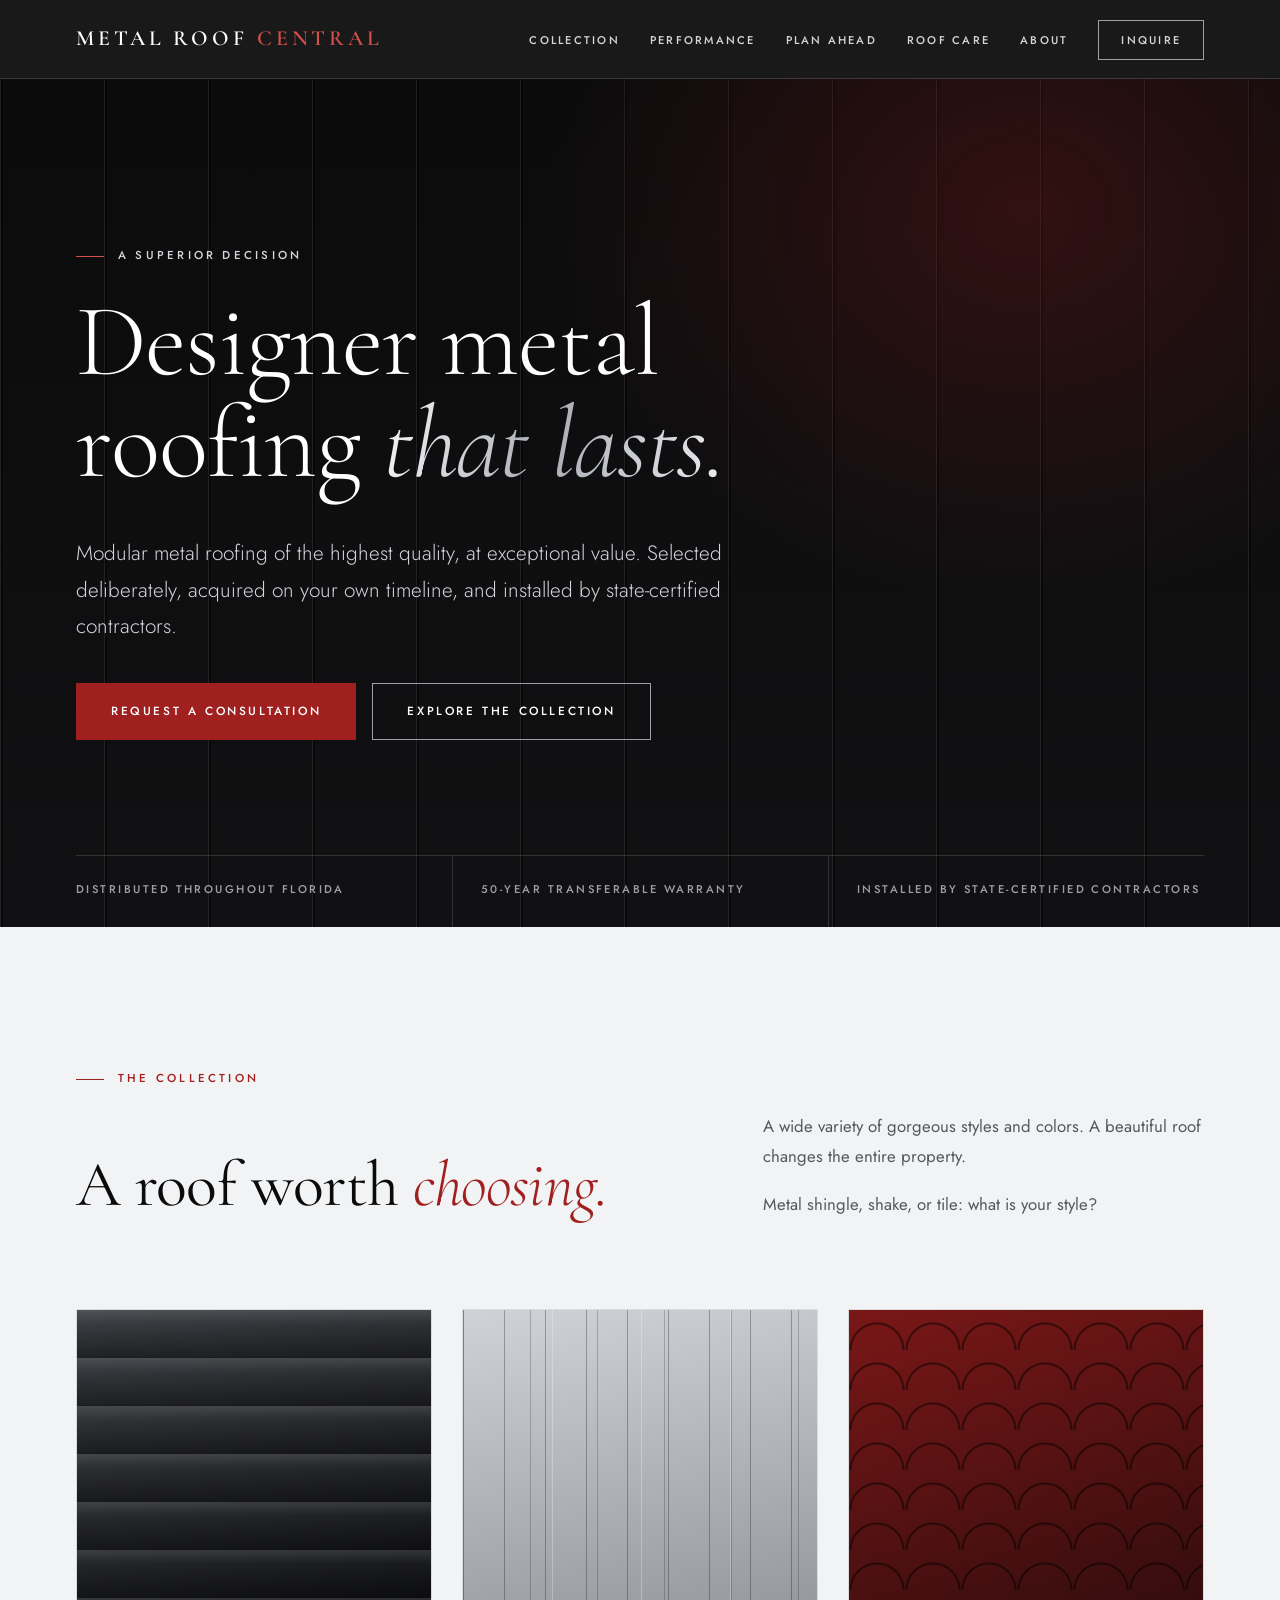
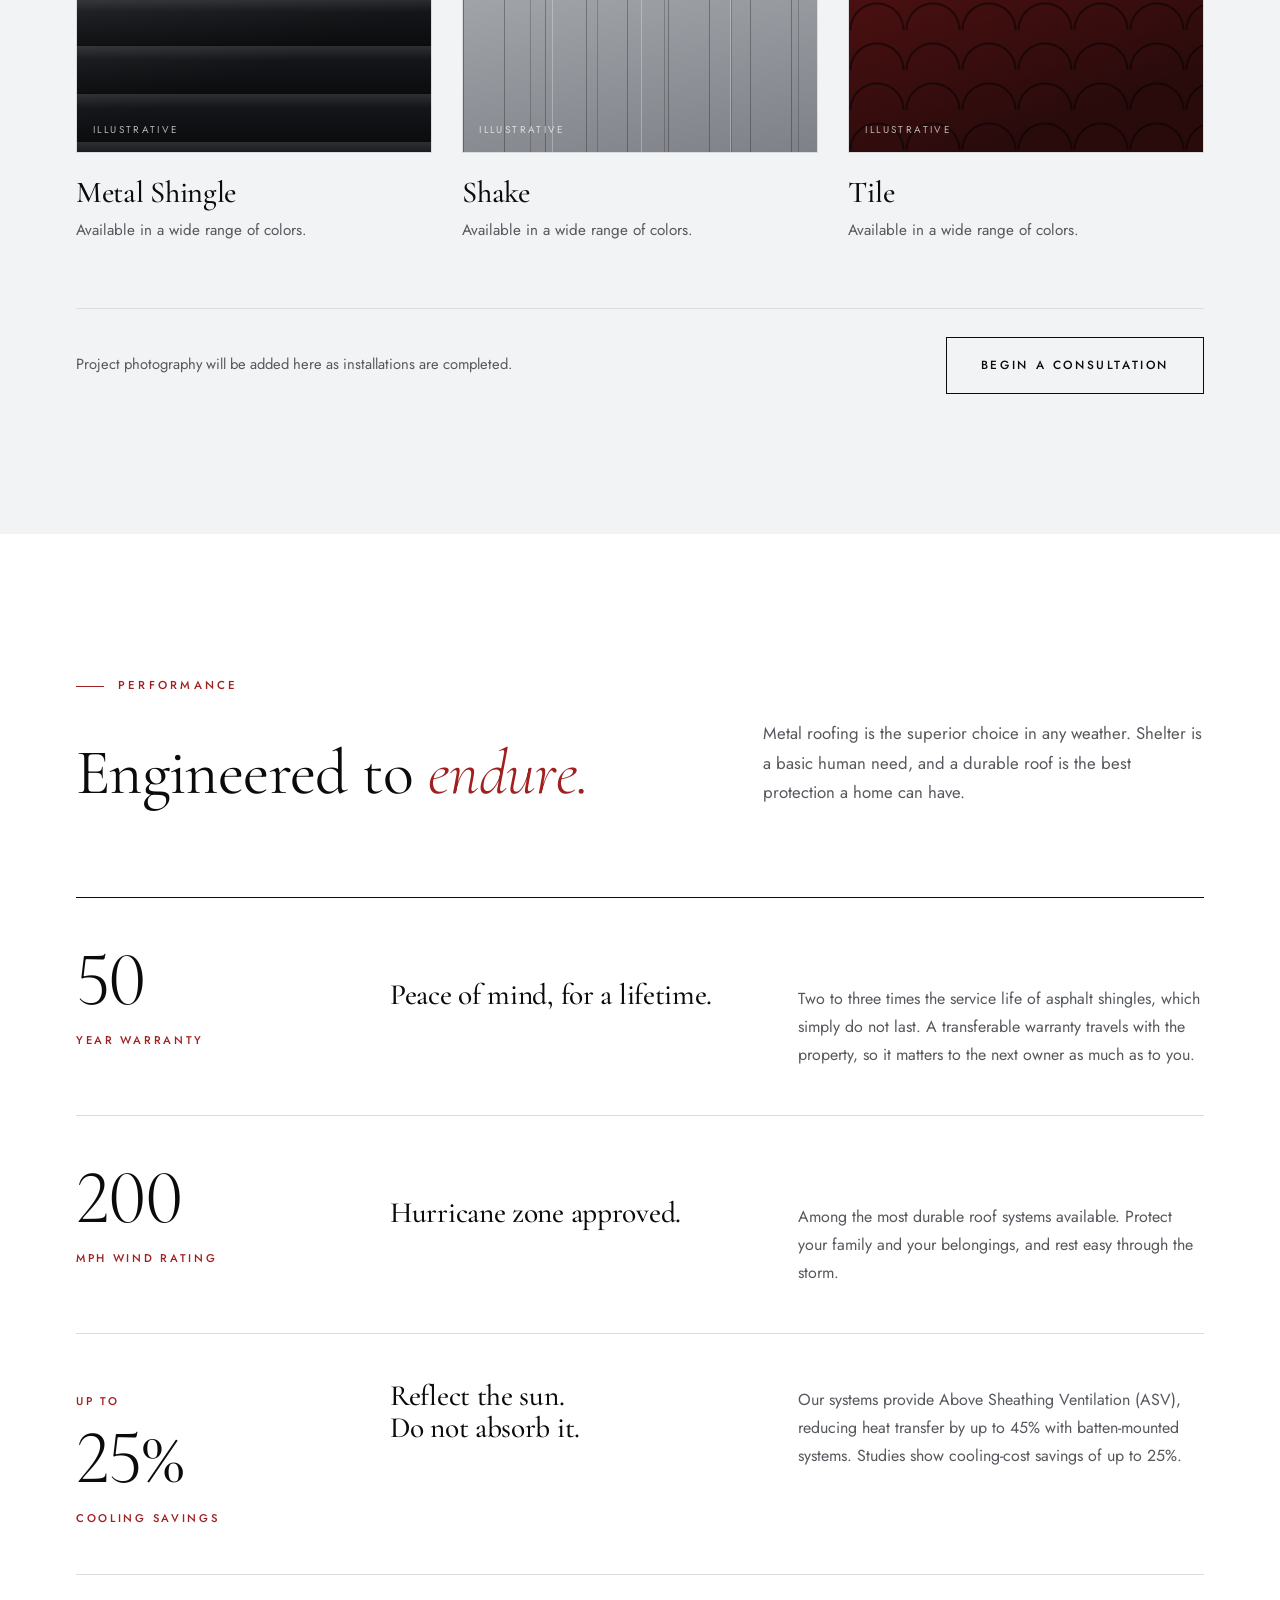
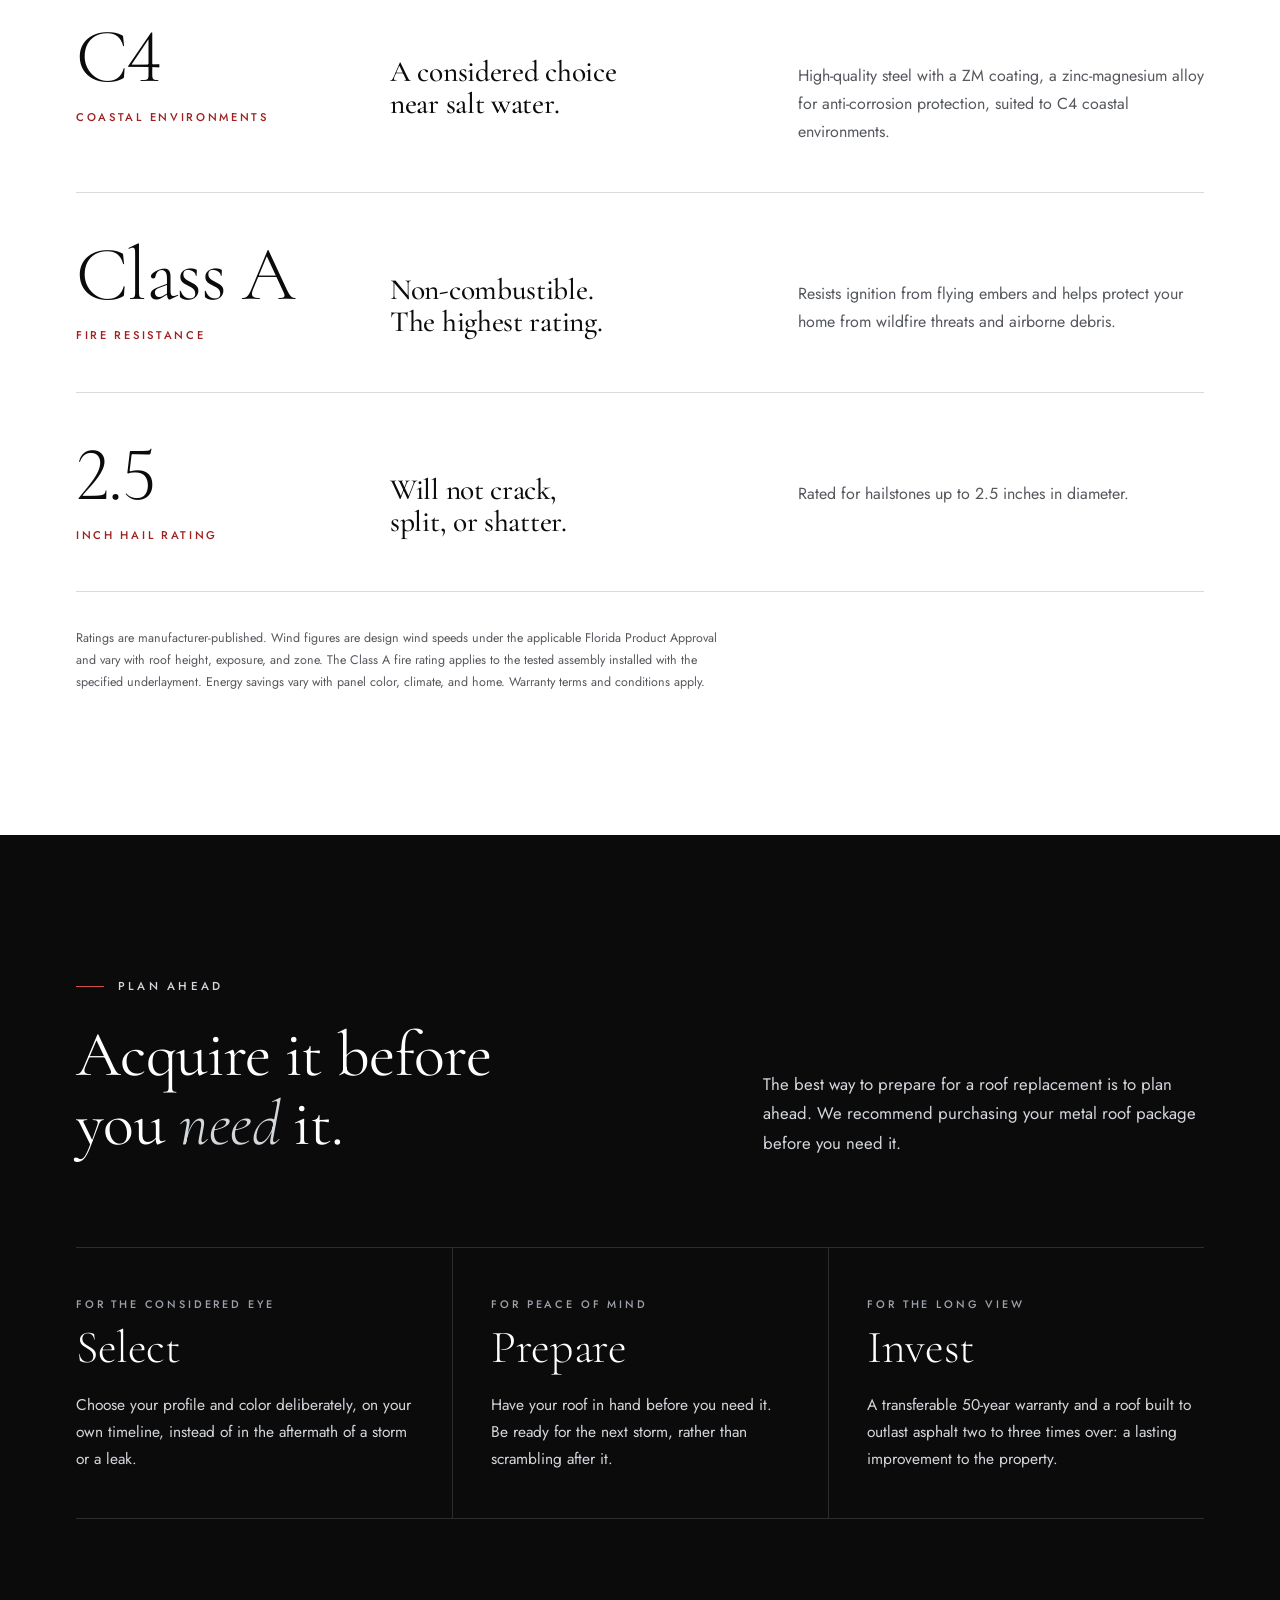
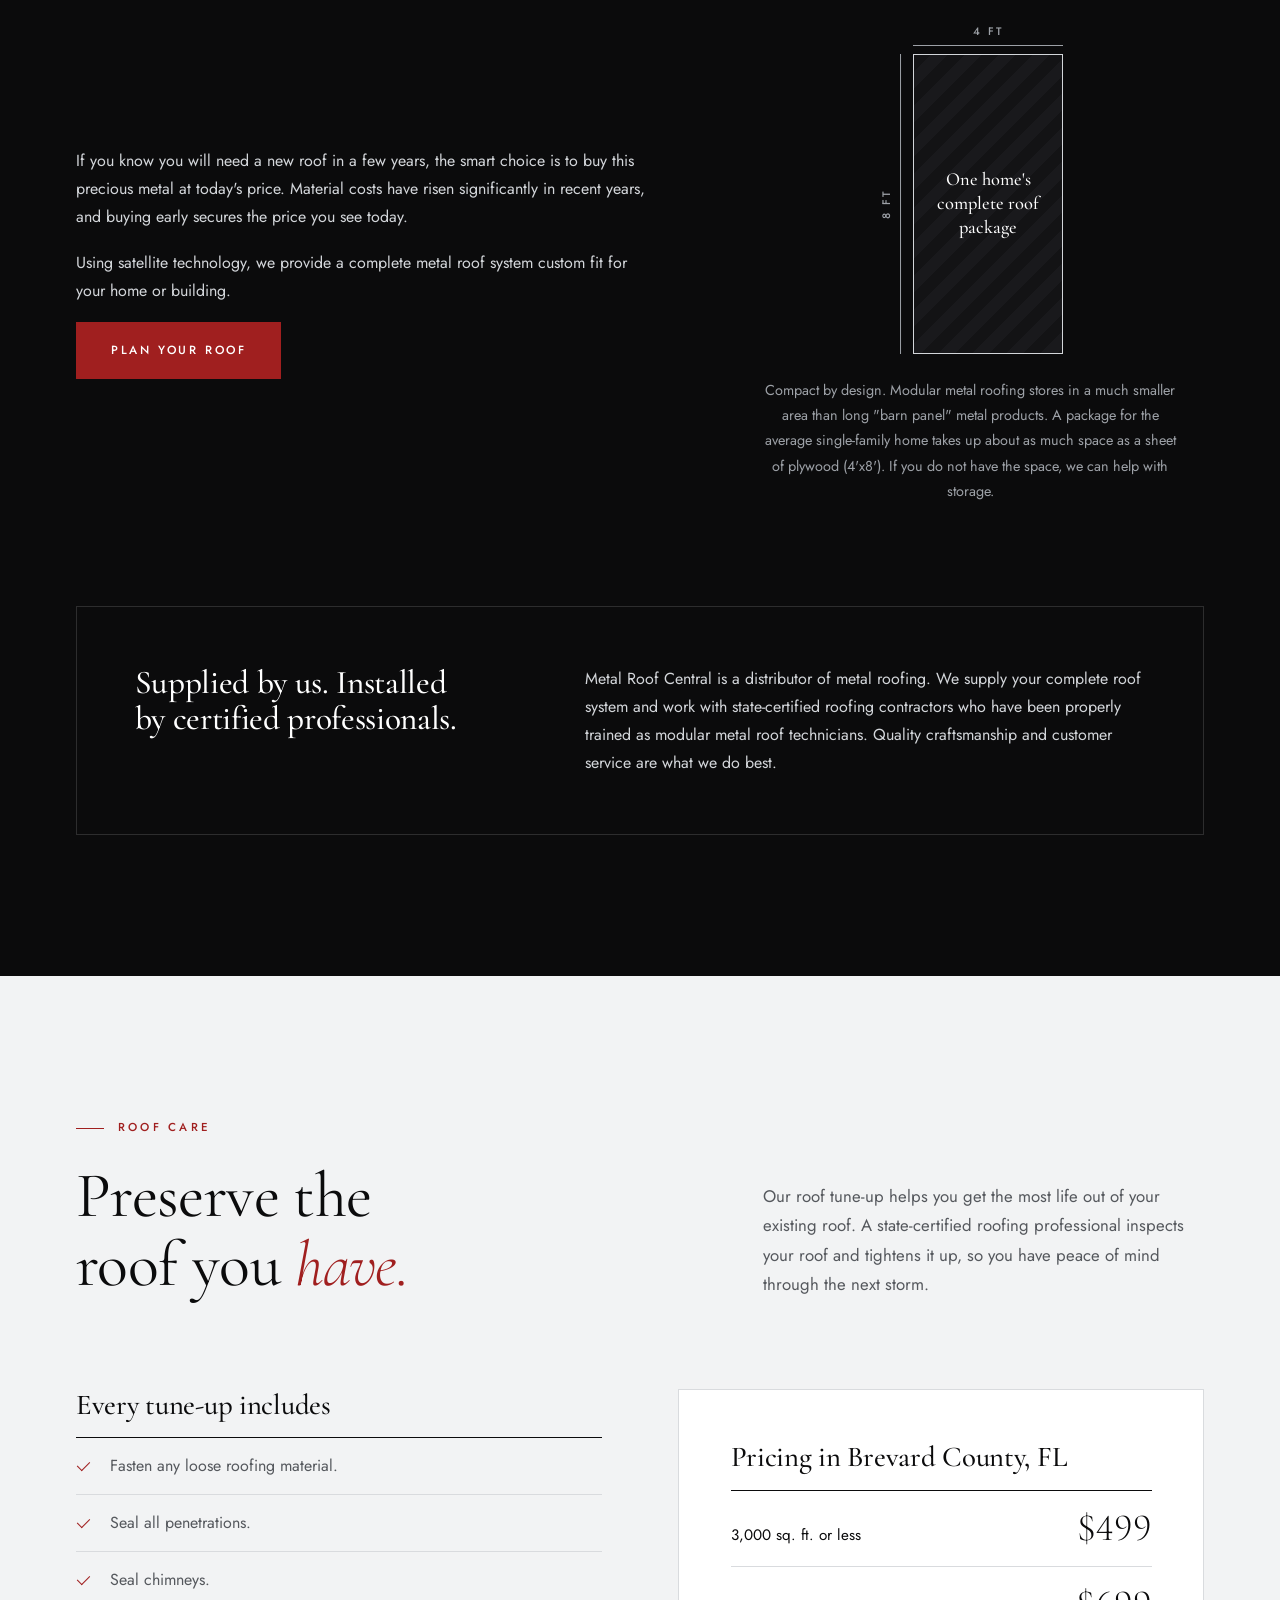
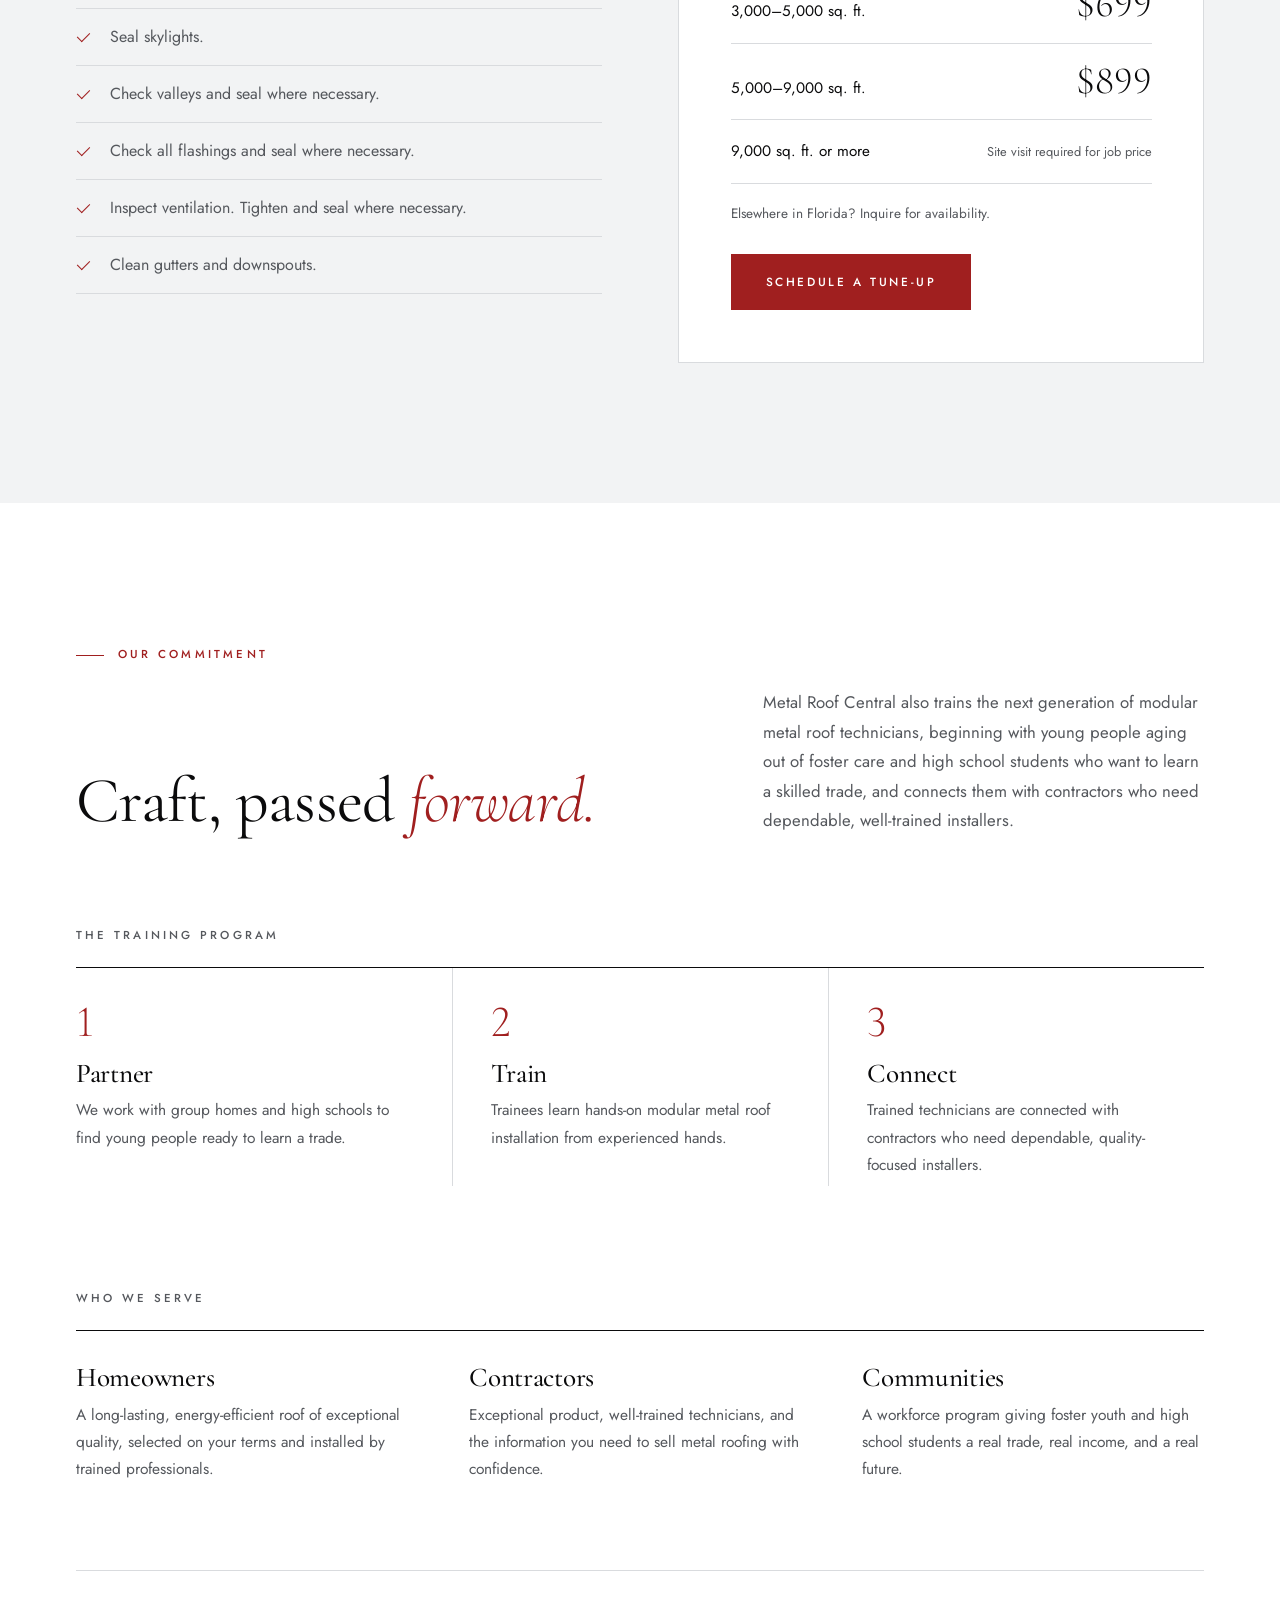
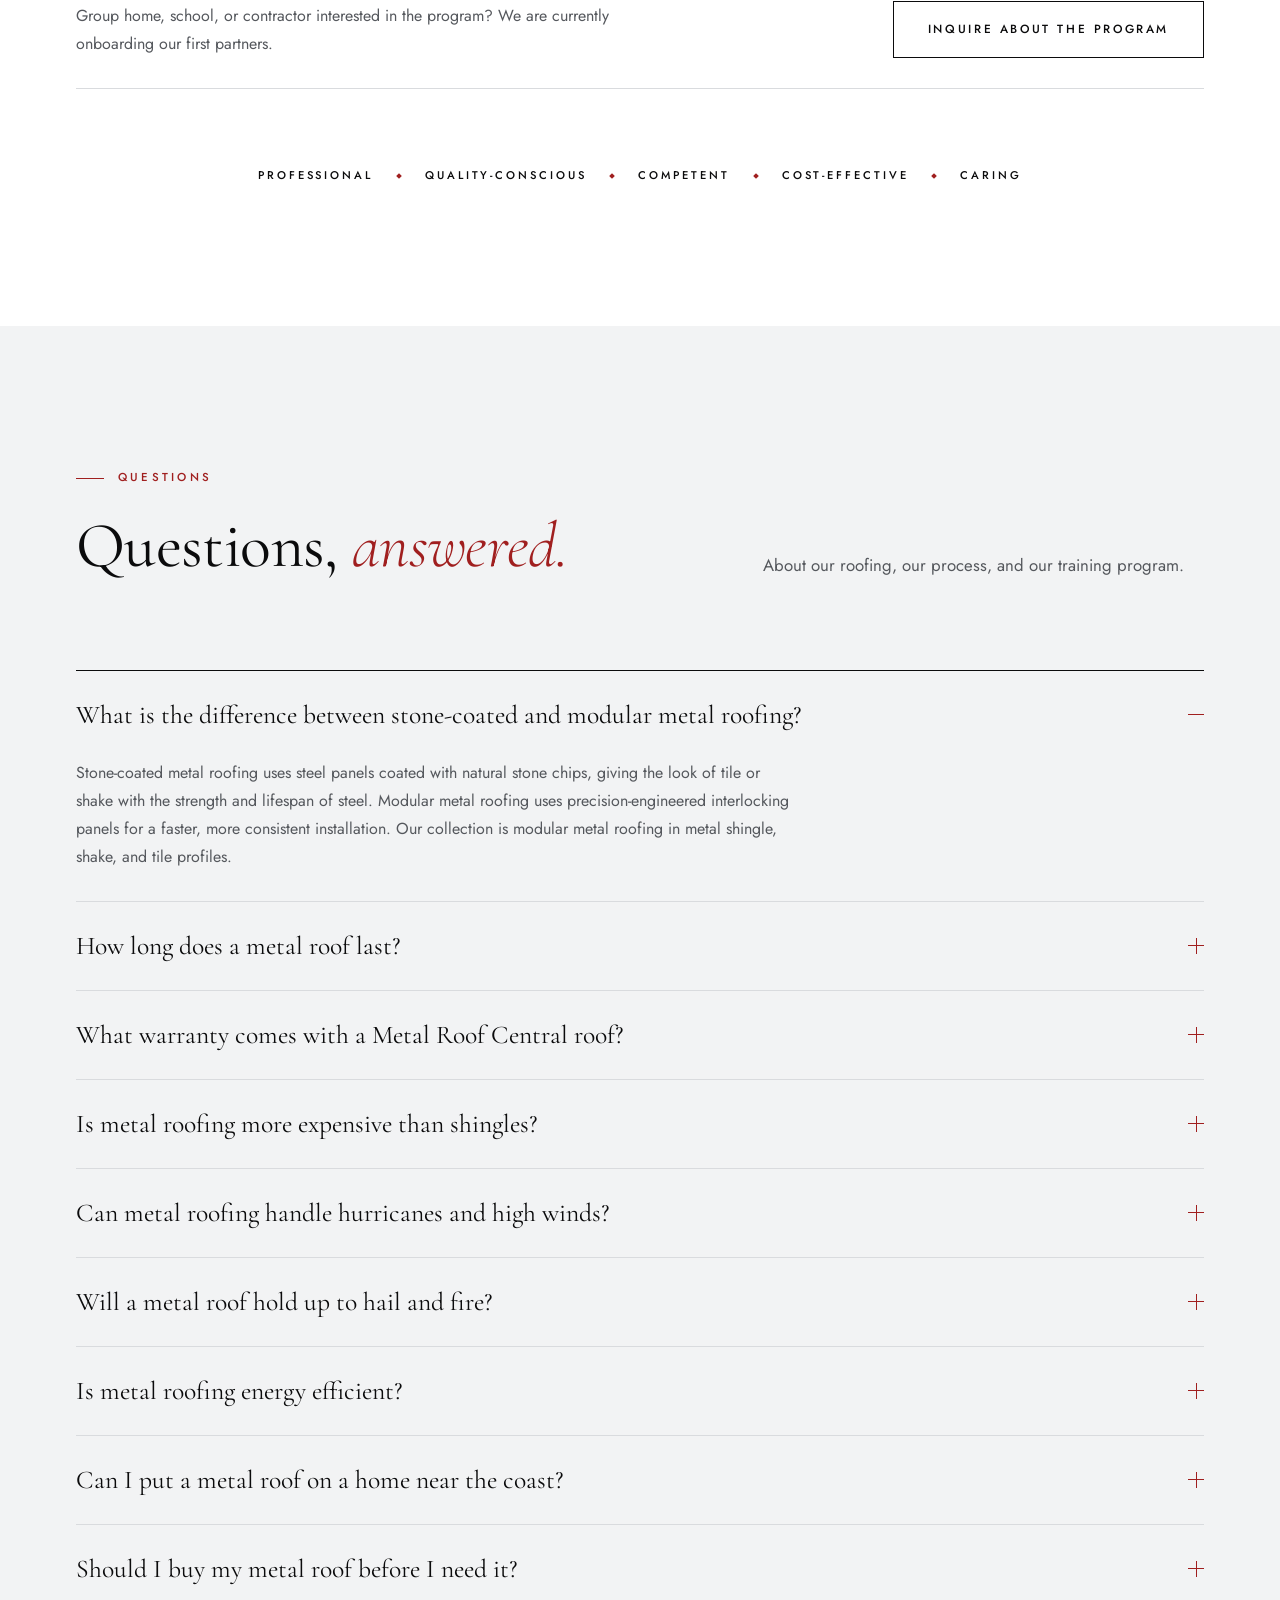
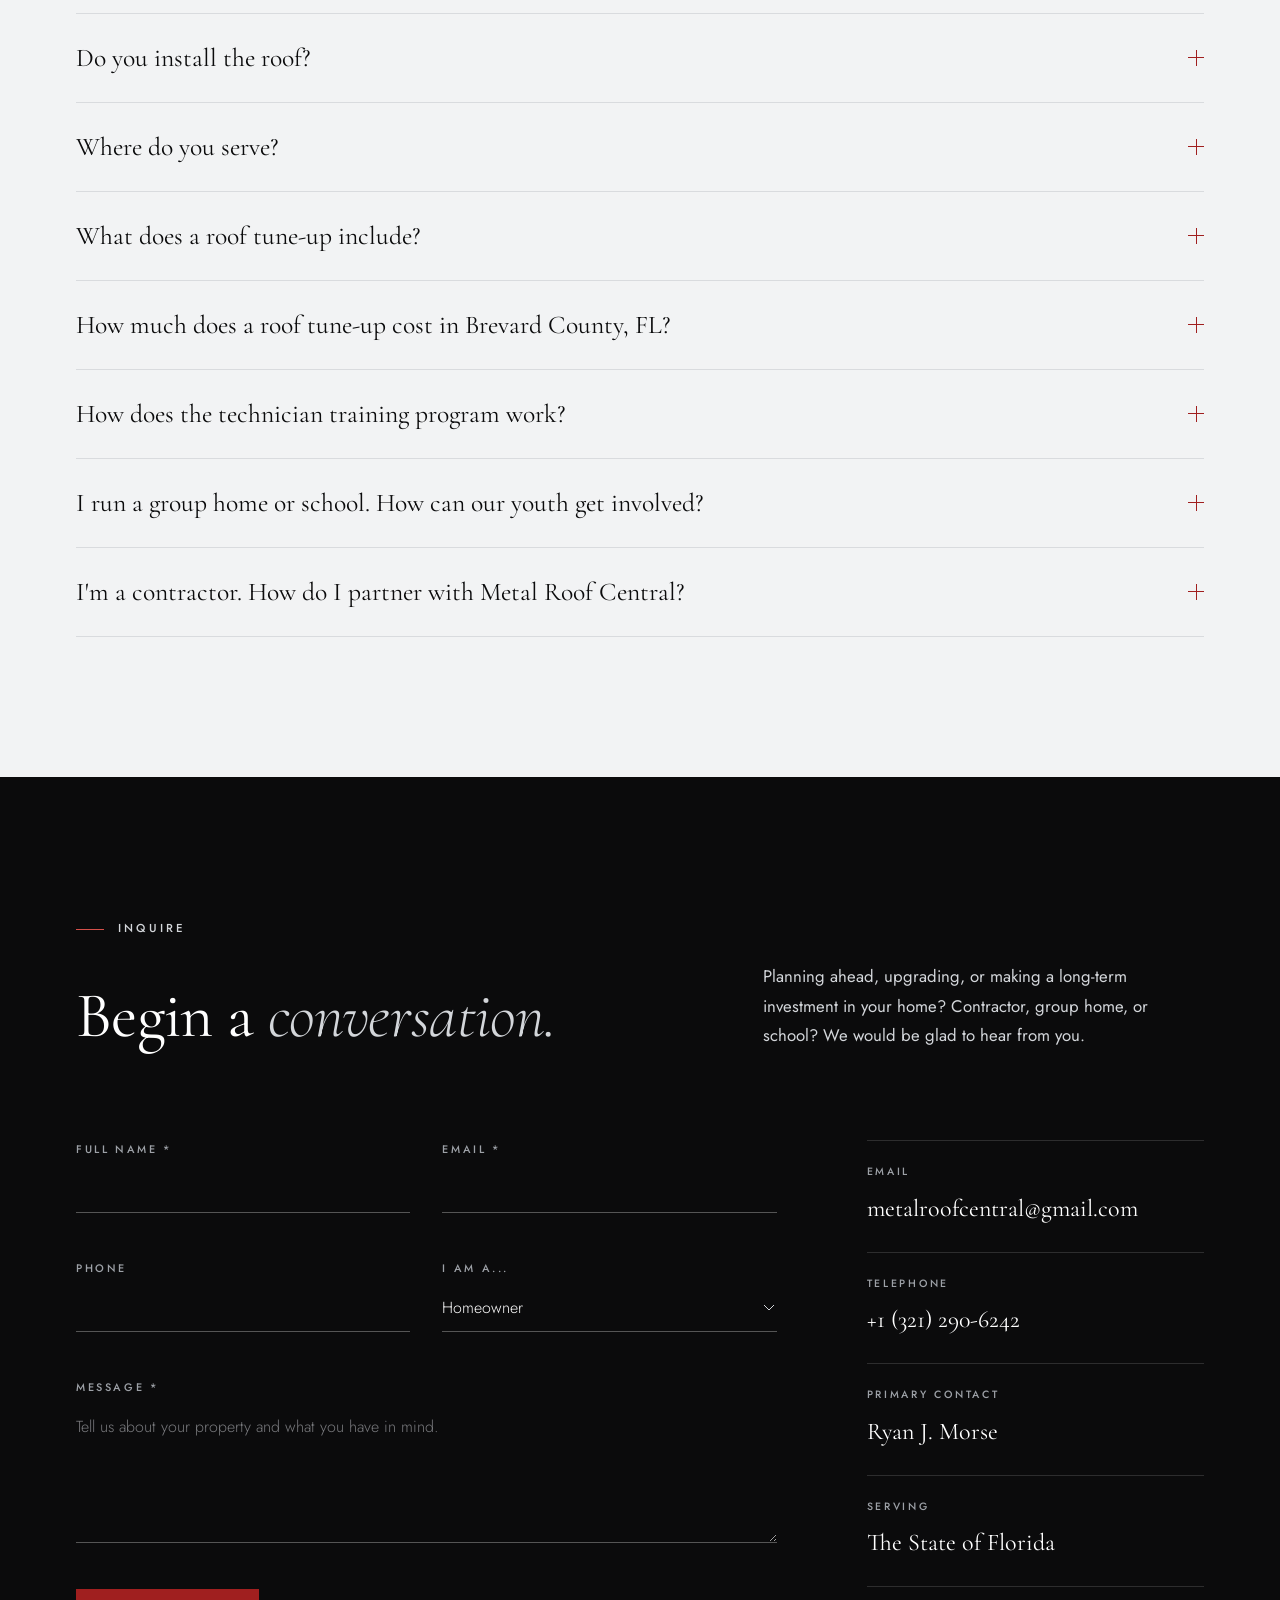
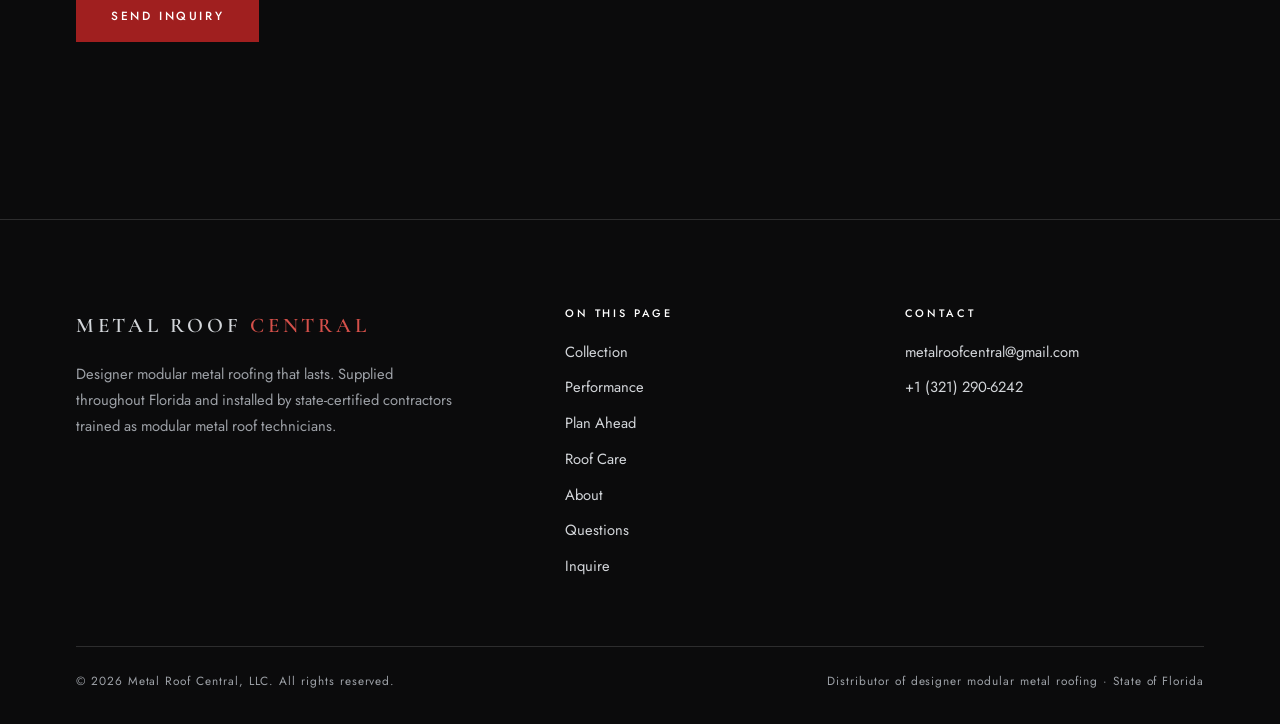
<file: index.html>
<!DOCTYPE html>
<html lang="en">
<head>
<meta charset="UTF-8">
<meta name="viewport" content="width=device-width, initial-scale=1.0">
<title>Metal Roof Central | Designer Modular Metal Roofing Distributor, Florida</title>
<meta name="description" content="Designer modular metal roofing with a 50-year transferable warranty, hurricane zone approval, and Class A fire resistance. Distributed throughout the state of Florida.">
<meta name="keywords" content="metal roofs, stone coated metal roofs, modular metal roofs, metal shingles, metal tiles, metal roofing distributor Florida, long lasting roofing, energy efficient roofing, hurricane zone roofing, 50 year warranty metal roof, roof tune-up Brevard County, metal roof technician training">
<meta name="robots" content="index, follow">
<link rel="canonical" href="https://www.metalroofcentral.com/">

<!-- Open Graph / social preview -->
<meta property="og:type" content="website">
<meta property="og:site_name" content="Metal Roof Central">
<meta property="og:title" content="Metal Roof Central | Designer Modular Metal Roofing Distributor, Florida">
<meta property="og:description" content="Designer modular metal roofing of the highest quality. 50-year transferable warranty, hurricane zone approved, installed by state-certified contractors.">
<meta property="og:url" content="https://www.metalroofcentral.com/">
<meta property="og:image" content="https://www.metalroofcentral.com/images/og-cover.jpg">
<meta name="twitter:card" content="summary_large_image">

<link rel="preconnect" href="https://fonts.googleapis.com">
<link rel="preconnect" href="https://fonts.gstatic.com" crossorigin>
<link href="https://fonts.googleapis.com/css2?family=Cormorant+Garamond:ital,wght@0,300;0,400;0,500;0,600;1,300;1,400&family=Jost:wght@300;400;500&display=swap" rel="stylesheet">
<link rel="stylesheet" href="css/style.css">

<!-- Structured data: who we are (helps Google + AI answer engines identify the business) -->
<script type="application/ld+json">
{
  "@context": "https://schema.org",
  "@type": "Store",
  "name": "Metal Roof Central",
  "legalName": "Metal Roof Central, LLC",
  "url": "https://www.metalroofcentral.com/",
  "description": "Metal Roof Central is a distributor of designer modular metal roofing (metal shingle, shake, and tile) with a 50-year transferable warranty, hurricane zone approval, and Class A fire resistance. Roof systems are installed by state-certified contractors trained as modular metal roof technicians. The company also offers roof tune-ups in Brevard County, FL, and trains a new workforce of roofing technicians, including youth aging out of foster care and high school students.",
  "email": "metalroofcentral@gmail.com",
  "telephone": "+1-321-290-6242",
  "founder": { "@type": "Person", "name": "Ryan J. Morse" },
  "areaServed": { "@type": "State", "name": "Florida" },
  "hasOfferCatalog": {
    "@type": "OfferCatalog",
    "name": "Roof tune-ups (Brevard County, FL)",
    "itemListElement": [
      { "@type": "Offer", "name": "Roof tune-up, 3,000 sq. ft. or less", "price": "499", "priceCurrency": "USD", "areaServed": { "@type": "AdministrativeArea", "name": "Brevard County, Florida" }, "itemOffered": { "@type": "Service", "name": "Roof tune-up" } },
      { "@type": "Offer", "name": "Roof tune-up, 3,000–5,000 sq. ft.", "price": "699", "priceCurrency": "USD", "areaServed": { "@type": "AdministrativeArea", "name": "Brevard County, Florida" }, "itemOffered": { "@type": "Service", "name": "Roof tune-up" } },
      { "@type": "Offer", "name": "Roof tune-up, 5,000–9,000 sq. ft.", "price": "899", "priceCurrency": "USD", "areaServed": { "@type": "AdministrativeArea", "name": "Brevard County, Florida" }, "itemOffered": { "@type": "Service", "name": "Roof tune-up" } }
    ]
  },
  "sameAs": []
}
</script>

<!-- Structured data: FAQ (must match the visible FAQ text on this page exactly) -->
<script type="application/ld+json">
{
  "@context": "https://schema.org",
  "@type": "FAQPage",
  "mainEntity": [
    {
      "@type": "Question",
      "name": "What is the difference between stone-coated and modular metal roofing?",
      "acceptedAnswer": { "@type": "Answer", "text": "Stone-coated metal roofing uses steel panels coated with natural stone chips, giving the look of tile or shake with the strength and lifespan of steel. Modular metal roofing uses precision-engineered interlocking panels for a faster, more consistent installation. Our collection is modular metal roofing in metal shingle, shake, and tile profiles." }
    },
    {
      "@type": "Question",
      "name": "How long does a metal roof last?",
      "acceptedAnswer": { "@type": "Answer", "text": "A properly installed metal roof typically lasts 40 to 70 years or more, compared with roughly 15 to 30 years for asphalt shingles." }
    },
    {
      "@type": "Question",
      "name": "What warranty comes with a Metal Roof Central roof?",
      "acceptedAnswer": { "@type": "Answer", "text": "Our roof systems carry a 50-year warranty. The warranty is transferable to the next owner of the property, which makes a metal roof a sound long-term investment if you plan to sell. Terms and conditions apply." }
    },
    {
      "@type": "Question",
      "name": "Is metal roofing more expensive than shingles?",
      "acceptedAnswer": { "@type": "Answer", "text": "The upfront cost is typically higher than asphalt shingles, but a metal roof's longevity, energy savings, and low maintenance can make it the more economical choice over the life of the home." }
    },
    {
      "@type": "Question",
      "name": "Can metal roofing handle hurricanes and high winds?",
      "acceptedAnswer": { "@type": "Answer", "text": "Yes. Our roof systems are hurricane zone approved and carry a 200 MPH wind rating. Actual wind limits depend on roof height, exposure, and zone, as described in the applicable Florida Product Approval." }
    },
    {
      "@type": "Question",
      "name": "Will a metal roof hold up to hail and fire?",
      "acceptedAnswer": { "@type": "Answer", "text": "Yes. Our roofs are rated for hail up to 2.5 inches and will not crack, split, or shatter. They also carry a non-combustible Class A fire rating, the highest available, when installed as specified, which resists ignition from flying embers." }
    },
    {
      "@type": "Question",
      "name": "Is metal roofing energy efficient?",
      "acceptedAnswer": { "@type": "Answer", "text": "Yes. Metal reflects the sun rather than absorbing it. Our systems provide Above Sheathing Ventilation (ASV), which reduces heat transfer by up to 45% with batten-mounted systems, and studies show cooling-cost savings of up to 25%." }
    },
    {
      "@type": "Question",
      "name": "Can I put a metal roof on a home near the coast?",
      "acceptedAnswer": { "@type": "Answer", "text": "Yes. Our roofs use high-quality steel with a ZM coating, a zinc-magnesium alloy that protects against corrosion, and are suited to C4 coastal environments. For properties very close to the shoreline, we will confirm suitability and warranty coverage with you." }
    },
    {
      "@type": "Question",
      "name": "Should I buy my metal roof before I need it?",
      "acceptedAnswer": { "@type": "Answer", "text": "We recommend it. Material costs have risen significantly in recent years, so buying early secures today's price. Modular roofing also stores compactly: a package for the average single-family home takes up about as much space as a 4-foot by 8-foot sheet of plywood, and if you lack the space, we can help with storage." }
    },
    {
      "@type": "Question",
      "name": "Do you install the roof?",
      "acceptedAnswer": { "@type": "Answer", "text": "No. Metal Roof Central is a distributor. We supply your complete roof system and work with state-certified roofing contractors who have been trained as modular metal roof technicians." }
    },
    {
      "@type": "Question",
      "name": "Where do you serve?",
      "acceptedAnswer": { "@type": "Answer", "text": "We serve the state of Florida. The roof tune-up pricing shown on this page is for Brevard County, FL." }
    },
    {
      "@type": "Question",
      "name": "What does a roof tune-up include?",
      "acceptedAnswer": { "@type": "Answer", "text": "A state-certified roofing professional inspects your roof and tightens it up. A tune-up includes fastening any loose roofing material, sealing all penetrations, chimneys, and skylights, checking valleys and flashings and sealing where necessary, inspecting ventilation and tightening and sealing where necessary, and cleaning gutters and downspouts." }
    },
    {
      "@type": "Question",
      "name": "How much does a roof tune-up cost in Brevard County, FL?",
      "acceptedAnswer": { "@type": "Answer", "text": "In Brevard County, FL, a roof tune-up is $499 for 3,000 sq. ft. or less, $699 for 3,000-5,000 sq. ft., and $899 for 5,000-9,000 sq. ft. For 9,000 sq. ft. or more, a site visit is required to price the job." }
    },
    {
      "@type": "Question",
      "name": "How does the technician training program work?",
      "acceptedAnswer": { "@type": "Answer", "text": "We partner with foster care group homes and high schools to identify young people who want to learn a trade. Trainees learn hands-on modular metal roof installation, and are then connected with contractor partners who need reliable, trained help." }
    },
    {
      "@type": "Question",
      "name": "I run a group home or school. How can our youth get involved?",
      "acceptedAnswer": { "@type": "Answer", "text": "We are actively onboarding our first group home and school partners. Contact us to start a conversation." }
    },
    {
      "@type": "Question",
      "name": "I'm a contractor. How do I partner with Metal Roof Central?",
      "acceptedAnswer": { "@type": "Answer", "text": "Reach out through our contact form and tell us your location and needs. We will follow up to discuss product supply, partnership, and installer availability." }
    }
  ]
}
</script>
</head>
<body>

<header class="site-header">
  <div class="container nav">
    <a href="#top" class="logo" aria-label="Metal Roof Central, back to top">Metal Roof <span>Central</span></a>
    <button class="nav-toggle" aria-label="Toggle navigation">
      <span></span><span></span><span></span>
    </button>
    <ul class="nav-links">
      <li><a href="#collection">Collection</a></li>
      <li><a href="#performance">Performance</a></li>
      <li><a href="#plan-ahead">Plan Ahead</a></li>
      <li><a href="#roof-care">Roof Care</a></li>
      <li><a href="#commitment">About</a></li>
      <li><a href="#contact" class="nav-cta">Inquire</a></li>
    </ul>
  </div>
</header>

<main>

<!-- ======================================================================
     HERO
     ====================================================================== -->
<!-- EDIT: Hero headline / subheadline -->
<section class="hero" id="top">
  <div class="container">
    <div class="hero-inner">
      <span class="eyebrow">A Superior Decision</span>
      <h1>Designer metal roofing <em>that lasts.</em></h1>
      <p class="lead">Modular metal roofing of the highest quality, at exceptional value. Selected deliberately, acquired on your own timeline, and installed by state-certified contractors.</p>
      <div class="cta-row">
        <a href="#contact" class="btn btn-primary">Request a Consultation</a>
        <a href="#collection" class="btn btn-outline">Explore the Collection</a>
      </div>
    </div>
    <ul class="hero-meta">
      <li>Distributed throughout Florida</li>
      <li>50-year transferable warranty</li>
      <li>Installed by state-certified contractors</li>
    </ul>
  </div>
</section>

<!-- ======================================================================
     COLLECTION (design + photo gallery)
     ====================================================================== -->
<section class="section section--mist" id="collection">
  <div class="container">
    <div class="section-head">
      <span class="eyebrow">The Collection</span>
      <h2>A roof worth <em>choosing.</em></h2>
      <div class="lede">
        <p>A wide variety of gorgeous styles and colors. A beautiful roof changes the entire property.</p>
        <p>Metal shingle, shake, or tile: what is your style?</p>
      </div>
    </div>

    <!-- EDIT: When project photography is ready, replace each .profile-art div with <img src="images/your-photo.jpg" alt="..."> -->
    <div class="profile-grid">
      <figure class="profile">
        <div class="profile-art art-shingle" role="img" aria-label="Illustration of the metal shingle profile"></div>
        <figcaption>
          <h3>Metal Shingle</h3>
          <p>Available in a wide range of colors.</p>
        </figcaption>
      </figure>
      <figure class="profile">
        <div class="profile-art art-shake" role="img" aria-label="Illustration of the metal shake profile"></div>
        <figcaption>
          <h3>Shake</h3>
          <p>Available in a wide range of colors.</p>
        </figcaption>
      </figure>
      <figure class="profile">
        <div class="profile-art art-tile" role="img" aria-label="Illustration of the metal tile profile"></div>
        <figcaption>
          <h3>Tile</h3>
          <p>Available in a wide range of colors.</p>
        </figcaption>
      </figure>
    </div>

    <div class="collection-note">
      <p>Project photography will be added here as installations are completed.</p>
      <a href="#contact" class="btn btn-outline-dark">Begin a Consultation</a>
    </div>
  </div>
</section>

<!-- ======================================================================
     PERFORMANCE
     ====================================================================== -->
<section class="section" id="performance">
  <div class="container">
    <div class="section-head">
      <span class="eyebrow">Performance</span>
      <h2>Engineered to <em>endure.</em></h2>
      <div class="lede">
        <p>Metal roofing is the superior choice in any weather. Shelter is a basic human need, and a durable roof is the best protection a home can have.</p>
      </div>
    </div>

    <!-- EDIT: each row is one <article class="spec">. Keep the numbers in sync with the FAQ and structured data in <head>. -->
    <div class="spec-list">
      <article class="spec">
        <div class="spec-stat">
          <span class="stat">50</span>
          <span class="stat-unit">Year warranty</span>
        </div>
        <h3>Peace of mind, for a lifetime.</h3>
        <p>Two to three times the service life of asphalt shingles, which simply do not last. A transferable warranty travels with the property, so it matters to the next owner as much as to you.</p>
      </article>

      <article class="spec">
        <div class="spec-stat">
          <span class="stat">200</span>
          <span class="stat-unit">MPH wind rating</span>
        </div>
        <h3>Hurricane zone approved.</h3>
        <p>Among the most durable roof systems available. Protect your family and your belongings, and rest easy through the storm.</p>
      </article>

      <article class="spec">
        <div class="spec-stat">
          <span class="stat-pre">Up to</span>
          <span class="stat">25%</span>
          <span class="stat-unit">Cooling savings</span>
        </div>
        <h3>Reflect the sun. Do not absorb it.</h3>
        <p>Our systems provide Above Sheathing Ventilation (ASV), reducing heat transfer by up to 45% with batten-mounted systems. Studies show cooling-cost savings of up to 25%.</p>
      </article>

      <article class="spec">
        <div class="spec-stat">
          <span class="stat">C4</span>
          <span class="stat-unit">Coastal environments</span>
        </div>
        <h3>A considered choice near salt water.</h3>
        <p>High-quality steel with a ZM coating, a zinc-magnesium alloy for anti-corrosion protection, suited to C4 coastal environments.</p>
      </article>

      <article class="spec">
        <div class="spec-stat">
          <span class="stat">Class A</span>
          <span class="stat-unit">Fire resistance</span>
        </div>
        <h3>Non-combustible. The highest rating.</h3>
        <p>Resists ignition from flying embers and helps protect your home from wildfire threats and airborne debris.</p>
      </article>

      <article class="spec">
        <div class="spec-stat">
          <span class="stat">2.5</span>
          <span class="stat-unit">Inch hail rating</span>
        </div>
        <h3>Will not crack, split, or shatter.</h3>
        <p>Rated for hailstones up to 2.5 inches in diameter.</p>
      </article>
    </div>

    <p class="fine-print">Ratings are manufacturer-published. Wind figures are design wind speeds under the applicable Florida Product Approval and vary with roof height, exposure, and zone. The Class A fire rating applies to the tested assembly installed with the specified underlayment. Energy savings vary with panel color, climate, and home. Warranty terms and conditions apply.</p>
  </div>
</section>

<!-- ======================================================================
     PLAN AHEAD
     ====================================================================== -->
<section class="section section--ink" id="plan-ahead">
  <div class="container">
    <div class="section-head">
      <span class="eyebrow">Plan Ahead</span>
      <h2>Acquire it before you <em>need</em> it.</h2>
      <div class="lede">
        <p>The best way to prepare for a roof replacement is to plan ahead. We recommend purchasing your metal roof package before you need it.</p>
      </div>
    </div>

    <div class="motives">
      <article class="motive">
        <span class="motive-label">For the considered eye</span>
        <h3>Select</h3>
        <p>Choose your profile and color deliberately, on your own timeline, instead of in the aftermath of a storm or a leak.</p>
      </article>
      <article class="motive">
        <span class="motive-label">For peace of mind</span>
        <h3>Prepare</h3>
        <p>Have your roof in hand before you need it. Be ready for the next storm, rather than scrambling after it.</p>
      </article>
      <article class="motive">
        <span class="motive-label">For the long view</span>
        <h3>Invest</h3>
        <p>A transferable 50-year warranty and a roof built to outlast asphalt two to three times over: a lasting improvement to the property.</p>
      </article>
    </div>

    <div class="split">
      <div>
        <p>If you know you will need a new roof in a few years, the smart choice is to buy this precious metal at today's price. Material costs have risen significantly in recent years, and buying early secures the price you see today.</p>
        <p>Using satellite technology, we provide a complete metal roof system custom fit for your home or building.</p>
        <a href="#contact" class="btn btn-primary" data-prefill="I'd like to plan a metal roof purchase ahead of time. Property type and approximate size: ">Plan Your Roof</a>
      </div>

      <figure class="sheet-figure">
        <div class="sheet-grid">
          <span class="dim dim-h">4 ft</span>
          <span class="dim dim-v">8 ft</span>
          <div class="sheet">One home's complete roof package</div>
        </div>
        <figcaption>Compact by design. Modular metal roofing stores in a much smaller area than long "barn panel" metal products. A package for the average single-family home takes up about as much space as a sheet of plywood (4'x8'). If you do not have the space, we can help with storage.</figcaption>
      </figure>
    </div>

    <div class="note-panel">
      <h3>Supplied by us. Installed by certified professionals.</h3>
      <p>Metal Roof Central is a distributor of metal roofing. We supply your complete roof system and work with state-certified roofing contractors who have been properly trained as modular metal roof technicians. Quality craftsmanship and customer service are what we do best.</p>
    </div>
  </div>
</section>

<!-- ======================================================================
     ROOF CARE (TUNE-UPS)
     ====================================================================== -->
<section class="section section--mist" id="roof-care">
  <div class="container">
    <div class="section-head">
      <span class="eyebrow">Roof Care</span>
      <h2>Preserve the roof you <em>have.</em></h2>
      <div class="lede">
        <p>Our roof tune-up helps you get the most life out of your existing roof. A state-certified roofing professional inspects your roof and tightens it up, so you have peace of mind through the next storm.</p>
      </div>
    </div>

    <div class="care-grid">
      <div class="care-includes">
        <h3>Every tune-up includes</h3>
        <ul class="check-list">
          <li>Fasten any loose roofing material.</li>
          <li>Seal all penetrations.</li>
          <li>Seal chimneys.</li>
          <li>Seal skylights.</li>
          <li>Check valleys and seal where necessary.</li>
          <li>Check all flashings and seal where necessary.</li>
          <li>Inspect ventilation. Tighten and seal where necessary.</li>
          <li>Clean gutters and downspouts.</li>
        </ul>
      </div>

      <!-- EDIT: update prices here, and keep the matching FAQ answer + structured data in <head> in sync -->
      <div class="pricing-panel">
        <h3>Pricing in Brevard County, FL</h3>
        <dl class="price-list">
          <div class="price-row"><dt>3,000 sq. ft. or less</dt><dd>$499</dd></div>
          <div class="price-row"><dt>3,000–5,000 sq. ft.</dt><dd>$699</dd></div>
          <div class="price-row"><dt>5,000–9,000 sq. ft.</dt><dd>$899</dd></div>
          <div class="price-row"><dt>9,000 sq. ft. or more</dt><dd class="price-note">Site visit required for job price</dd></div>
        </dl>
        <p class="price-foot">Elsewhere in Florida? Inquire for availability.</p>
        <a href="#contact" class="btn btn-primary" data-prefill="I'd like to schedule a roof tune-up. Approximate home size (sq. ft.) and county: ">Schedule a Tune-Up</a>
      </div>
    </div>
  </div>
</section>

<!-- ======================================================================
     COMMITMENT (ABOUT + TRAINING PROGRAM)
     ====================================================================== -->
<section class="section" id="commitment">
  <div class="container">
    <div class="section-head">
      <span class="eyebrow">Our Commitment</span>
      <h2>Craft, passed <em>forward.</em></h2>
      <div class="lede">
        <p>Metal Roof Central also trains the next generation of modular metal roof technicians, beginning with young people aging out of foster care and high school students who want to learn a skilled trade, and connects them with contractors who need dependable, well-trained installers.</p>
      </div>
    </div>

    <p class="subhead">The Training Program</p>
    <ol class="steps">
      <li class="step">
        <span class="step-num">1</span>
        <h3>Partner</h3>
        <p>We work with group homes and high schools to find young people ready to learn a trade.</p>
      </li>
      <li class="step">
        <span class="step-num">2</span>
        <h3>Train</h3>
        <p>Trainees learn hands-on modular metal roof installation from experienced hands.</p>
      </li>
      <li class="step">
        <span class="step-num">3</span>
        <h3>Connect</h3>
        <p>Trained technicians are connected with contractors who need dependable, quality-focused installers.</p>
      </li>
    </ol>

    <p class="subhead">Who We Serve</p>
    <div class="audience">
      <article>
        <h3>Homeowners</h3>
        <p>A long-lasting, energy-efficient roof of exceptional quality, selected on your terms and installed by trained professionals.</p>
      </article>
      <article>
        <h3>Contractors</h3>
        <p>Exceptional product, well-trained technicians, and the information you need to sell metal roofing with confidence.</p>
      </article>
      <article>
        <h3>Communities</h3>
        <p>A workforce program giving foster youth and high school students a real trade, real income, and a real future.</p>
      </article>
    </div>

    <div class="invite">
      <p>Group home, school, or contractor interested in the program? We are currently onboarding our first partners.</p>
      <a href="#contact" class="btn btn-outline-dark" data-prefill="I'm reaching out about the training program as a group home, school, or contractor: ">Inquire About the Program</a>
    </div>

    <ul class="values-line" aria-label="Our values">
      <li>Professional</li>
      <li>Quality-Conscious</li>
      <li>Competent</li>
      <li>Cost-Effective</li>
      <li>Caring</li>
    </ul>
  </div>
</section>

<!-- ======================================================================
     FAQ
     ====================================================================== -->
<section class="section section--mist" id="faq">
  <div class="container">
    <div class="section-head">
      <span class="eyebrow">Questions</span>
      <h2>Questions, <em>answered.</em></h2>
      <div class="lede">
        <p>About our roofing, our process, and our training program.</p>
      </div>
    </div>

    <!-- EDIT: Add/remove FAQ items by copying a .faq-item block. Keep this text in sync with the FAQPage structured data in <head> above. -->
    <div class="faq-list">
      <div class="faq-item open">
        <button class="faq-question"><span>What is the difference between stone-coated and modular metal roofing?</span><span class="plus">+</span></button>
        <div class="faq-answer"><p>Stone-coated metal roofing uses steel panels coated with natural stone chips, giving the look of tile or shake with the strength and lifespan of steel. Modular metal roofing uses precision-engineered interlocking panels for a faster, more consistent installation. Our collection is modular metal roofing in metal shingle, shake, and tile profiles.</p></div>
      </div>

      <div class="faq-item">
        <button class="faq-question"><span>How long does a metal roof last?</span><span class="plus">+</span></button>
        <div class="faq-answer"><p>A properly installed metal roof typically lasts 40 to 70 years or more, compared with roughly 15 to 30 years for asphalt shingles.</p></div>
      </div>

      <div class="faq-item">
        <button class="faq-question"><span>What warranty comes with a Metal Roof Central roof?</span><span class="plus">+</span></button>
        <div class="faq-answer"><p>Our roof systems carry a 50-year warranty. The warranty is transferable to the next owner of the property, which makes a metal roof a sound long-term investment if you plan to sell. Terms and conditions apply.</p></div>
      </div>

      <div class="faq-item">
        <button class="faq-question"><span>Is metal roofing more expensive than shingles?</span><span class="plus">+</span></button>
        <div class="faq-answer"><p>The upfront cost is typically higher than asphalt shingles, but a metal roof's longevity, energy savings, and low maintenance can make it the more economical choice over the life of the home.</p></div>
      </div>

      <div class="faq-item">
        <button class="faq-question"><span>Can metal roofing handle hurricanes and high winds?</span><span class="plus">+</span></button>
        <div class="faq-answer"><p>Yes. Our roof systems are hurricane zone approved and carry a 200 MPH wind rating. Actual wind limits depend on roof height, exposure, and zone, as described in the applicable Florida Product Approval.</p></div>
      </div>

      <div class="faq-item">
        <button class="faq-question"><span>Will a metal roof hold up to hail and fire?</span><span class="plus">+</span></button>
        <div class="faq-answer"><p>Yes. Our roofs are rated for hail up to 2.5 inches and will not crack, split, or shatter. They also carry a non-combustible Class A fire rating, the highest available, when installed as specified, which resists ignition from flying embers.</p></div>
      </div>

      <div class="faq-item">
        <button class="faq-question"><span>Is metal roofing energy efficient?</span><span class="plus">+</span></button>
        <div class="faq-answer"><p>Yes. Metal reflects the sun rather than absorbing it. Our systems provide Above Sheathing Ventilation (ASV), which reduces heat transfer by up to 45% with batten-mounted systems, and studies show cooling-cost savings of up to 25%.</p></div>
      </div>

      <div class="faq-item">
        <button class="faq-question"><span>Can I put a metal roof on a home near the coast?</span><span class="plus">+</span></button>
        <div class="faq-answer"><p>Yes. Our roofs use high-quality steel with a ZM coating, a zinc-magnesium alloy that protects against corrosion, and are suited to C4 coastal environments. For properties very close to the shoreline, we will confirm suitability and warranty coverage with you.</p></div>
      </div>

      <div class="faq-item">
        <button class="faq-question"><span>Should I buy my metal roof before I need it?</span><span class="plus">+</span></button>
        <div class="faq-answer"><p>We recommend it. Material costs have risen significantly in recent years, so buying early secures today's price. Modular roofing also stores compactly: a package for the average single-family home takes up about as much space as a 4-foot by 8-foot sheet of plywood, and if you lack the space, we can help with storage.</p></div>
      </div>

      <div class="faq-item">
        <button class="faq-question"><span>Do you install the roof?</span><span class="plus">+</span></button>
        <div class="faq-answer"><p>No. Metal Roof Central is a distributor. We supply your complete roof system and work with state-certified roofing contractors who have been trained as modular metal roof technicians.</p></div>
      </div>

      <div class="faq-item">
        <button class="faq-question"><span>Where do you serve?</span><span class="plus">+</span></button>
        <div class="faq-answer"><p>We serve the state of Florida. The roof tune-up pricing shown on this page is for Brevard County, FL.</p></div>
      </div>

      <div class="faq-item">
        <button class="faq-question"><span>What does a roof tune-up include?</span><span class="plus">+</span></button>
        <div class="faq-answer"><p>A state-certified roofing professional inspects your roof and tightens it up. A tune-up includes fastening any loose roofing material, sealing all penetrations, chimneys, and skylights, checking valleys and flashings and sealing where necessary, inspecting ventilation and tightening and sealing where necessary, and cleaning gutters and downspouts.</p></div>
      </div>

      <div class="faq-item">
        <button class="faq-question"><span>How much does a roof tune-up cost in Brevard County, FL?</span><span class="plus">+</span></button>
        <div class="faq-answer"><p>In Brevard County, FL, a roof tune-up is $499 for 3,000 sq. ft. or less, $699 for 3,000-5,000 sq. ft., and $899 for 5,000-9,000 sq. ft. For 9,000 sq. ft. or more, a site visit is required to price the job.</p></div>
      </div>

      <div class="faq-item">
        <button class="faq-question"><span>How does the technician training program work?</span><span class="plus">+</span></button>
        <div class="faq-answer"><p>We partner with foster care group homes and high schools to identify young people who want to learn a trade. Trainees learn hands-on modular metal roof installation, and are then connected with contractor partners who need reliable, trained help.</p></div>
      </div>

      <div class="faq-item">
        <button class="faq-question"><span>I run a group home or school. How can our youth get involved?</span><span class="plus">+</span></button>
        <div class="faq-answer"><p>We are actively onboarding our first group home and school partners. <a href="#contact">Contact us</a> to start a conversation.</p></div>
      </div>

      <div class="faq-item">
        <button class="faq-question"><span>I'm a contractor. How do I partner with Metal Roof Central?</span><span class="plus">+</span></button>
        <div class="faq-answer"><p><a href="#contact">Reach out through our contact form</a> and tell us your location and needs. We will follow up to discuss product supply, partnership, and installer availability.</p></div>
      </div>
    </div>
  </div>
</section>

<!-- ======================================================================
     CONTACT
     ====================================================================== -->
<section class="section section--ink" id="contact">
  <div class="container">
    <div class="section-head">
      <span class="eyebrow">Inquire</span>
      <h2>Begin a <em>conversation.</em></h2>
      <div class="lede">
        <p>Planning ahead, upgrading, or making a long-term investment in your home? Contractor, group home, or school? We would be glad to hear from you.</p>
      </div>
    </div>

    <div class="contact-grid">

      <!-- EDIT: Contact form fields.
           Note: this form opens the visitor's email client (no backend needed).
           Once real hosting is set up, this can be swapped for a hosted form
           service or a small server-side handler that emails submissions directly. -->
      <form id="contact-form" novalidate>
        <div class="form-grid">
          <div class="form-field">
            <label for="name">Full Name *</label>
            <input type="text" id="name" name="name" autocomplete="name" required aria-describedby="name-error">
            <span class="field-error" id="name-error" role="alert"></span>
          </div>
          <div class="form-field">
            <label for="email">Email *</label>
            <input type="email" id="email" name="email" autocomplete="email" inputmode="email" required aria-describedby="email-error">
            <span class="field-error" id="email-error" role="alert"></span>
          </div>
          <div class="form-field">
            <label for="phone">Phone</label>
            <input type="tel" id="phone" name="phone" autocomplete="tel" inputmode="tel" aria-describedby="phone-error">
            <span class="field-error" id="phone-error" role="alert"></span>
          </div>
          <div class="form-field">
            <label for="role">I am a...</label>
            <select id="role" name="role" autocomplete="off">
              <option value="Homeowner">Homeowner</option>
              <option value="Contractor">Contractor</option>
              <option value="Group Home / Foster Care Organization">Group Home / Foster Care Organization</option>
              <option value="Student interested in training">Student interested in training</option>
              <option value="Other">Other</option>
            </select>
          </div>
          <div class="form-field full">
            <label for="message">Message *</label>
            <textarea id="message" name="message" rows="5" required aria-describedby="message-error" placeholder="Tell us about your property and what you have in mind."></textarea>
            <span class="field-error" id="message-error" role="alert"></span>
          </div>
        </div>
        <button type="submit" class="btn btn-primary" id="contact-submit">Send Inquiry</button>
        <p id="form-status" class="form-status" role="status" aria-live="polite"></p>
      </form>

      <!-- EDIT: Direct contact details -->
      <div class="contact-details">
        <div class="contact-line">
          <span class="label">Email</span>
          <a href="mailto:metalroofcentral@gmail.com">metalroofcentral@gmail.com</a>
        </div>
        <div class="contact-line">
          <span class="label">Telephone</span>
          <a href="tel:+13212906242">+1 (321) 290-6242</a>
        </div>
        <div class="contact-line">
          <span class="label">Primary Contact</span>
          <span class="value">Ryan J. Morse</span>
        </div>
        <div class="contact-line">
          <span class="label">Serving</span>
          <span class="value">The State of Florida</span>
        </div>
      </div>

    </div>
  </div>
</section>

</main>

<footer class="site-footer">
  <div class="container">
    <div class="footer-grid">
      <div>
        <a href="#top" class="footer-logo">Metal Roof <span>Central</span></a>
        <p>Designer modular metal roofing that lasts. Supplied throughout Florida and installed by state-certified contractors trained as modular metal roof technicians.</p>
      </div>
      <div>
        <h4>On This Page</h4>
        <ul>
          <li><a href="#collection">Collection</a></li>
          <li><a href="#performance">Performance</a></li>
          <li><a href="#plan-ahead">Plan Ahead</a></li>
          <li><a href="#roof-care">Roof Care</a></li>
          <li><a href="#commitment">About</a></li>
          <li><a href="#faq">Questions</a></li>
          <li><a href="#contact">Inquire</a></li>
        </ul>
      </div>
      <div>
        <h4>Contact</h4>
        <ul>
          <li><a href="mailto:metalroofcentral@gmail.com">metalroofcentral@gmail.com</a></li>
          <li><a href="tel:+13212906242">+1 (321) 290-6242</a></li>
        </ul>
      </div>
    </div>
    <div class="footer-bottom">
      <span>&copy; <span id="year"></span> Metal Roof Central, LLC. All rights reserved.</span>
      <span>Distributor of designer modular metal roofing &middot; State of Florida</span>
    </div>
  </div>
</footer>

<script src="js/main.js"></script>
<script>document.getElementById('year').textContent = new Date().getFullYear();</script>
</body>
</html>
</file>
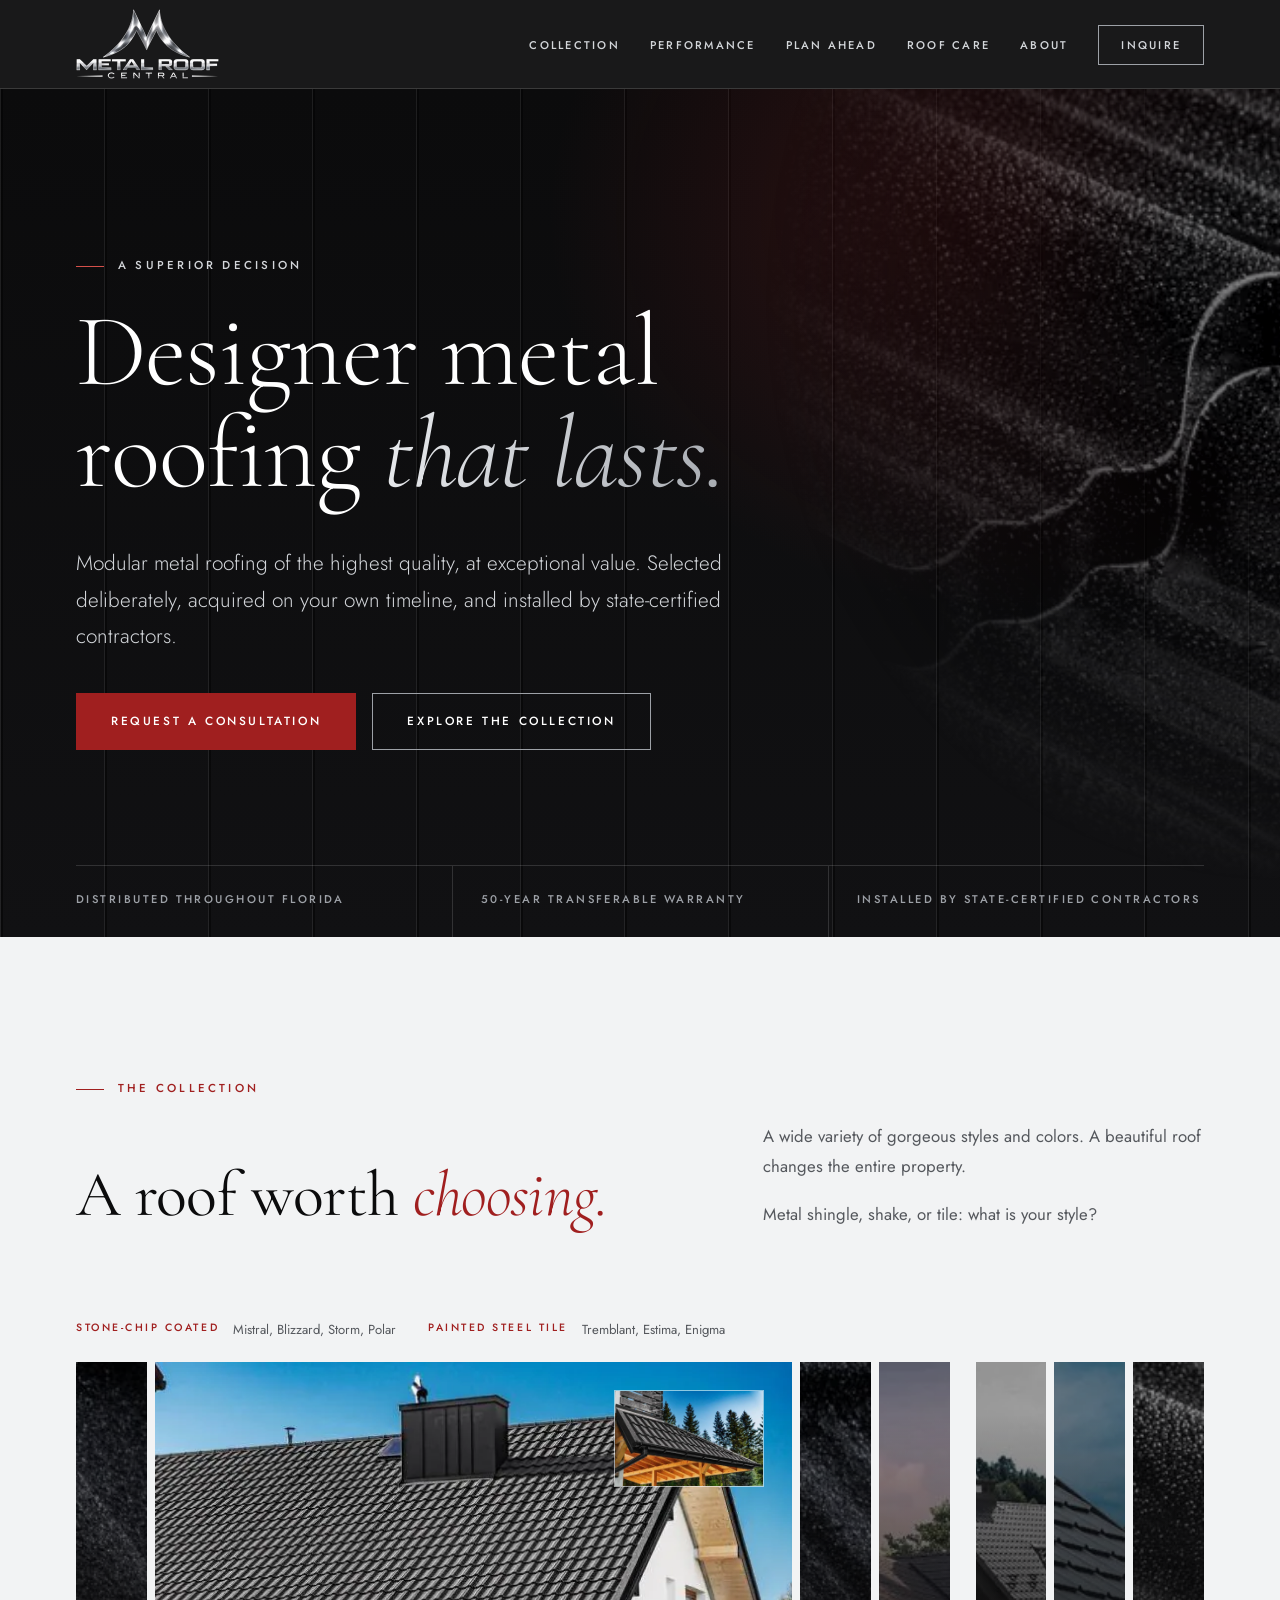
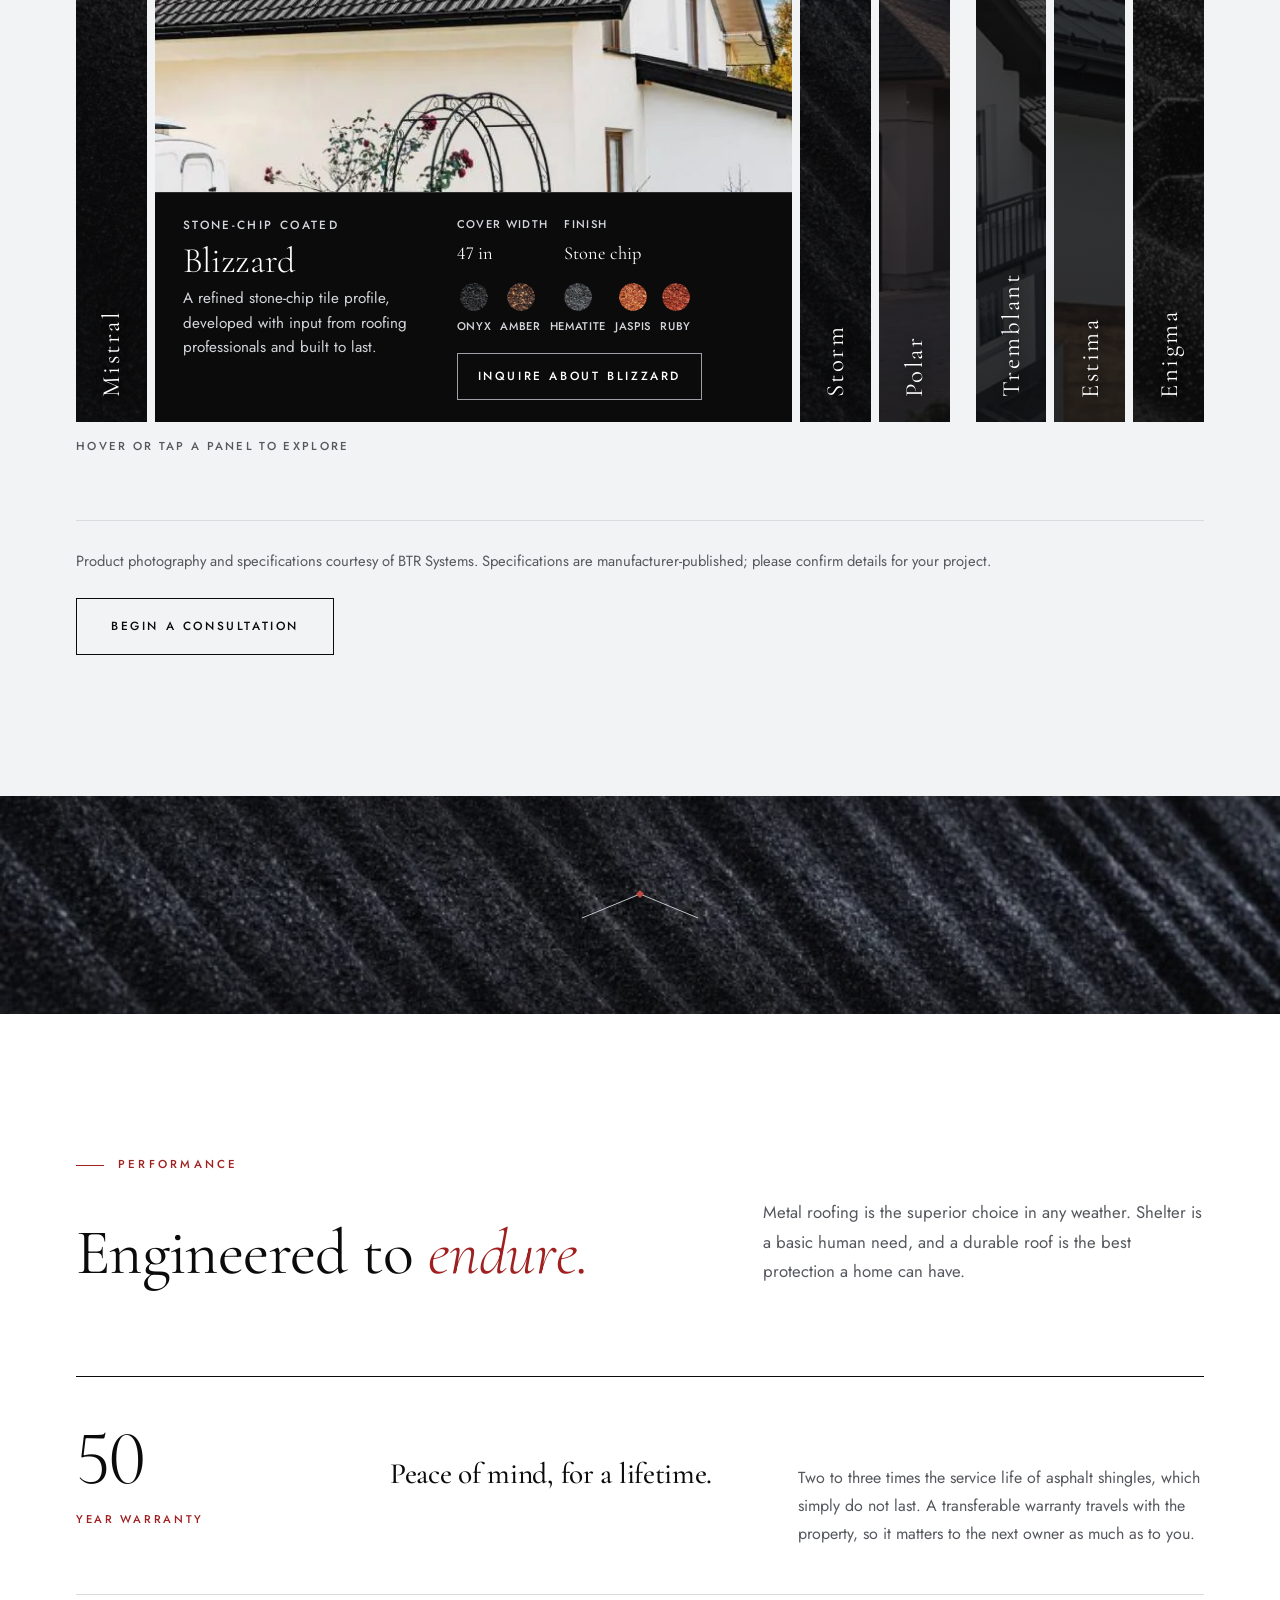
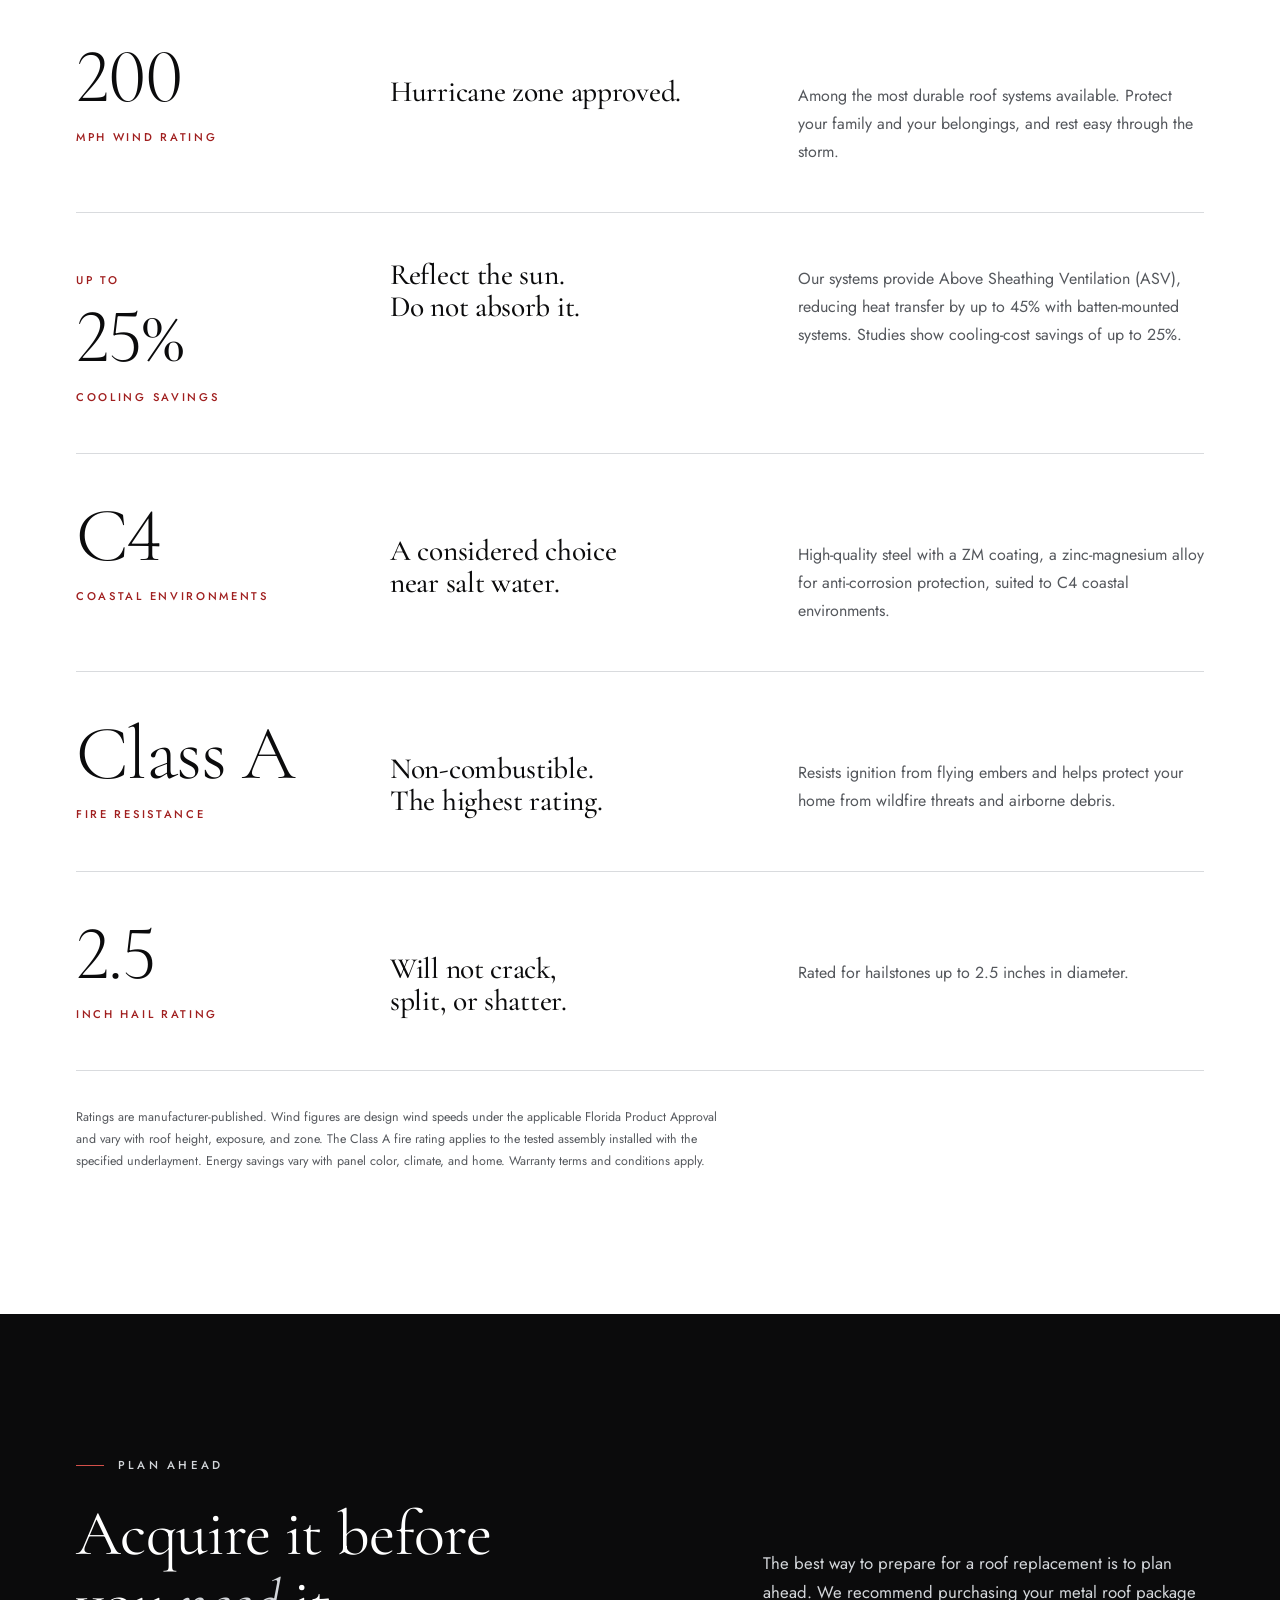
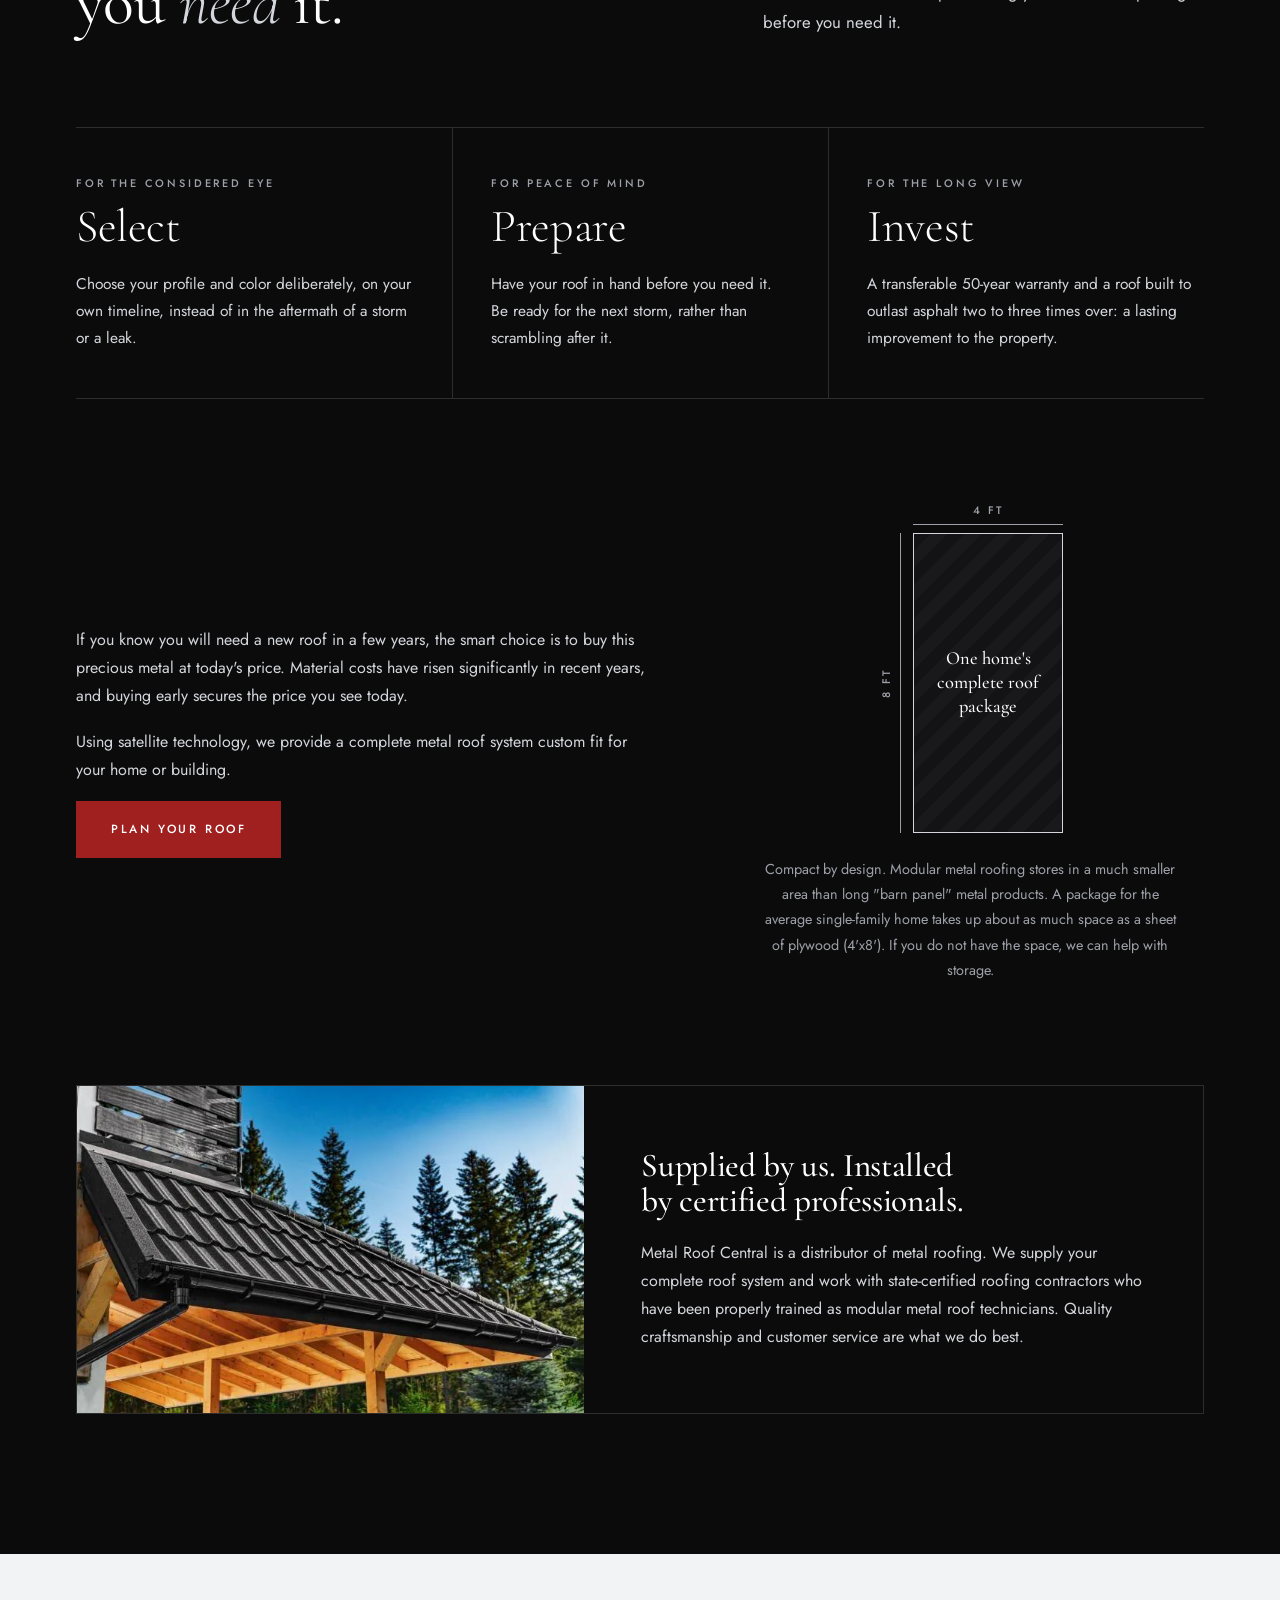
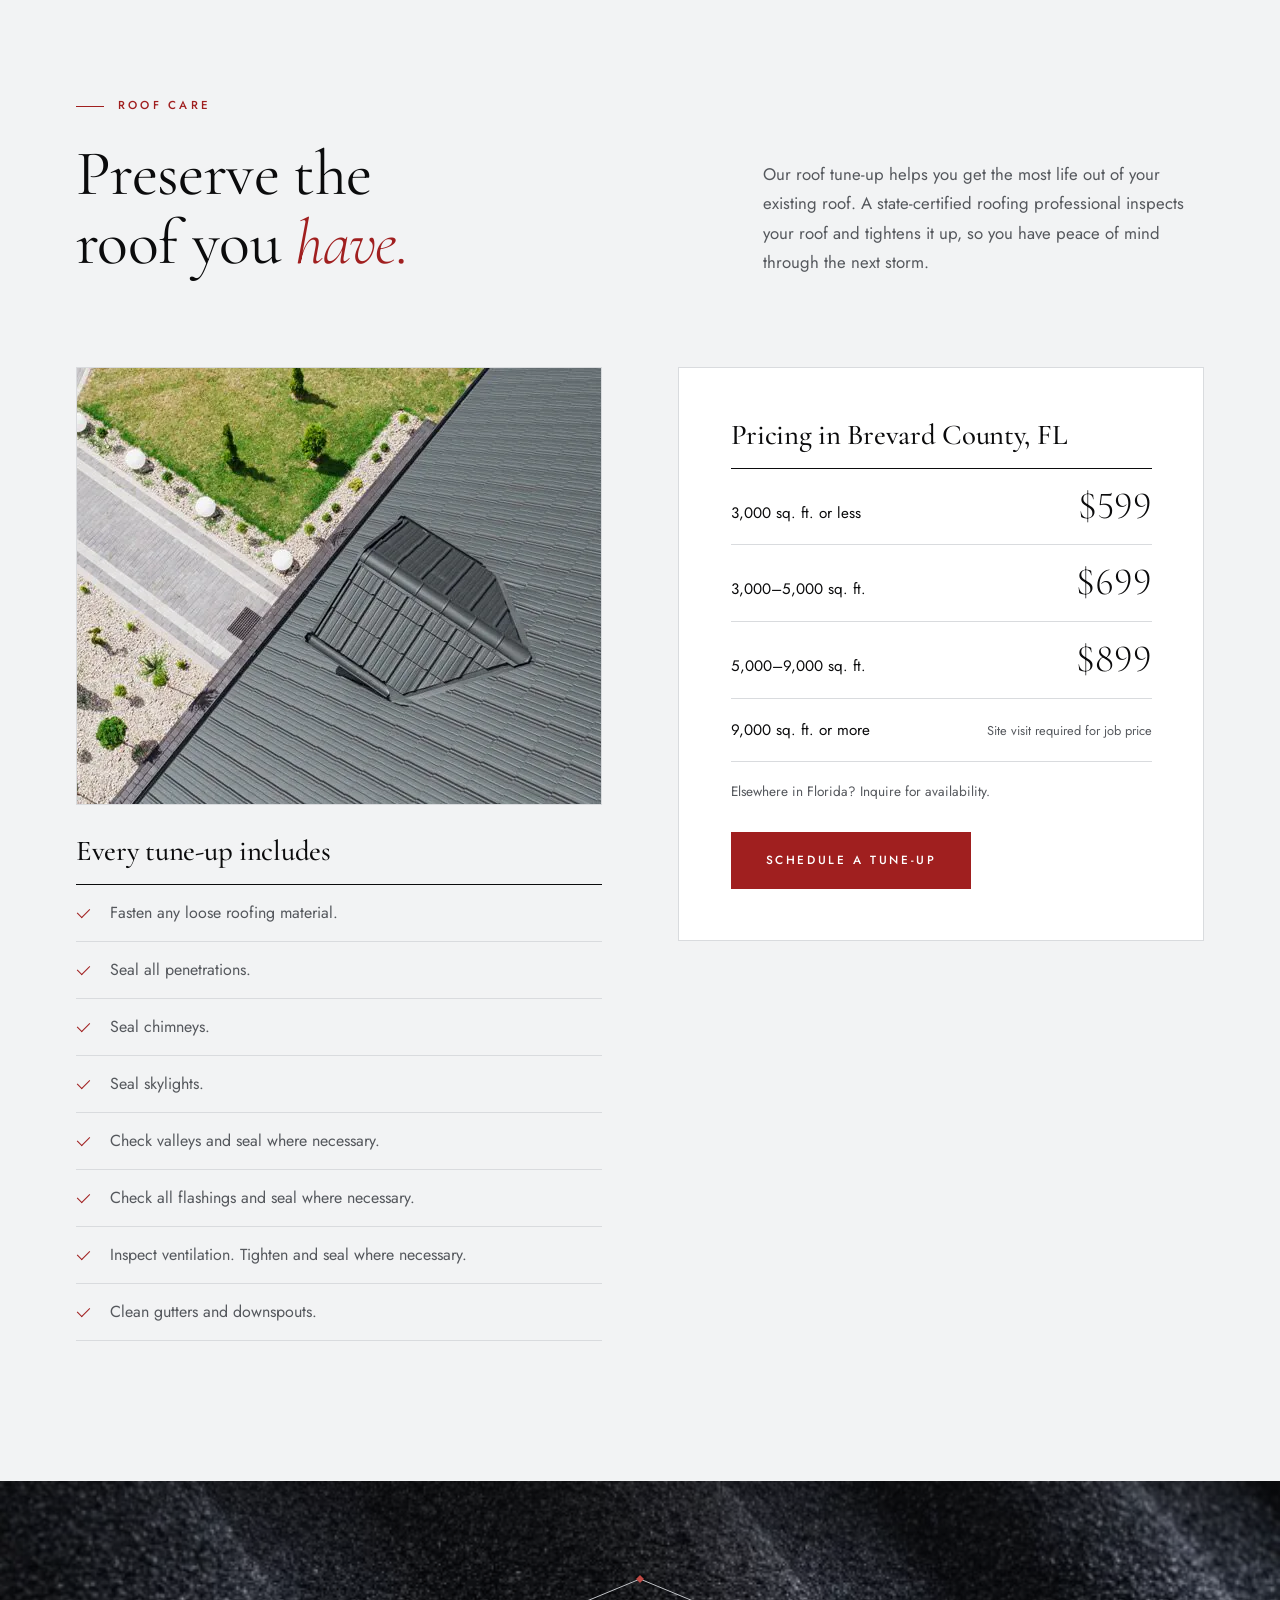
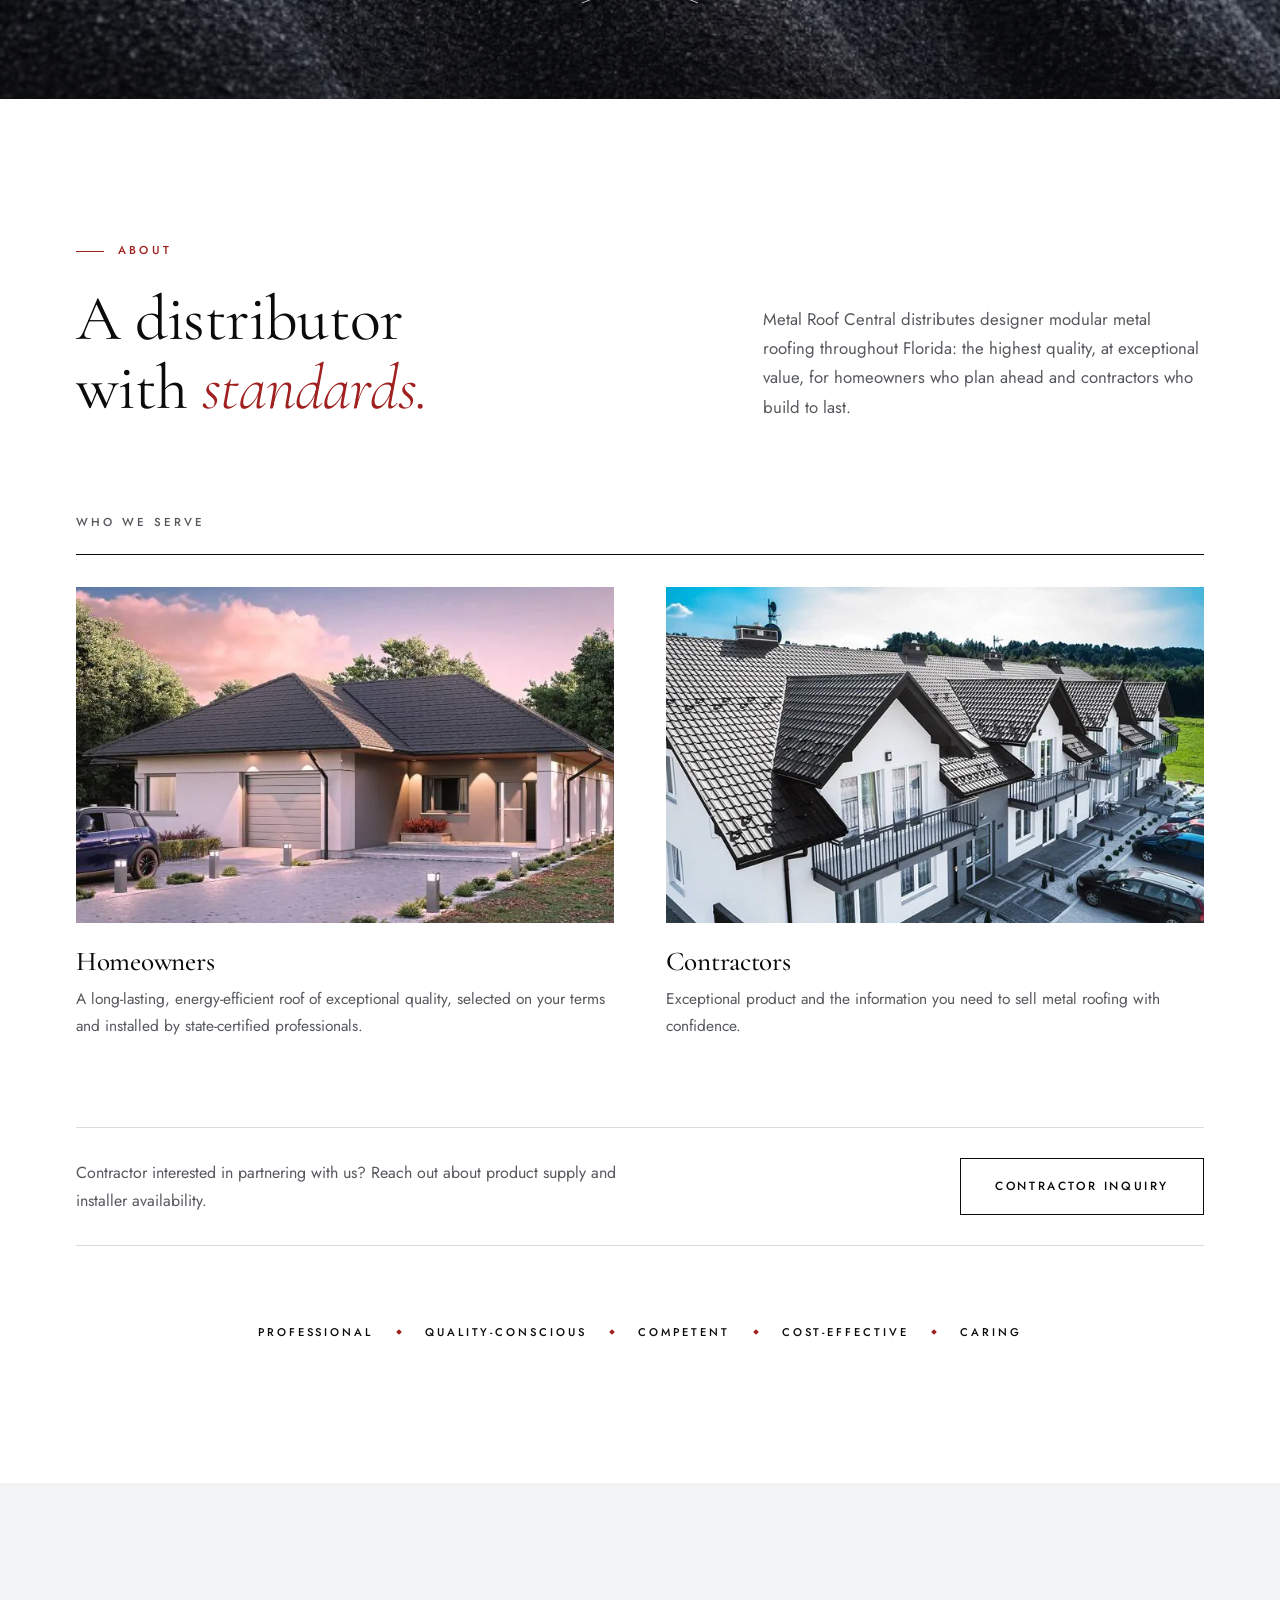
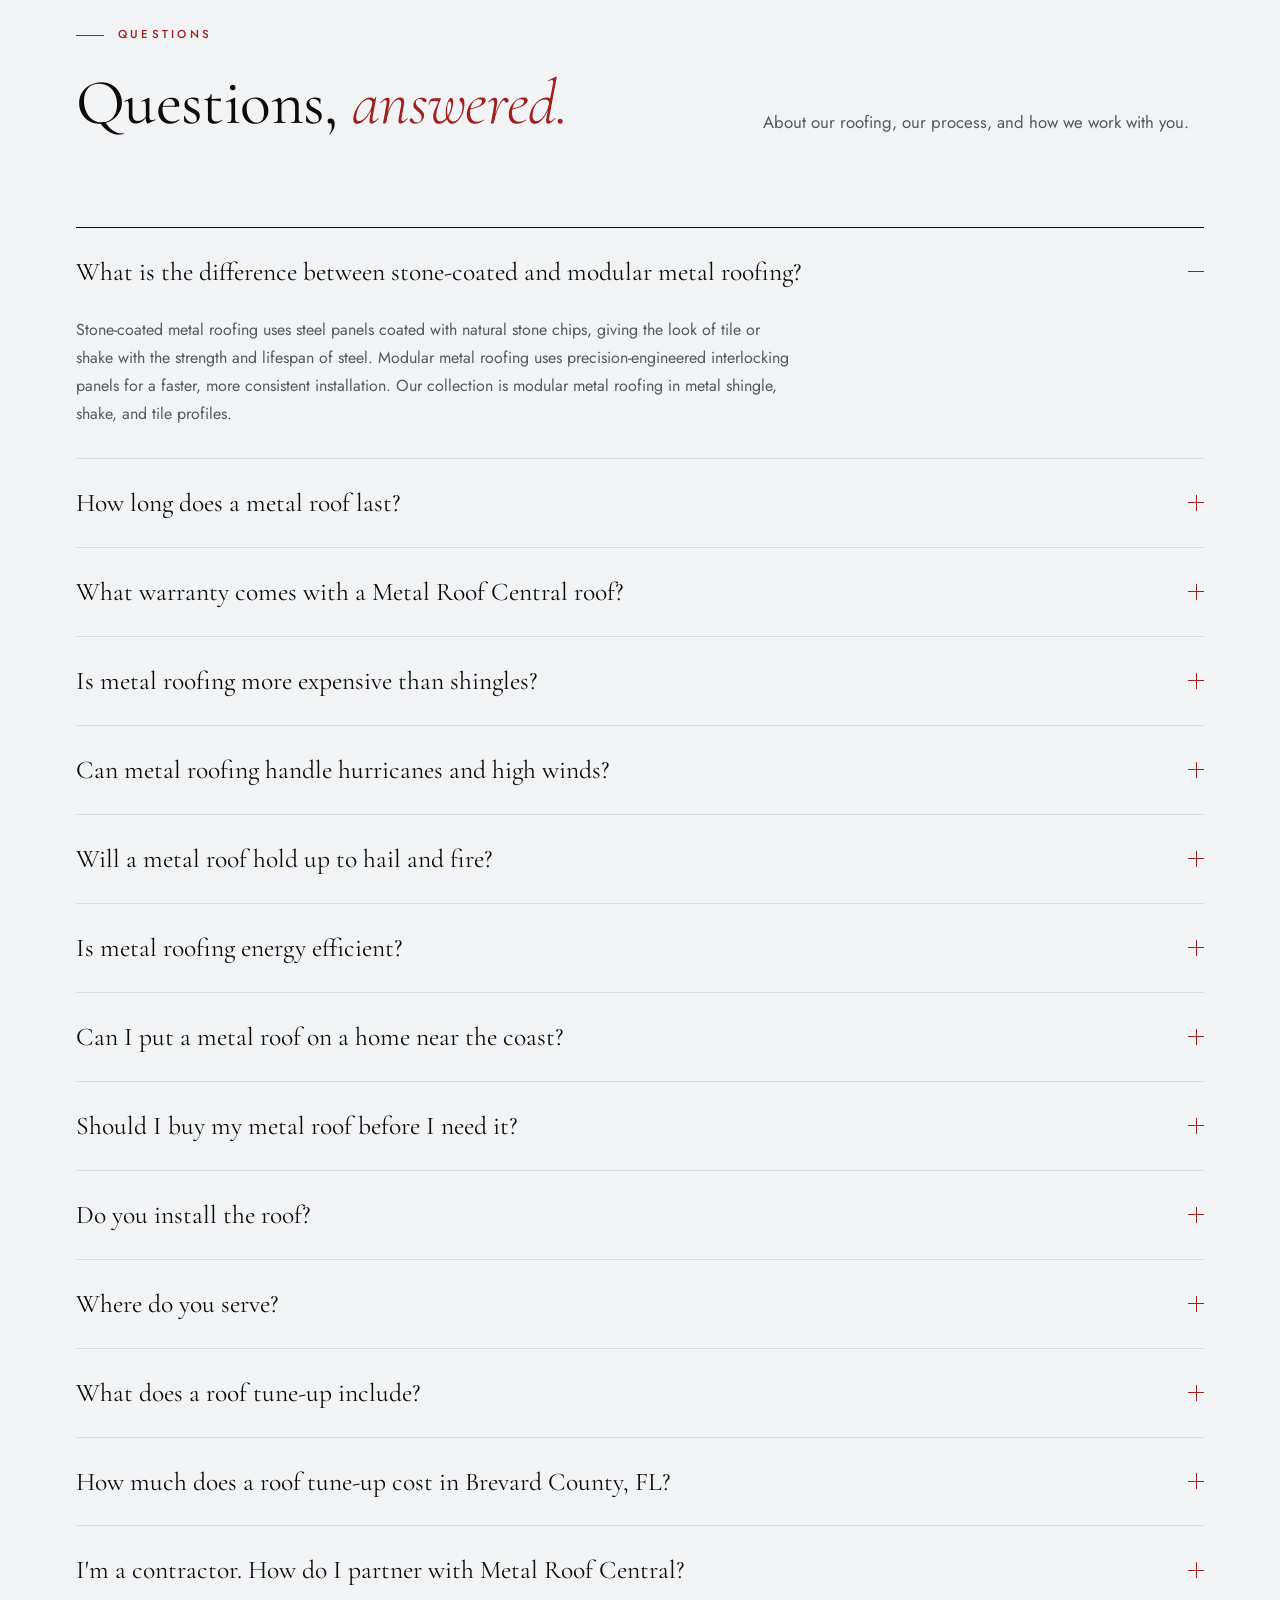
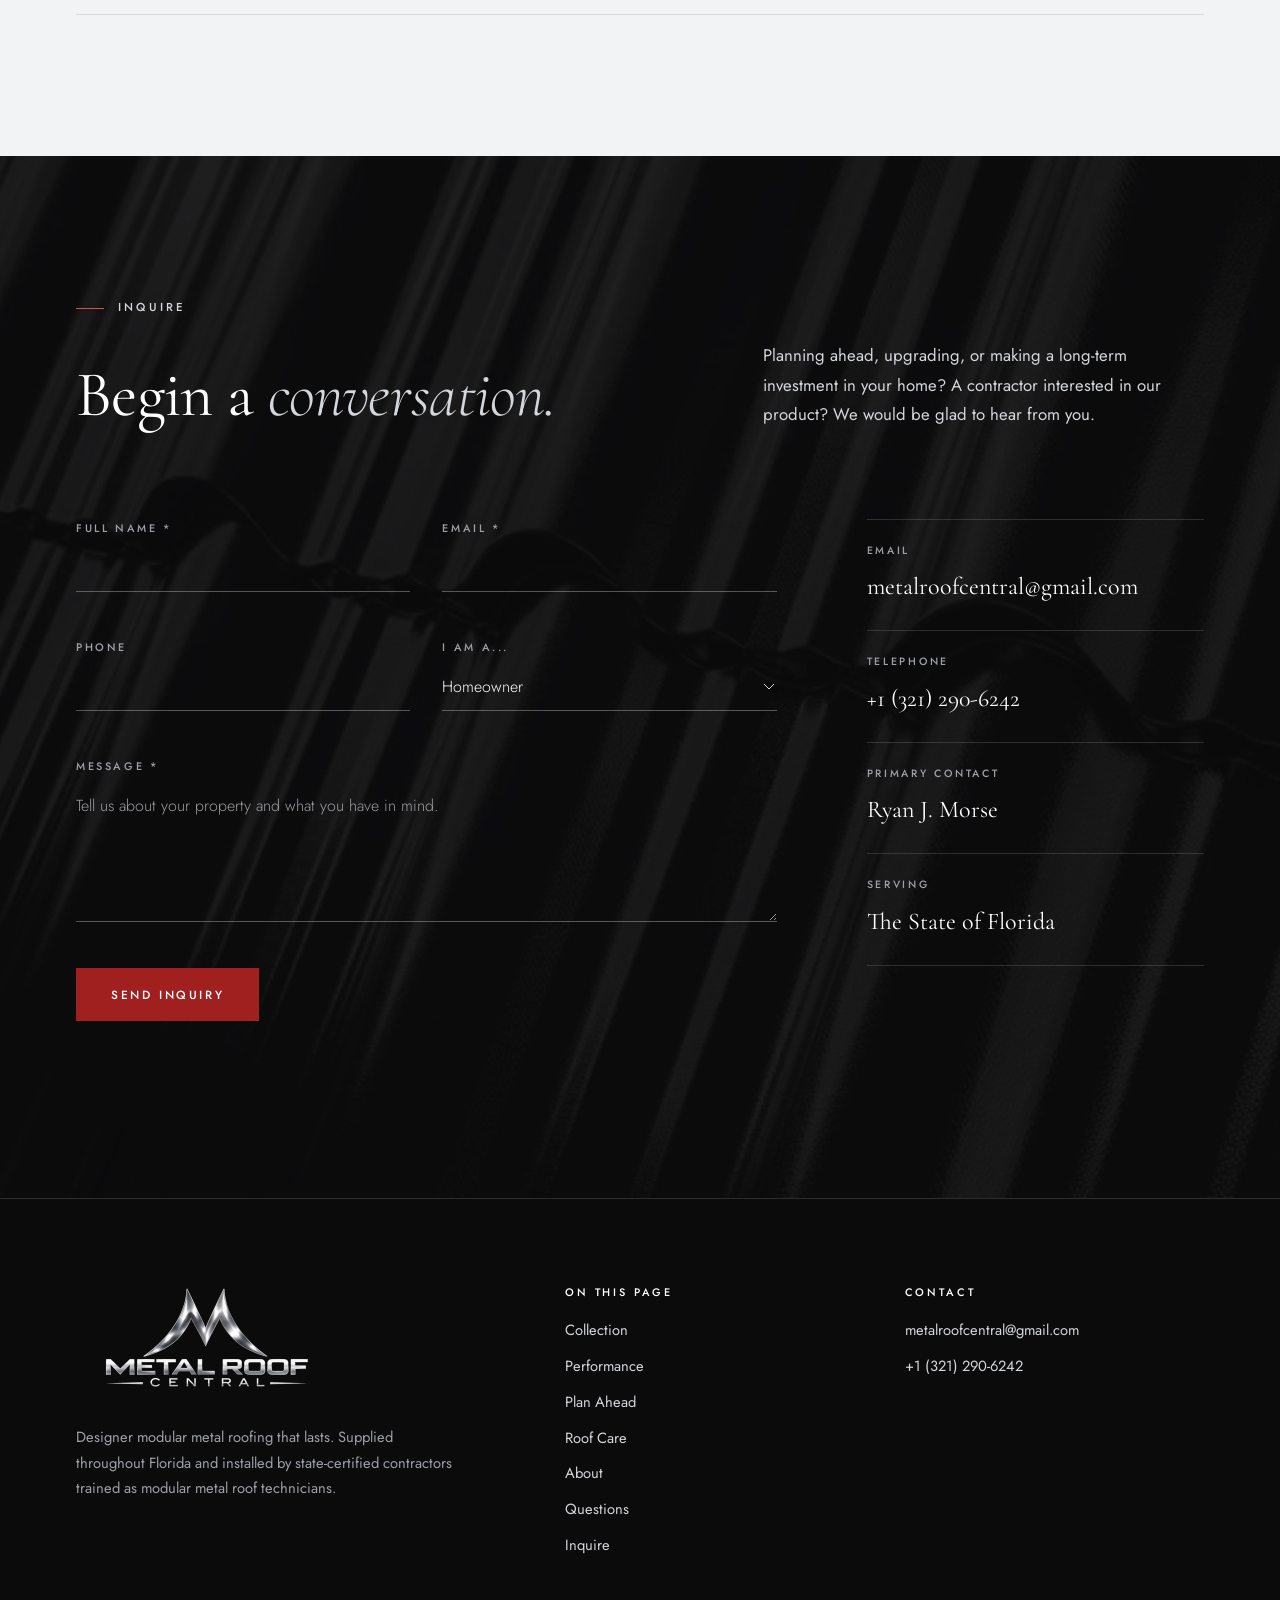
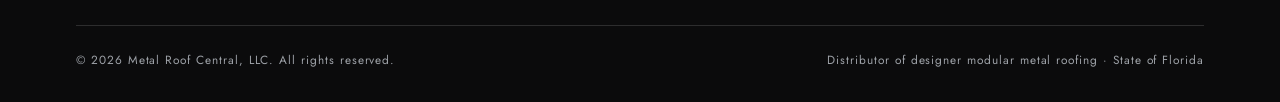
<file: public/index.html>
<!DOCTYPE html>
<html lang="en">
<head>
<meta charset="UTF-8">
<meta name="viewport" content="width=device-width, initial-scale=1.0">
<title>Metal Roof Central | Designer Modular Metal Roofing Distributor, Florida</title>
<meta name="description" content="Designer modular metal roofing with a 50-year transferable warranty, hurricane zone approval, and Class A fire resistance. Distributed throughout the state of Florida.">
<meta name="keywords" content="metal roofs, stone coated metal roofs, modular metal roofs, metal shingles, metal tiles, metal roofing distributor Florida, long lasting roofing, energy efficient roofing, hurricane zone roofing, 50 year warranty metal roof, roof tune-up Brevard County">
<meta name="robots" content="index, follow">
<link rel="canonical" href="https://www.metalroofcentral.com/">

<!-- Open Graph / social preview -->
<meta property="og:type" content="website">
<meta property="og:site_name" content="Metal Roof Central">
<meta property="og:title" content="Metal Roof Central | Designer Modular Metal Roofing Distributor, Florida">
<meta property="og:description" content="Designer modular metal roofing of the highest quality. 50-year transferable warranty, hurricane zone approved, installed by state-certified contractors.">
<meta property="og:url" content="https://www.metalroofcentral.com/">
<meta property="og:image" content="https://www.metalroofcentral.com/og-cover.png">
<meta property="og:image:width" content="1200">
<meta property="og:image:height" content="630">
<meta property="og:image:alt" content="Metal Roof Central: designer metal roofing that lasts.">
<meta name="twitter:card" content="summary_large_image">
<meta name="twitter:image" content="https://www.metalroofcentral.com/og-cover.png">

<!-- Icons and browser chrome -->

<link rel="icon" href="/favicon-32.png" sizes="32x32" type="image/png">
<link rel="apple-touch-icon" href="/apple-touch-icon.png">
<meta name="theme-color" content="#0b0b0c">

<!-- Motion is opt-in: skipped for visitors who prefer reduced motion or browsers without IntersectionObserver -->
<script>
(function (root) {
  if (window.matchMedia && window.matchMedia('(prefers-reduced-motion: reduce)').matches) return;
  if (!('IntersectionObserver' in window)) return;
  root.classList.add('motion');
})(document.documentElement);
</script>

<!-- Performance: the hero photo is the largest thing on screen, so fetch it first.
     Fonts load without blocking the first paint (text shows in a fallback, then swaps).
     Only the weights the site uses are requested; add a weight here if the CSS starts using a new one.
     Self-hosting these fonts was tested and measured slightly slower, so they stay on Google Fonts. -->
<link rel="preload" as="image" href="images/products/enigma-hero.webp" type="image/webp" fetchpriority="high">
<link rel="preconnect" href="https://fonts.googleapis.com">
<link rel="preconnect" href="https://fonts.gstatic.com" crossorigin>
<link rel="preload" as="style" href="https://fonts.googleapis.com/css2?family=Cormorant+Garamond:ital,wght@0,300;0,400;0,500;1,300&family=Jost:wght@300;400;500&display=swap">
<link rel="stylesheet" href="https://fonts.googleapis.com/css2?family=Cormorant+Garamond:ital,wght@0,300;0,400;0,500;1,300&family=Jost:wght@300;400;500&display=swap" media="print" onload="this.media='all'">
<noscript><link rel="stylesheet" href="https://fonts.googleapis.com/css2?family=Cormorant+Garamond:ital,wght@0,300;0,400;0,500;1,300&family=Jost:wght@300;400;500&display=swap"></noscript>
<link rel="stylesheet" href="css/style.css">

<!-- Structured data: who we are (helps Google + AI answer engines identify the business) -->
<script type="application/ld+json">
{
  "@context": "https://schema.org",
  "@type": "Store",
  "name": "Metal Roof Central",
  "legalName": "Metal Roof Central, LLC",
  "url": "https://www.metalroofcentral.com/",
  "description": "Metal Roof Central is a distributor of designer modular metal roofing (metal shingle, shake, and tile) with a 50-year transferable warranty, hurricane zone approval, and Class A fire resistance. Roof systems are installed by state-certified contractors trained as modular metal roof technicians. The company also offers roof tune-ups in Brevard County, FL.",
  "email": "metalroofcentral@gmail.com",
  "telephone": "+1-321-290-6242",
  "founder": { "@type": "Person", "name": "Ryan J. Morse" },
  "areaServed": { "@type": "State", "name": "Florida" },
  "hasOfferCatalog": [
  {
    "@type": "OfferCatalog",
    "name": "Roofing profiles",
    "itemListElement": [
      { "@type": "Product", "name": "Mistral", "brand": { "@type": "Brand", "name": "BTR Systems" }, "category": "Stone-chip coated steel roofing", "description": "A symmetrical, softly waved profile with a Mediterranean character. Cover width 50 in, minimum pitch 14 degrees. Colors: Onyx, Amber, Hematite, Jaspis, Ruby." },
      { "@type": "Product", "name": "Blizzard", "brand": { "@type": "Brand", "name": "BTR Systems" }, "category": "Stone-chip coated steel roofing", "description": "A refined stone-chip tile profile with a 47 in cover width. Colors: Onyx, Amber, Hematite, Jaspis, Ruby." },
      { "@type": "Product", "name": "Storm", "brand": { "@type": "Brand", "name": "BTR Systems" }, "category": "Stone-chip coated steel roofing", "description": "Deep, irregular texture inspired by aspen wood shingles. Cover width 51.7 in, minimum pitch 14 degrees. Colors: Onyx, Amber, Jade, Hematite." },
      { "@type": "Product", "name": "Polar", "brand": { "@type": "Brand", "name": "BTR Systems" }, "category": "Stone-chip coated steel roofing", "description": "The look of a bitumen shingle in stone-chip steel, for roofs and facades, with concealed fasteners. Colors: Onyx, Amber, Hematite, Jade, Bronzite." },
      { "@type": "Product", "name": "Tremblant", "brand": { "@type": "Brand", "name": "BTR Systems" }, "category": "Painted steel tile roofing", "description": "Classic clay tile reinterpreted in solid steel with a lower profile. Panel 47 x 27.5 in, 11.5 pieces per square." },
      { "@type": "Product", "name": "Estima", "brand": { "@type": "Brand", "name": "BTR Systems" }, "category": "Painted steel tile roofing", "description": "A symmetrical flat tile in a wide choice of colors and coatings. Panel 47 x 27.5 in, 11.5 pieces per square." },
      { "@type": "Product", "name": "Enigma", "brand": { "@type": "Brand", "name": "BTR Systems" }, "category": "Painted steel tile roofing", "description": "A symmetrical steel tile with an embossed, stiffened profile, striking in black and brick tones. Panel 46 x 27.5 in, 11.5 pieces per square." }
    ]
  },
  {
    "@type": "OfferCatalog",
    "name": "Roof tune-ups (Brevard County, FL)",
    "itemListElement": [
      { "@type": "Offer", "name": "Roof tune-up, 3,000 sq. ft. or less", "price": "599", "priceCurrency": "USD", "areaServed": { "@type": "AdministrativeArea", "name": "Brevard County, Florida" }, "itemOffered": { "@type": "Service", "name": "Roof tune-up" } },
      { "@type": "Offer", "name": "Roof tune-up, 3,000–5,000 sq. ft.", "price": "699", "priceCurrency": "USD", "areaServed": { "@type": "AdministrativeArea", "name": "Brevard County, Florida" }, "itemOffered": { "@type": "Service", "name": "Roof tune-up" } },
      { "@type": "Offer", "name": "Roof tune-up, 5,000–9,000 sq. ft.", "price": "899", "priceCurrency": "USD", "areaServed": { "@type": "AdministrativeArea", "name": "Brevard County, Florida" }, "itemOffered": { "@type": "Service", "name": "Roof tune-up" } }
    ]
  }
  ],
  "sameAs": []
}
</script>

<!-- Structured data: FAQ (must match the visible FAQ text on this page exactly) -->
<script type="application/ld+json">
{
  "@context": "https://schema.org",
  "@type": "FAQPage",
  "mainEntity": [
    {
      "@type": "Question",
      "name": "What is the difference between stone-coated and modular metal roofing?",
      "acceptedAnswer": { "@type": "Answer", "text": "Stone-coated metal roofing uses steel panels coated with natural stone chips, giving the look of tile or shake with the strength and lifespan of steel. Modular metal roofing uses precision-engineered interlocking panels for a faster, more consistent installation. Our collection is modular metal roofing in metal shingle, shake, and tile profiles." }
    },
    {
      "@type": "Question",
      "name": "How long does a metal roof last?",
      "acceptedAnswer": { "@type": "Answer", "text": "A properly installed metal roof typically lasts 40 to 70 years or more, compared with roughly 15 to 30 years for asphalt shingles." }
    },
    {
      "@type": "Question",
      "name": "What warranty comes with a Metal Roof Central roof?",
      "acceptedAnswer": { "@type": "Answer", "text": "Our roof systems carry a 50-year warranty. The warranty is transferable to the next owner of the property, which makes a metal roof a sound long-term investment if you plan to sell. Terms and conditions apply." }
    },
    {
      "@type": "Question",
      "name": "Is metal roofing more expensive than shingles?",
      "acceptedAnswer": { "@type": "Answer", "text": "The upfront cost is typically higher than asphalt shingles, but a metal roof's longevity, energy savings, and low maintenance can make it the more economical choice over the life of the home." }
    },
    {
      "@type": "Question",
      "name": "Can metal roofing handle hurricanes and high winds?",
      "acceptedAnswer": { "@type": "Answer", "text": "Yes. Our roof systems are hurricane zone approved and carry a 200 MPH wind rating. Actual wind limits depend on roof height, exposure, and zone, as described in the applicable Florida Product Approval." }
    },
    {
      "@type": "Question",
      "name": "Will a metal roof hold up to hail and fire?",
      "acceptedAnswer": { "@type": "Answer", "text": "Yes. Our roofs are rated for hail up to 2.5 inches and will not crack, split, or shatter. They also carry a non-combustible Class A fire rating, the highest available, when installed as specified, which resists ignition from flying embers." }
    },
    {
      "@type": "Question",
      "name": "Is metal roofing energy efficient?",
      "acceptedAnswer": { "@type": "Answer", "text": "Yes. Metal reflects the sun rather than absorbing it. Our systems provide Above Sheathing Ventilation (ASV), which reduces heat transfer by up to 45% with batten-mounted systems, and studies show cooling-cost savings of up to 25%." }
    },
    {
      "@type": "Question",
      "name": "Can I put a metal roof on a home near the coast?",
      "acceptedAnswer": { "@type": "Answer", "text": "Yes. Our roofs use high-quality steel with a ZM coating, a zinc-magnesium alloy that protects against corrosion, and are suited to C4 coastal environments. For properties very close to the shoreline, we will confirm suitability and warranty coverage with you." }
    },
    {
      "@type": "Question",
      "name": "Should I buy my metal roof before I need it?",
      "acceptedAnswer": { "@type": "Answer", "text": "We recommend it. Material costs have risen significantly in recent years, so buying early secures today's price. Modular roofing also stores compactly: a package for the average single-family home takes up about as much space as a 4-foot by 8-foot sheet of plywood, and if you lack the space, we can help with storage." }
    },
    {
      "@type": "Question",
      "name": "Do you install the roof?",
      "acceptedAnswer": { "@type": "Answer", "text": "No. Metal Roof Central is a distributor. We supply your complete roof system and work with state-certified roofing contractors who have been trained as modular metal roof technicians." }
    },
    {
      "@type": "Question",
      "name": "Where do you serve?",
      "acceptedAnswer": { "@type": "Answer", "text": "We serve the state of Florida. The roof tune-up pricing shown on this page is for Brevard County, FL." }
    },
    {
      "@type": "Question",
      "name": "What does a roof tune-up include?",
      "acceptedAnswer": { "@type": "Answer", "text": "A state-certified roofing professional inspects your roof and tightens it up. A tune-up includes fastening any loose roofing material, sealing all penetrations, chimneys, and skylights, checking valleys and flashings and sealing where necessary, inspecting ventilation and tightening and sealing where necessary, and cleaning gutters and downspouts." }
    },
    {
      "@type": "Question",
      "name": "How much does a roof tune-up cost in Brevard County, FL?",
      "acceptedAnswer": { "@type": "Answer", "text": "In Brevard County, FL, a roof tune-up is $599 for 3,000 sq. ft. or less, $699 for 3,000-5,000 sq. ft., and $899 for 5,000-9,000 sq. ft. For 9,000 sq. ft. or more, a site visit is required to price the job." }
    },
    {
      "@type": "Question",
      "name": "I'm a contractor. How do I partner with Metal Roof Central?",
      "acceptedAnswer": { "@type": "Answer", "text": "Reach out through our contact form and tell us your location and needs. We will follow up to discuss product supply, partnership, and installer availability." }
    }
  ]
}
</script>
</head>
<body>

<a class="skip-link" href="#main">Skip to content</a>

<header class="site-header">
  <div class="scroll-progress" aria-hidden="true"></div>
  <div class="container nav">
    <a href="#top" class="logo" aria-label="Metal Roof Central, back to top"><img class="logo-full" src="images/logo-header.webp" width="143" height="70" alt=""></a>
    <button class="nav-toggle" type="button" aria-label="Menu" aria-expanded="false" aria-controls="site-nav">
      <span></span><span></span><span></span>
    </button>
    <ul class="nav-links" id="site-nav">
      <li><a href="#collection">Collection</a></li>
      <li><a href="#performance">Performance</a></li>
      <li><a href="#plan-ahead">Plan Ahead</a></li>
      <li><a href="#roof-care">Roof Care</a></li>
      <li><a href="#about">About</a></li>
      <li><a href="#contact" class="nav-cta">Inquire</a></li>
    </ul>
  </div>
</header>

<main id="main" tabindex="-1">

<!-- ======================================================================
     HERO
     ====================================================================== -->
<!-- EDIT: Hero headline / subheadline -->
<section class="hero" id="top">
  <div class="hero-art" aria-hidden="true"><img src="images/products/enigma-hero.webp" alt="" width="677" height="436" fetchpriority="high"></div>
  <div class="container">
    <div class="hero-inner">
      <span class="eyebrow">A Superior Decision</span>
      <h1>Designer metal roofing <em>that lasts.</em></h1>
      <p class="lead">Modular metal roofing of the highest quality, at exceptional value. Selected deliberately, acquired on your own timeline, and installed by state-certified contractors.</p>
      <div class="cta-row">
        <a href="#contact" class="btn btn-primary">Request a Consultation</a>
        <a href="#collection" class="btn btn-outline">Explore the Collection</a>
      </div>
    </div>
    <ul class="hero-meta">
      <li>Distributed throughout Florida</li>
      <li>50-year transferable warranty</li>
      <li>Installed by state-certified contractors</li>
    </ul>
  </div>
</section>

<!-- ======================================================================
     COLLECTION (design + photo gallery)
     ====================================================================== -->
<section class="section section--mist" id="collection">
  <div class="container">
    <div class="section-head">
      <span class="eyebrow">The Collection</span>
      <h2>A roof worth <em>choosing.</em></h2>
      <div class="lede">
        <p>A wide variety of gorgeous styles and colors. A beautiful roof changes the entire property.</p>
        <p>Metal shingle, shake, or tile: what is your style?</p>
      </div>
    </div>

    <p class="expander-key"><span>Stone-chip coated</span> Mistral, Blizzard, Storm, Polar <span>Painted steel tile</span> Tremblant, Estima, Enigma</p>

    <!-- EDIT: one <article class="xp"> per profile. Keep exactly one with "is-active" so a panel is open at rest. -->
    <div class="expander" role="group" aria-label="Roof profiles in the collection">

      <article class="xp" id="style-mistral">
        <img class="xp-photo" src="images/products/mistral.webp" width="677" height="436" loading="lazy" decoding="async" alt="Close view of the Mistral stone-chip surface in black">
        <button class="xp-tab" type="button" aria-expanded="false" aria-controls="style-mistral-info"><span class="xp-tab-name">Mistral</span></button>
        <div class="xp-info" id="style-mistral-info">
          <div class="xp-lead">
          <span class="xp-family">Stone-chip coated</span>
          <h3>Mistral</h3>
          <p>A symmetrical, softly waved profile with a Mediterranean character. At its best on regular, classic rooflines.</p>
          </div>
          <div class="xp-facts">
          <dl class="xp-specs">
            <div><dt>Cover width</dt><dd>50 in</dd></div>
            <div><dt>Minimum pitch</dt><dd>14°</dd></div>
            <div><dt>Finish</dt><dd>Stone chip</dd></div>
          </dl>
          <ul class="xp-swatches" aria-label="Available colors">
            <li><img src="images/swatches/onyx.webp" width="30" height="30" alt="" loading="lazy" decoding="async"><span>Onyx</span></li>
            <li><img src="images/swatches/amber.webp" width="30" height="30" alt="" loading="lazy" decoding="async"><span>Amber</span></li>
            <li><img src="images/swatches/hematite.webp" width="30" height="30" alt="" loading="lazy" decoding="async"><span>Hematite</span></li>
            <li><img src="images/swatches/jaspis.webp" width="30" height="30" alt="" loading="lazy" decoding="async"><span>Jaspis</span></li>
            <li><img src="images/swatches/ruby.webp" width="30" height="30" alt="" loading="lazy" decoding="async"><span>Ruby</span></li>
          </ul>
          <a href="#contact" class="btn btn-outline" data-prefill="I'd like to learn more about the Mistral profile. Property type and approximate size: ">Inquire about Mistral</a>
          </div>
        </div>
        <figure class="xp-detail"><img src="images/products/mistral-detail-sm.webp" srcset="images/products/mistral-detail-sm.webp 320w, images/products/mistral-detail.webp 677w" sizes="(max-width: 1200px) 112px, 150px" width="677" height="436" loading="lazy" decoding="async" alt="A single Mistral tile showing its wave profile"></figure>
      </article>

      <article class="xp is-active" id="style-blizzard">
        <img class="xp-photo" src="images/products/blizzard.webp" width="677" height="436" loading="lazy" decoding="async" alt="Blizzard stone-chip tile roof in charcoal on a white house">
        <button class="xp-tab" type="button" aria-expanded="true" aria-controls="style-blizzard-info"><span class="xp-tab-name">Blizzard</span></button>
        <div class="xp-info" id="style-blizzard-info">
          <div class="xp-lead">
          <span class="xp-family">Stone-chip coated</span>
          <h3>Blizzard</h3>
          <p>A refined stone-chip tile profile, developed with input from roofing professionals and built to last.</p>
          </div>
          <div class="xp-facts">
          <dl class="xp-specs">
            <div><dt>Cover width</dt><dd>47 in</dd></div>
            <div><dt>Finish</dt><dd>Stone chip</dd></div>
          </dl>
          <ul class="xp-swatches" aria-label="Available colors">
            <li><img src="images/swatches/onyx.webp" width="30" height="30" alt="" loading="lazy" decoding="async"><span>Onyx</span></li>
            <li><img src="images/swatches/amber.webp" width="30" height="30" alt="" loading="lazy" decoding="async"><span>Amber</span></li>
            <li><img src="images/swatches/hematite.webp" width="30" height="30" alt="" loading="lazy" decoding="async"><span>Hematite</span></li>
            <li><img src="images/swatches/jaspis.webp" width="30" height="30" alt="" loading="lazy" decoding="async"><span>Jaspis</span></li>
            <li><img src="images/swatches/ruby.webp" width="30" height="30" alt="" loading="lazy" decoding="async"><span>Ruby</span></li>
          </ul>
          <a href="#contact" class="btn btn-outline" data-prefill="I'd like to learn more about the Blizzard profile. Property type and approximate size: ">Inquire about Blizzard</a>
          </div>
        </div>
        <figure class="xp-detail"><img src="images/products/blizzard-detail-sm.webp" srcset="images/products/blizzard-detail-sm.webp 320w, images/products/blizzard-detail.webp 677w" sizes="(max-width: 1200px) 112px, 150px" width="677" height="436" loading="lazy" decoding="async" alt="Blizzard roof edge with timber eaves beneath tall pines"></figure>
      </article>

      <article class="xp" id="style-storm">
        <img class="xp-photo" src="images/products/storm.webp" width="677" height="436" loading="lazy" decoding="async" alt="Close view of the deep Storm stone-chip texture">
        <button class="xp-tab" type="button" aria-expanded="false" aria-controls="style-storm-info"><span class="xp-tab-name">Storm</span></button>
        <div class="xp-info" id="style-storm-info">
          <div class="xp-lead">
          <span class="xp-family">Stone-chip coated</span>
          <h3>Storm</h3>
          <p>Deep, irregular texture inspired by aspen wood shingles. Made for timber homes, cabins and contemporary architecture, and designed for storm conditions when properly installed.</p>
          </div>
          <div class="xp-facts">
          <dl class="xp-specs">
            <div><dt>Cover width</dt><dd>51.7 in</dd></div>
            <div><dt>Minimum pitch</dt><dd>14°</dd></div>
            <div><dt>Finish</dt><dd>Stone chip</dd></div>
          </dl>
          <ul class="xp-swatches" aria-label="Available colors">
            <li><img src="images/swatches/onyx.webp" width="30" height="30" alt="" loading="lazy" decoding="async"><span>Onyx</span></li>
            <li><img src="images/swatches/amber.webp" width="30" height="30" alt="" loading="lazy" decoding="async"><span>Amber</span></li>
            <li><img src="images/swatches/jade.webp" width="30" height="30" alt="" loading="lazy" decoding="async"><span>Jade</span></li>
            <li><img src="images/swatches/hematite.webp" width="30" height="30" alt="" loading="lazy" decoding="async"><span>Hematite</span></li>
          </ul>
          <a href="#contact" class="btn btn-outline" data-prefill="I'd like to learn more about the Storm profile. Property type and approximate size: ">Inquire about Storm</a>
          </div>
        </div>
        <figure class="xp-detail"><img src="images/products/storm-detail-sm.webp" srcset="images/products/storm-detail-sm.webp 320w, images/products/storm-detail.webp 677w" sizes="(max-width: 1200px) 112px, 150px" width="677" height="436" loading="lazy" decoding="async" alt="A single Storm tile showing its shake-like profile"></figure>
      </article>

      <article class="xp" id="style-polar">
        <img class="xp-photo" src="images/products/polar.webp" width="677" height="436" loading="lazy" decoding="async" alt="Polar stone-chip roof on a modern home at dusk">
        <button class="xp-tab" type="button" aria-expanded="false" aria-controls="style-polar-info"><span class="xp-tab-name">Polar</span></button>
        <div class="xp-info" id="style-polar-info">
          <div class="xp-lead">
          <span class="xp-family">Stone-chip coated</span>
          <h3>Polar</h3>
          <p>The familiar look of a bitumen shingle, rebuilt in stone-chip steel with a thick, textured surface. Suited to roofs and façades alike, with concealed fasteners.</p>
          </div>
          <div class="xp-facts">
          <dl class="xp-specs">
            <div><dt>Use</dt><dd>Roof &amp; façade</dd></div>
            <div><dt>Finish</dt><dd>Stone chip</dd></div>
          </dl>
          <ul class="xp-swatches" aria-label="Available colors">
            <li><img src="images/swatches/onyx.webp" width="30" height="30" alt="" loading="lazy" decoding="async"><span>Onyx</span></li>
            <li><img src="images/swatches/amber.webp" width="30" height="30" alt="" loading="lazy" decoding="async"><span>Amber</span></li>
            <li><img src="images/swatches/hematite.webp" width="30" height="30" alt="" loading="lazy" decoding="async"><span>Hematite</span></li>
            <li><img src="images/swatches/jade.webp" width="30" height="30" alt="" loading="lazy" decoding="async"><span>Jade</span></li>
            <li><img src="images/swatches/bronzite.webp" width="30" height="30" alt="" loading="lazy" decoding="async"><span>Bronzite</span></li>
          </ul>
          <a href="#contact" class="btn btn-outline" data-prefill="I'd like to learn more about the Polar profile. Property type and approximate size: ">Inquire about Polar</a>
          </div>
        </div>
        <figure class="xp-detail"><img src="images/products/polar-detail-sm.webp" srcset="images/products/polar-detail-sm.webp 320w, images/products/polar-detail.webp 677w" sizes="(max-width: 1200px) 112px, 150px" width="677" height="436" loading="lazy" decoding="async" alt="Polar roof on a two-storey home with large windows"></figure>
      </article>

      <article class="xp family-start" id="style-tremblant">
        <img class="xp-photo" src="images/products/tremblant.webp" width="677" height="436" loading="lazy" decoding="async" alt="Tremblant steel tile roofs on a row of townhouses">
        <button class="xp-tab" type="button" aria-expanded="false" aria-controls="style-tremblant-info"><span class="xp-tab-name">Tremblant</span></button>
        <div class="xp-info" id="style-tremblant-info">
          <div class="xp-lead">
          <span class="xp-family">Painted steel tile</span>
          <h3>Tremblant</h3>
          <p>Classic clay tile reinterpreted in solid steel, with a lower profile. Light enough to need no added roof reinforcement.</p>
          </div>
          <div class="xp-facts">
          <dl class="xp-specs">
            <div><dt>Panel</dt><dd>47 × 27.5 in</dd></div>
            <div><dt>Profile height</dt><dd>1.25 in</dd></div>
            <div><dt>Per square</dt><dd>11.5</dd></div>
          </dl>
          <ul class="xp-swatches xp-swatches--chips" aria-label="Available colors, ThyssenKrupp TK codes">
            <li title="Green"><i style="background:#214932"></i><span><span class="visually-hidden">Green, TK </span>6020</span></li>
            <li title="Copper brown"><i style="background:#91533c"></i><span><span class="visually-hidden">Copper brown, TK </span>8004</span></li>
            <li title="Red"><i style="background:#823d37"></i><span><span class="visually-hidden">Red, TK </span>3009</span></li>
            <li title="Chocolate brown"><i style="background:#4d3f39"></i><span><span class="visually-hidden">Chocolate brown, TK </span>8017</span></li>
            <li title="Grey brown"><i style="background:#2d322a"></i><span><span class="visually-hidden">Grey brown, TK </span>8019</span></li>
            <li title="Anthracite"><i style="background:#2e353f"></i><span><span class="visually-hidden">Anthracite, TK </span>7016</span></li>
            <li title="Graphite grey"><i style="background:#4d5057"></i><span><span class="visually-hidden">Graphite grey, TK </span>7024</span></li>
            <li title="Black"><i style="background:#09090b"></i><span><span class="visually-hidden">Black, TK </span>9005</span></li>
          </ul>
          <a href="#contact" class="btn btn-outline" data-prefill="I'd like to learn more about the Tremblant profile. Property type and approximate size: ">Inquire about Tremblant</a>
          </div>
        </div>
        <figure class="xp-detail"><img src="images/products/tremblant-detail-sm.webp" srcset="images/products/tremblant-detail-sm.webp 320w, images/products/tremblant-detail.webp 677w" sizes="(max-width: 1200px) 112px, 150px" width="677" height="436" loading="lazy" decoding="async" alt="Tremblant tile roof with a hillside view"></figure>
      </article>

      <article class="xp" id="style-estima">
        <img class="xp-photo" src="images/products/estima.webp" width="677" height="436" loading="lazy" decoding="async" alt="Estima steel tile roof on a white house beside pine trees">
        <button class="xp-tab" type="button" aria-expanded="false" aria-controls="style-estima-info"><span class="xp-tab-name">Estima</span></button>
        <div class="xp-info" id="style-estima-info">
          <div class="xp-lead">
          <span class="xp-family">Painted steel tile</span>
          <h3>Estima</h3>
          <p>A symmetrical flat tile in a wide choice of colors and coatings, equally at home on simple or complex roofs.</p>
          </div>
          <div class="xp-facts">
          <dl class="xp-specs">
            <div><dt>Panel</dt><dd>47 × 27.5 in</dd></div>
            <div><dt>Profile height</dt><dd>1.25 in</dd></div>
            <div><dt>Per square</dt><dd>11.5</dd></div>
          </dl>
          <ul class="xp-swatches xp-swatches--chips" aria-label="Available colors, ThyssenKrupp TK codes">
            <li title="Green"><i style="background:#214932"></i><span><span class="visually-hidden">Green, TK </span>6020</span></li>
            <li title="Copper brown"><i style="background:#91533c"></i><span><span class="visually-hidden">Copper brown, TK </span>8004</span></li>
            <li title="Red"><i style="background:#823d37"></i><span><span class="visually-hidden">Red, TK </span>3009</span></li>
            <li title="Chocolate brown"><i style="background:#4d3f39"></i><span><span class="visually-hidden">Chocolate brown, TK </span>8017</span></li>
            <li title="Grey brown"><i style="background:#2d322a"></i><span><span class="visually-hidden">Grey brown, TK </span>8019</span></li>
            <li title="Anthracite"><i style="background:#2e353f"></i><span><span class="visually-hidden">Anthracite, TK </span>7016</span></li>
            <li title="Graphite grey"><i style="background:#4d5057"></i><span><span class="visually-hidden">Graphite grey, TK </span>7024</span></li>
            <li title="Black"><i style="background:#09090b"></i><span><span class="visually-hidden">Black, TK </span>9005</span></li>
          </ul>
          <a href="#contact" class="btn btn-outline" data-prefill="I'd like to learn more about the Estima profile. Property type and approximate size: ">Inquire about Estima</a>
          </div>
        </div>
        <figure class="xp-detail"><img src="images/products/estima-detail-sm.webp" srcset="images/products/estima-detail-sm.webp 320w, images/products/estima-detail.webp 677w" sizes="(max-width: 1200px) 112px, 150px" width="677" height="436" loading="lazy" decoding="async" alt="Aerial view of an Estima roof with a skylight"></figure>
      </article>

      <article class="xp" id="style-enigma">
        <img class="xp-photo" src="images/products/enigma.webp" width="677" height="436" loading="lazy" decoding="async" alt="Close view of the Enigma wave profile with water droplets">
        <button class="xp-tab" type="button" aria-expanded="false" aria-controls="style-enigma-info"><span class="xp-tab-name">Enigma</span></button>
        <div class="xp-info" id="style-enigma-info">
          <div class="xp-lead">
          <span class="xp-family">Painted steel tile</span>
          <h3>Enigma</h3>
          <p>A symmetrical steel tile with an embossed, stiffened profile. Striking in black and brick tones, with a laying pattern adapted to each roof.</p>
          </div>
          <div class="xp-facts">
          <dl class="xp-specs">
            <div><dt>Panel</dt><dd>46 × 27.5 in</dd></div>
            <div><dt>Profile height</dt><dd>1.25 in</dd></div>
            <div><dt>Per square</dt><dd>11.5</dd></div>
          </dl>
          <ul class="xp-swatches xp-swatches--chips" aria-label="Available colors, ThyssenKrupp TK codes">
            <li title="Green"><i style="background:#214932"></i><span><span class="visually-hidden">Green, TK </span>6020</span></li>
            <li title="Copper brown"><i style="background:#91533c"></i><span><span class="visually-hidden">Copper brown, TK </span>8004</span></li>
            <li title="Red"><i style="background:#823d37"></i><span><span class="visually-hidden">Red, TK </span>3009</span></li>
            <li title="Chocolate brown"><i style="background:#4d3f39"></i><span><span class="visually-hidden">Chocolate brown, TK </span>8017</span></li>
            <li title="Grey brown"><i style="background:#2d322a"></i><span><span class="visually-hidden">Grey brown, TK </span>8019</span></li>
            <li title="Anthracite"><i style="background:#2e353f"></i><span><span class="visually-hidden">Anthracite, TK </span>7016</span></li>
            <li title="Graphite grey"><i style="background:#4d5057"></i><span><span class="visually-hidden">Graphite grey, TK </span>7024</span></li>
            <li title="Black"><i style="background:#09090b"></i><span><span class="visually-hidden">Black, TK </span>9005</span></li>
          </ul>
          <a href="#contact" class="btn btn-outline" data-prefill="I'd like to learn more about the Enigma profile. Property type and approximate size: ">Inquire about Enigma</a>
          </div>
        </div>
        <figure class="xp-detail"><img src="images/products/enigma-detail-sm.webp" srcset="images/products/enigma-detail-sm.webp 320w, images/products/enigma-detail.webp 677w" sizes="(max-width: 1200px) 112px, 150px" width="677" height="436" loading="lazy" decoding="async" alt="The Enigma profile catching the light"></figure>
      </article>

    </div>
    <p class="expander-hint" aria-hidden="true">Hover or tap a panel to explore</p>

    <div class="collection-note">
      <p>Product photography and specifications courtesy of BTR Systems. Specifications are manufacturer-published; please confirm details for your project.</p>
      <a href="#contact" class="btn btn-outline-dark">Begin a Consultation</a>
    </div>
  </div>
</section>

<div class="band" aria-hidden="true"><img class="band-img" src="images/products/storm.webp" width="677" height="436" alt="" loading="lazy" decoding="async"><svg viewBox="0 0 120 30" width="120" height="30" focusable="false"><path d="M2 28 L60 4 L118 28" fill="none" stroke="currentColor" stroke-width="1"/><path d="M60 0 L64 4 L60 8 L56 4 Z" fill="#d4504a"/></svg></div>

<!-- ======================================================================
     PERFORMANCE
     ====================================================================== -->
<section class="section" id="performance">
  <div class="container">
    <div class="section-head">
      <span class="eyebrow">Performance</span>
      <h2>Engineered to <em>endure.</em></h2>
      <div class="lede">
        <p>Metal roofing is the superior choice in any weather. Shelter is a basic human need, and a durable roof is the best protection a home can have.</p>
      </div>
    </div>

    <!-- EDIT: each row is one <article class="spec">. Keep the numbers in sync with the FAQ and structured data in <head>. -->
    <div class="spec-list">
      <article class="spec">
        <div class="spec-stat">
          <span class="stat">50</span>
          <span class="stat-unit">Year warranty</span>
        </div>
        <h3>Peace of mind, for a lifetime.</h3>
        <p>Two to three times the service life of asphalt shingles, which simply do not last. A transferable warranty travels with the property, so it matters to the next owner as much as to you.</p>
      </article>

      <article class="spec">
        <div class="spec-stat">
          <span class="stat">200</span>
          <span class="stat-unit">MPH wind rating</span>
        </div>
        <h3>Hurricane zone approved.</h3>
        <p>Among the most durable roof systems available. Protect your family and your belongings, and rest easy through the storm.</p>
      </article>

      <article class="spec">
        <div class="spec-stat">
          <span class="stat-pre">Up to</span>
          <span class="stat">25%</span>
          <span class="stat-unit">Cooling savings</span>
        </div>
        <h3>Reflect the sun. Do not absorb it.</h3>
        <p>Our systems provide Above Sheathing Ventilation (ASV), reducing heat transfer by up to 45% with batten-mounted systems. Studies show cooling-cost savings of up to 25%.</p>
      </article>

      <article class="spec">
        <div class="spec-stat">
          <span class="stat">C4</span>
          <span class="stat-unit">Coastal environments</span>
        </div>
        <h3>A considered choice near salt water.</h3>
        <p>High-quality steel with a ZM coating, a zinc-magnesium alloy for anti-corrosion protection, suited to C4 coastal environments.</p>
      </article>

      <article class="spec">
        <div class="spec-stat">
          <span class="stat">Class A</span>
          <span class="stat-unit">Fire resistance</span>
        </div>
        <h3>Non-combustible. The highest rating.</h3>
        <p>Resists ignition from flying embers and helps protect your home from wildfire threats and airborne debris.</p>
      </article>

      <article class="spec">
        <div class="spec-stat">
          <span class="stat">2.5</span>
          <span class="stat-unit">Inch hail rating</span>
        </div>
        <h3>Will not crack, split, or shatter.</h3>
        <p>Rated for hailstones up to 2.5 inches in diameter.</p>
      </article>
    </div>

    <p class="fine-print">Ratings are manufacturer-published. Wind figures are design wind speeds under the applicable Florida Product Approval and vary with roof height, exposure, and zone. The Class A fire rating applies to the tested assembly installed with the specified underlayment. Energy savings vary with panel color, climate, and home. Warranty terms and conditions apply.</p>
  </div>
</section>

<!-- ======================================================================
     PLAN AHEAD
     ====================================================================== -->
<section class="section section--ink" id="plan-ahead">
  <div class="container">
    <div class="section-head">
      <span class="eyebrow">Plan Ahead</span>
      <h2>Acquire it before you <em>need</em> it.</h2>
      <div class="lede">
        <p>The best way to prepare for a roof replacement is to plan ahead. We recommend purchasing your metal roof package before you need it.</p>
      </div>
    </div>

    <div class="motives">
      <article class="motive">
        <span class="motive-label">For the considered eye</span>
        <h3>Select</h3>
        <p>Choose your profile and color deliberately, on your own timeline, instead of in the aftermath of a storm or a leak.</p>
      </article>
      <article class="motive">
        <span class="motive-label">For peace of mind</span>
        <h3>Prepare</h3>
        <p>Have your roof in hand before you need it. Be ready for the next storm, rather than scrambling after it.</p>
      </article>
      <article class="motive">
        <span class="motive-label">For the long view</span>
        <h3>Invest</h3>
        <p>A transferable 50-year warranty and a roof built to outlast asphalt two to three times over: a lasting improvement to the property.</p>
      </article>
    </div>

    <div class="split">
      <div>
        <p>If you know you will need a new roof in a few years, the smart choice is to buy this precious metal at today's price. Material costs have risen significantly in recent years, and buying early secures the price you see today.</p>
        <p>Using satellite technology, we provide a complete metal roof system custom fit for your home or building.</p>
        <a href="#contact" class="btn btn-primary" data-prefill="I'd like to plan a metal roof purchase ahead of time. Property type and approximate size: ">Plan Your Roof</a>
      </div>

      <figure class="sheet-figure">
        <div class="sheet-grid">
          <span class="dim dim-h">4 ft</span>
          <span class="dim dim-v">8 ft</span>
          <div class="sheet">One home's complete roof package</div>
        </div>
        <figcaption>Compact by design. Modular metal roofing stores in a much smaller area than long "barn panel" metal products. A package for the average single-family home takes up about as much space as a sheet of plywood (4'x8'). If you do not have the space, we can help with storage.</figcaption>
      </figure>
    </div>

    <div class="note-panel has-photo">
      <figure class="note-photo"><img src="images/products/blizzard-detail.webp" width="677" height="436" loading="lazy" decoding="async" alt="Close view of a black stone-chip steel roof edge with a matching gutter over a timber-framed porch"></figure>
      <div class="note-body">
        <h3>Supplied by us. Installed by certified professionals.</h3>
        <p>Metal Roof Central is a distributor of metal roofing. We supply your complete roof system and work with state-certified roofing contractors who have been properly trained as modular metal roof technicians. Quality craftsmanship and customer service are what we do best.</p>
      </div>
    </div>
  </div>
</section>

<!-- ======================================================================
     ROOF CARE (TUNE-UPS)
     ====================================================================== -->
<section class="section section--mist" id="roof-care">
  <div class="container">
    <div class="section-head">
      <span class="eyebrow">Roof Care</span>
      <h2>Preserve the roof you <em>have.</em></h2>
      <div class="lede">
        <p>Our roof tune-up helps you get the most life out of your existing roof. A state-certified roofing professional inspects your roof and tightens it up, so you have peace of mind through the next storm.</p>
      </div>
    </div>

    <div class="care-grid">
      <div class="care-includes">
        <figure class="care-photo"><img src="images/products/estima-detail.webp" width="677" height="436" loading="lazy" decoding="async" alt="Aerial view of a gray steel tile roof showing a skylight, the roof edge and the landscaped grounds below"></figure>
        <h3>Every tune-up includes</h3>
        <ul class="check-list">
          <li>Fasten any loose roofing material.</li>
          <li>Seal all penetrations.</li>
          <li>Seal chimneys.</li>
          <li>Seal skylights.</li>
          <li>Check valleys and seal where necessary.</li>
          <li>Check all flashings and seal where necessary.</li>
          <li>Inspect ventilation. Tighten and seal where necessary.</li>
          <li>Clean gutters and downspouts.</li>
        </ul>
      </div>

      <!-- EDIT: update prices here, and keep the matching FAQ answer + structured data in <head> in sync -->
      <div class="pricing-panel">
        <h3>Pricing in Brevard County, FL</h3>
        <dl class="price-list">
          <div class="price-row"><dt>3,000 sq. ft. or less</dt><dd>$599</dd></div>
          <div class="price-row"><dt>3,000–5,000 sq. ft.</dt><dd>$699</dd></div>
          <div class="price-row"><dt>5,000–9,000 sq. ft.</dt><dd>$899</dd></div>
          <div class="price-row"><dt>9,000 sq. ft. or more</dt><dd class="price-note">Site visit required for job price</dd></div>
        </dl>
        <p class="price-foot">Elsewhere in Florida? Inquire for availability.</p>
        <a href="#contact" class="btn btn-primary" data-prefill="I'd like to schedule a roof tune-up. Approximate home size (sq. ft.) and county: ">Schedule a Tune-Up</a>
      </div>
    </div>
  </div>
</section>

<div class="band" aria-hidden="true"><img class="band-img" src="images/products/mistral.webp" width="677" height="436" alt="" loading="lazy" decoding="async"><svg viewBox="0 0 120 30" width="120" height="30" focusable="false"><path d="M2 28 L60 4 L118 28" fill="none" stroke="currentColor" stroke-width="1"/><path d="M60 0 L64 4 L60 8 L56 4 Z" fill="#d4504a"/></svg></div>

<!-- ======================================================================
     ABOUT
     ====================================================================== -->
<section class="section" id="about">
  <div class="container">
    <div class="section-head">
      <span class="eyebrow">About</span>
      <h2>A distributor with <em>standards.</em></h2>
      <div class="lede">
        <p>Metal Roof Central distributes designer modular metal roofing throughout Florida: the highest quality, at exceptional value, for homeowners who plan ahead and contractors who build to last.</p>
      </div>
    </div>

    <p class="subhead">Who We Serve</p>
    <div class="audience">
      <article>
        <figure class="audience-photo"><img src="images/products/polar.webp" width="677" height="436" loading="lazy" decoding="async" alt="A modern single-story home at dusk beneath a dark, textured steel roof"></figure>
        <h3>Homeowners</h3>
        <p>A long-lasting, energy-efficient roof of exceptional quality, selected on your terms and installed by state-certified professionals.</p>
      </article>
      <article>
        <figure class="audience-photo"><img src="images/products/tremblant.webp" width="677" height="436" loading="lazy" decoding="async" alt="Aerial view of white townhouses with dark steel tile roofs"></figure>
        <h3>Contractors</h3>
        <p>Exceptional product and the information you need to sell metal roofing with confidence.</p>
      </article>
    </div>

    <div class="invite">
      <p>Contractor interested in partnering with us? Reach out about product supply and installer availability.</p>
      <a href="#contact" class="btn btn-outline-dark" data-prefill="I'm a contractor interested in partnering with Metal Roof Central. My location and needs: ">Contractor Inquiry</a>
    </div>

    <ul class="values-line" aria-label="Our values">
      <li>Professional</li>
      <li>Quality-Conscious</li>
      <li>Competent</li>
      <li>Cost-Effective</li>
      <li>Caring</li>
    </ul>
  </div>
</section>

<!-- ======================================================================
     FAQ
     ====================================================================== -->
<section class="section section--mist" id="faq">
  <div class="container">
    <div class="section-head">
      <span class="eyebrow">Questions</span>
      <h2>Questions, <em>answered.</em></h2>
      <div class="lede">
        <p>About our roofing, our process, and how we work with you.</p>
      </div>
    </div>

    <!-- EDIT: Add/remove FAQ items by copying a .faq-item block. Keep this text in sync with the FAQPage structured data in <head> above. -->
    <div class="faq-list">
      <div class="faq-item open">
        <h3 class="faq-heading"><button class="faq-question" type="button" id="faq-q1" aria-expanded="true" aria-controls="faq-a1"><span>What is the difference between stone-coated and modular metal roofing?</span><span class="plus" aria-hidden="true">+</span></button></h3>
        <div class="faq-answer" id="faq-a1"><p>Stone-coated metal roofing uses steel panels coated with natural stone chips, giving the look of tile or shake with the strength and lifespan of steel. Modular metal roofing uses precision-engineered interlocking panels for a faster, more consistent installation. Our collection is modular metal roofing in metal shingle, shake, and tile profiles.</p></div>
      </div>

      <div class="faq-item">
        <h3 class="faq-heading"><button class="faq-question" type="button" id="faq-q2" aria-expanded="false" aria-controls="faq-a2"><span>How long does a metal roof last?</span><span class="plus" aria-hidden="true">+</span></button></h3>
        <div class="faq-answer" id="faq-a2"><p>A properly installed metal roof typically lasts 40 to 70 years or more, compared with roughly 15 to 30 years for asphalt shingles.</p></div>
      </div>

      <div class="faq-item">
        <h3 class="faq-heading"><button class="faq-question" type="button" id="faq-q3" aria-expanded="false" aria-controls="faq-a3"><span>What warranty comes with a Metal Roof Central roof?</span><span class="plus" aria-hidden="true">+</span></button></h3>
        <div class="faq-answer" id="faq-a3"><p>Our roof systems carry a 50-year warranty. The warranty is transferable to the next owner of the property, which makes a metal roof a sound long-term investment if you plan to sell. Terms and conditions apply.</p></div>
      </div>

      <div class="faq-item">
        <h3 class="faq-heading"><button class="faq-question" type="button" id="faq-q4" aria-expanded="false" aria-controls="faq-a4"><span>Is metal roofing more expensive than shingles?</span><span class="plus" aria-hidden="true">+</span></button></h3>
        <div class="faq-answer" id="faq-a4"><p>The upfront cost is typically higher than asphalt shingles, but a metal roof's longevity, energy savings, and low maintenance can make it the more economical choice over the life of the home.</p></div>
      </div>

      <div class="faq-item">
        <h3 class="faq-heading"><button class="faq-question" type="button" id="faq-q5" aria-expanded="false" aria-controls="faq-a5"><span>Can metal roofing handle hurricanes and high winds?</span><span class="plus" aria-hidden="true">+</span></button></h3>
        <div class="faq-answer" id="faq-a5"><p>Yes. Our roof systems are hurricane zone approved and carry a 200 MPH wind rating. Actual wind limits depend on roof height, exposure, and zone, as described in the applicable Florida Product Approval.</p></div>
      </div>

      <div class="faq-item">
        <h3 class="faq-heading"><button class="faq-question" type="button" id="faq-q6" aria-expanded="false" aria-controls="faq-a6"><span>Will a metal roof hold up to hail and fire?</span><span class="plus" aria-hidden="true">+</span></button></h3>
        <div class="faq-answer" id="faq-a6"><p>Yes. Our roofs are rated for hail up to 2.5 inches and will not crack, split, or shatter. They also carry a non-combustible Class A fire rating, the highest available, when installed as specified, which resists ignition from flying embers.</p></div>
      </div>

      <div class="faq-item">
        <h3 class="faq-heading"><button class="faq-question" type="button" id="faq-q7" aria-expanded="false" aria-controls="faq-a7"><span>Is metal roofing energy efficient?</span><span class="plus" aria-hidden="true">+</span></button></h3>
        <div class="faq-answer" id="faq-a7"><p>Yes. Metal reflects the sun rather than absorbing it. Our systems provide Above Sheathing Ventilation (ASV), which reduces heat transfer by up to 45% with batten-mounted systems, and studies show cooling-cost savings of up to 25%.</p></div>
      </div>

      <div class="faq-item">
        <h3 class="faq-heading"><button class="faq-question" type="button" id="faq-q8" aria-expanded="false" aria-controls="faq-a8"><span>Can I put a metal roof on a home near the coast?</span><span class="plus" aria-hidden="true">+</span></button></h3>
        <div class="faq-answer" id="faq-a8"><p>Yes. Our roofs use high-quality steel with a ZM coating, a zinc-magnesium alloy that protects against corrosion, and are suited to C4 coastal environments. For properties very close to the shoreline, we will confirm suitability and warranty coverage with you.</p></div>
      </div>

      <div class="faq-item">
        <h3 class="faq-heading"><button class="faq-question" type="button" id="faq-q9" aria-expanded="false" aria-controls="faq-a9"><span>Should I buy my metal roof before I need it?</span><span class="plus" aria-hidden="true">+</span></button></h3>
        <div class="faq-answer" id="faq-a9"><p>We recommend it. Material costs have risen significantly in recent years, so buying early secures today's price. Modular roofing also stores compactly: a package for the average single-family home takes up about as much space as a 4-foot by 8-foot sheet of plywood, and if you lack the space, we can help with storage.</p></div>
      </div>

      <div class="faq-item">
        <h3 class="faq-heading"><button class="faq-question" type="button" id="faq-q10" aria-expanded="false" aria-controls="faq-a10"><span>Do you install the roof?</span><span class="plus" aria-hidden="true">+</span></button></h3>
        <div class="faq-answer" id="faq-a10"><p>No. Metal Roof Central is a distributor. We supply your complete roof system and work with state-certified roofing contractors who have been trained as modular metal roof technicians.</p></div>
      </div>

      <div class="faq-item">
        <h3 class="faq-heading"><button class="faq-question" type="button" id="faq-q11" aria-expanded="false" aria-controls="faq-a11"><span>Where do you serve?</span><span class="plus" aria-hidden="true">+</span></button></h3>
        <div class="faq-answer" id="faq-a11"><p>We serve the state of Florida. The roof tune-up pricing shown on this page is for Brevard County, FL.</p></div>
      </div>

      <div class="faq-item">
        <h3 class="faq-heading"><button class="faq-question" type="button" id="faq-q12" aria-expanded="false" aria-controls="faq-a12"><span>What does a roof tune-up include?</span><span class="plus" aria-hidden="true">+</span></button></h3>
        <div class="faq-answer" id="faq-a12"><p>A state-certified roofing professional inspects your roof and tightens it up. A tune-up includes fastening any loose roofing material, sealing all penetrations, chimneys, and skylights, checking valleys and flashings and sealing where necessary, inspecting ventilation and tightening and sealing where necessary, and cleaning gutters and downspouts.</p></div>
      </div>

      <div class="faq-item">
        <h3 class="faq-heading"><button class="faq-question" type="button" id="faq-q13" aria-expanded="false" aria-controls="faq-a13"><span>How much does a roof tune-up cost in Brevard County, FL?</span><span class="plus" aria-hidden="true">+</span></button></h3>
        <div class="faq-answer" id="faq-a13"><p>In Brevard County, FL, a roof tune-up is $599 for 3,000 sq. ft. or less, $699 for 3,000-5,000 sq. ft., and $899 for 5,000-9,000 sq. ft. For 9,000 sq. ft. or more, a site visit is required to price the job.</p></div>
      </div>

      <div class="faq-item">
        <h3 class="faq-heading"><button class="faq-question" type="button" id="faq-q14" aria-expanded="false" aria-controls="faq-a14"><span>I'm a contractor. How do I partner with Metal Roof Central?</span><span class="plus" aria-hidden="true">+</span></button></h3>
        <div class="faq-answer" id="faq-a14"><p><a href="#contact">Reach out through our contact form</a> and tell us your location and needs. We will follow up to discuss product supply, partnership, and installer availability.</p></div>
      </div>
    </div>
  </div>
</section>

<!-- ======================================================================
     CONTACT
     ====================================================================== -->
<section class="section section--ink" id="contact">
  <img class="contact-bg" src="images/products/enigma-detail.webp" width="677" height="436" alt="" aria-hidden="true" loading="lazy" decoding="async">
  <div class="container">
    <div class="section-head">
      <span class="eyebrow">Inquire</span>
      <h2>Begin a <em>conversation.</em></h2>
      <div class="lede">
        <p>Planning ahead, upgrading, or making a long-term investment in your home? A contractor interested in our product? We would be glad to hear from you.</p>
      </div>
    </div>

    <div class="contact-grid">

      <!-- EDIT: Contact form fields.
           Note: this form opens the visitor's email client (no backend needed).
           Once real hosting is set up, this can be swapped for a hosted form
           service or a small server-side handler that emails submissions directly. -->
      <form id="contact-form" novalidate>
        <div class="form-grid">
          <div class="form-field">
            <label for="name">Full Name <span class="req" aria-hidden="true">*</span></label>
            <input type="text" id="name" name="name" autocomplete="name" required aria-describedby="name-error">
            <span class="field-error" id="name-error" role="alert"></span>
          </div>
          <div class="form-field">
            <label for="email">Email <span class="req" aria-hidden="true">*</span></label>
            <input type="email" id="email" name="email" autocomplete="email" inputmode="email" required aria-describedby="email-error">
            <span class="field-error" id="email-error" role="alert"></span>
          </div>
          <div class="form-field">
            <label for="phone">Phone</label>
            <input type="tel" id="phone" name="phone" autocomplete="tel" inputmode="tel" aria-describedby="phone-error">
            <span class="field-error" id="phone-error" role="alert"></span>
          </div>
          <div class="form-field">
            <label for="role">I am a...</label>
            <select id="role" name="role" autocomplete="off">
              <option value="Homeowner">Homeowner</option>
              <option value="Contractor">Contractor</option>
              <option value="Other">Other</option>
            </select>
          </div>
          <div class="form-field full">
            <label for="message">Message <span class="req" aria-hidden="true">*</span></label>
            <textarea id="message" name="message" rows="5" required aria-describedby="message-error" placeholder="Tell us about your property and what you have in mind."></textarea>
            <span class="field-error" id="message-error" role="alert"></span>
          </div>
        </div>
        <button type="submit" class="btn btn-primary" id="contact-submit">Send Inquiry</button>
        <p id="form-status" class="form-status" role="status" aria-live="polite"></p>
      </form>

      <!-- EDIT: Direct contact details -->
      <div class="contact-details">
        <div class="contact-line">
          <span class="label">Email</span>
          <a href="mailto:metalroofcentral@gmail.com">metalroofcentral@gmail.com</a>
        </div>
        <div class="contact-line">
          <span class="label">Telephone</span>
          <a href="tel:+13212906242">+1 (321) 290-6242</a>
        </div>
        <div class="contact-line">
          <span class="label">Primary Contact</span>
          <span class="value">Ryan J. Morse</span>
        </div>
        <div class="contact-line">
          <span class="label">Serving</span>
          <span class="value">The State of Florida</span>
        </div>
      </div>

    </div>
  </div>
</section>

</main>

<footer class="site-footer">
  <div class="container">
    <div class="footer-grid">
      <div>
        <a href="#top" class="footer-logo" aria-label="Metal Roof Central, back to top"><img src="images/logo-footer.webp" width="260" height="111" loading="lazy" decoding="async" alt="Metal Roof Central"></a>
        <p>Designer modular metal roofing that lasts. Supplied throughout Florida and installed by state-certified contractors trained as modular metal roof technicians.</p>
      </div>
      <div>
        <h2 class="footer-heading">On This Page</h2>
        <ul>
          <li><a href="#collection">Collection</a></li>
          <li><a href="#performance">Performance</a></li>
          <li><a href="#plan-ahead">Plan Ahead</a></li>
          <li><a href="#roof-care">Roof Care</a></li>
          <li><a href="#about">About</a></li>
          <li><a href="#faq">Questions</a></li>
          <li><a href="#contact">Inquire</a></li>
        </ul>
      </div>
      <div>
        <h2 class="footer-heading">Contact</h2>
        <ul>
          <li><a href="mailto:metalroofcentral@gmail.com">metalroofcentral@gmail.com</a></li>
          <li><a href="tel:+13212906242">+1 (321) 290-6242</a></li>
        </ul>
      </div>
    </div>
    <div class="footer-bottom">
      <span>&copy; <span id="year"></span> Metal Roof Central, LLC. All rights reserved.</span>
      <span>Distributor of designer modular metal roofing &middot; State of Florida</span>
    </div>
  </div>
</footer>

<script src="js/main.js"></script>
<script>document.getElementById('year').textContent = new Date().getFullYear();</script>
</body>
</html>
</file>
<file: css/style.css>
/* ==========================================================================
   Metal Roof Central — Site Styles
   Direction: high-end luxury. Black, platinum, and one measured red.
   Type: Cormorant Garamond (display) + Jost (body/UI).
   ========================================================================== */

:root {
  --ink: #0b0b0c;
  --graphite: #141416;
  --platinum: #d3d6da;
  --silver: #9da1a7;
  --mist: #f2f3f4;
  --white: #ffffff;

  --text: #1a1b1d;
  --text-muted: #55585d;
  --line: #d9dbde;
  --line-dark: rgba(255, 255, 255, 0.14);

  --red: #a01f1f;          /* brand red: accents on light grounds */
  --red-deep: #7a1717;
  --red-light: #d4504a;    /* brand red lifted for small details on dark grounds */

  --font-display: 'Cormorant Garamond', 'Cormorant', Georgia, 'Times New Roman', serif;
  --font-body: 'Jost', 'Avenir Next', 'Segoe UI', Roboto, Arial, sans-serif;

  --max: 1240px;
  --gutter: clamp(22px, 5vw, 56px);
  --header-h: 78px;
}

* { box-sizing: border-box; }

body {
  margin: 0;
  font-family: var(--font-body);
  font-weight: 400;
  font-size: 1rem;
  line-height: 1.75;
  color: var(--text);
  background: var(--white);
  -webkit-font-smoothing: antialiased;
}

img { max-width: 100%; display: block; }
a { color: inherit; text-decoration: none; }

:focus-visible { outline: 2px solid var(--red-light); outline-offset: 3px; }

.container {
  max-width: var(--max);
  margin: 0 auto;
  padding: 0 var(--gutter);
}

/* Type
   ========================================================================== */
h1, h2, h3, h4 {
  font-family: var(--font-display);
  font-weight: 400;
  line-height: 1.08;
  letter-spacing: -0.01em;
  color: var(--ink);
  margin: 0 0 0.5em;
  text-wrap: balance;
}
h3 { font-weight: 500; }
em { font-style: italic; }
h1 em, h2 em { font-weight: 300; color: var(--red); }

p { margin: 0 0 1.1em; color: var(--text-muted); }

.eyebrow {
  display: block;
  font-size: 0.72rem;
  font-weight: 500;
  letter-spacing: 0.28em;
  text-transform: uppercase;
  color: var(--red);
  margin-bottom: 1.5rem;
}
.eyebrow::before {
  content: "";
  display: inline-block;
  width: 28px;
  height: 1px;
  background: currentColor;
  vertical-align: middle;
  margin-right: 14px;
}

.subhead {
  font-size: 0.72rem;
  font-weight: 500;
  letter-spacing: 0.28em;
  text-transform: uppercase;
  color: var(--text-muted);
  margin: 0 0 22px;
}

/* Buttons
   ========================================================================== */
.btn {
  display: inline-block;
  padding: 17px 34px;
  font-family: var(--font-body);
  font-size: 0.74rem;
  font-weight: 500;
  letter-spacing: 0.22em;
  text-transform: uppercase;
  border: 1px solid transparent;
  border-radius: 0;
  cursor: pointer;
  transition: background 0.25s ease, color 0.25s ease, border-color 0.25s ease;
}
.btn-primary { background: var(--red); color: var(--white); border-color: var(--red); }
.btn-primary:hover { background: var(--red-deep); border-color: var(--red-deep); }

.btn-outline { background: transparent; color: var(--white); border-color: var(--silver); }
.btn-outline:hover { background: var(--white); color: var(--ink); border-color: var(--white); }

.btn-outline-dark { background: transparent; color: var(--ink); border-color: var(--ink); }
.btn-outline-dark:hover { background: var(--ink); color: var(--white); }

.btn:disabled,
.btn[disabled] { opacity: 0.6; cursor: not-allowed; }

.cta-row { display: flex; gap: 16px; flex-wrap: wrap; }

/* Header / Nav
   ========================================================================== */
.site-header {
  position: sticky;
  top: 0;
  z-index: 100;
  background: rgba(11, 11, 12, 0.94);
  -webkit-backdrop-filter: blur(10px);
  backdrop-filter: blur(10px);
  border-bottom: 1px solid var(--line-dark);
}

.nav {
  display: flex;
  align-items: center;
  justify-content: space-between;
  height: var(--header-h);
}

.logo {
  font-family: var(--font-display);
  font-weight: 600;
  font-size: 1.35rem;
  letter-spacing: 0.18em;
  text-transform: uppercase;
  color: var(--white);
  white-space: nowrap;
}
.logo span { color: var(--red-light); }

.nav-links {
  display: flex;
  align-items: center;
  gap: 30px;
  list-style: none;
  margin: 0;
  padding: 0;
}
.nav-links a {
  font-size: 0.7rem;
  font-weight: 500;
  letter-spacing: 0.2em;
  text-transform: uppercase;
  color: var(--platinum);
  padding: 8px 0;
  border-bottom: 1px solid transparent;
  transition: color 0.2s ease, border-color 0.2s ease, background 0.2s ease;
}
.nav-links a:hover,
.nav-links a.active { color: var(--white); border-color: var(--red-light); }

.nav-links a.nav-cta {
  border: 1px solid var(--silver);
  padding: 11px 22px;
}
.nav-links a.nav-cta:hover,
.nav-links a.nav-cta.active {
  background: var(--white);
  color: var(--ink);
  border-color: var(--white);
}

.nav-toggle {
  display: none;
  flex-direction: column;
  gap: 6px;
  background: none;
  border: none;
  cursor: pointer;
  padding: 8px;
}
.nav-toggle span { width: 26px; height: 1px; background: var(--white); display: block; }

@media (max-width: 1180px) {
  .nav-toggle { display: flex; }
  .nav-links {
    position: absolute;
    top: 100%;
    left: 0;
    right: 0;
    background: var(--ink);
    flex-direction: column;
    align-items: stretch;
    gap: 0;
    max-height: 0;
    overflow: hidden;
    transition: max-height 0.3s ease;
    border-bottom: 1px solid var(--line-dark);
  }
  .nav-links.open { max-height: 520px; }
  .nav-links li { border-top: 1px solid var(--line-dark); }
  .nav-links a,
  .nav-links a.nav-cta {
    display: block;
    padding: 20px var(--gutter);
    border: 0;
    font-size: 0.74rem;
  }
  .nav-links a:hover,
  .nav-links a.active { border: 0; color: var(--red-light); }
  .nav-links a.nav-cta:hover,
  .nav-links a.nav-cta.active { background: transparent; color: var(--red-light); }
}

/* Hero
   ========================================================================== */
.hero {
  position: relative;
  overflow: hidden;
  color: var(--white);
  background:
    radial-gradient(ellipse 60% 75% at 80% 15%, rgba(160, 31, 31, 0.26), transparent 62%),
    repeating-linear-gradient(90deg, rgba(255, 255, 255, 0.08) 0 1px, rgba(0, 0, 0, 0.45) 1px 3px, transparent 3px 104px),
    linear-gradient(180deg, #0b0b0c 0%, #111113 100%);
  padding: clamp(88px, 13vw, 170px) 0 0;
}
.hero-inner { max-width: 880px; padding-bottom: clamp(72px, 9vw, 120px); }
.hero .eyebrow { color: var(--platinum); }
.hero .eyebrow::before { background: var(--red-light); }
.hero h1 {
  font-size: clamp(3rem, 8vw, 7rem);
  font-weight: 300;
  line-height: 1;
  color: var(--white);
  margin-bottom: 0.4em;
}
.hero h1 em {
  font-weight: 300;
  color: var(--platinum);
  background: linear-gradient(100deg, #f6f7f8 0%, #a9adb3 48%, #eceef0 100%);
  -webkit-background-clip: text;
  background-clip: text;
  -webkit-text-fill-color: transparent;
}
.hero .lead {
  font-size: clamp(1.1rem, 1.7vw, 1.3rem);
  font-weight: 300;
  color: var(--platinum);
  max-width: 54ch;
  margin-bottom: 2.4rem;
}

.hero-meta {
  list-style: none;
  margin: 0;
  padding: 0;
  display: grid;
  grid-template-columns: repeat(3, 1fr);
  border-top: 1px solid var(--line-dark);
}
.hero-meta li {
  padding: 24px 0 28px;
  font-size: 0.7rem;
  font-weight: 500;
  letter-spacing: 0.22em;
  text-transform: uppercase;
  color: var(--silver);
}
.hero-meta li + li { border-left: 1px solid var(--line-dark); padding-left: 28px; }

/* Sections
   ========================================================================== */
section[id] { scroll-margin-top: var(--header-h); }

.section { padding: clamp(80px, 11vw, 150px) 0; }
.section--mist { background: var(--mist); }
.section--ink { background: var(--ink); color: var(--platinum); }
.section--ink h2,
.section--ink h3 { color: var(--white); }
.section--ink h2 em { color: var(--platinum); }
.section--ink p { color: var(--platinum); }
.section--ink strong { color: var(--white); }
.section--ink .eyebrow { color: var(--platinum); }
.section--ink .eyebrow::before { background: var(--red-light); }

.section-head {
  display: grid;
  grid-template-columns: minmax(0, 1.15fr) minmax(0, 0.85fr);
  gap: 0 clamp(40px, 7vw, 110px);
  align-items: end;
  margin-bottom: clamp(52px, 7vw, 92px);
}
.section-head .eyebrow { grid-column: 1 / -1; }
.section-head h2 { font-size: clamp(2.3rem, 5vw, 4.2rem); margin: 0; font-weight: 400; }
.section-head .lede { font-size: 1.05rem; }
.section-head .lede p:last-child { margin-bottom: 0; }

/* Collection
   ========================================================================== */
.profile-grid {
  display: grid;
  grid-template-columns: repeat(3, minmax(0, 1fr));
  gap: clamp(18px, 2.4vw, 36px);
}
.profile { margin: 0; }
.profile-art {
  position: relative;
  aspect-ratio: 4 / 5;
  overflow: hidden;
  border: 1px solid var(--line);
}
.profile-art::after {
  content: "Illustrative";
  position: absolute;
  left: 16px;
  bottom: 14px;
  font-size: 0.62rem;
  letter-spacing: 0.24em;
  text-transform: uppercase;
  color: rgba(255, 255, 255, 0.7);
}
.art-shingle {
  background:
    repeating-linear-gradient(180deg, rgba(255, 255, 255, 0.11) 0, rgba(255, 255, 255, 0) 14px, rgba(0, 0, 0, 0.4) 47px, rgba(0, 0, 0, 0.55) 48px),
    linear-gradient(160deg, #3b3d42 0%, #141518 75%);
}
.art-shake {
  background:
    repeating-linear-gradient(90deg, rgba(0, 0, 0, 0.28) 0 1px, transparent 1px 41px),
    repeating-linear-gradient(90deg, rgba(0, 0, 0, 0.2) 0 1px, transparent 1px 67px),
    repeating-linear-gradient(90deg, rgba(255, 255, 255, 0.28) 0 1px, transparent 1px 89px),
    linear-gradient(170deg, #cfd2d6 0%, #7e8288 100%);
}
.art-tile {
  background:
    radial-gradient(circle at 50% 100%, rgba(0, 0, 0, 0) 0 25px, rgba(0, 0, 0, 0.5) 26px 27px, transparent 28px) 0 0 / 56px 40px,
    linear-gradient(160deg, #7a1717 0%, #2a0b0c 85%);
}
.profile figcaption { padding-top: 24px; }
.profile h3 { font-size: 1.9rem; margin: 0 0 0.25em; }
.profile p { margin: 0; font-size: 0.95rem; }

.collection-note {
  display: flex;
  justify-content: space-between;
  align-items: center;
  gap: 24px;
  flex-wrap: wrap;
  margin-top: clamp(40px, 5vw, 64px);
  padding-top: 28px;
  border-top: 1px solid var(--line);
}
.collection-note p { margin: 0; font-size: 0.92rem; }

/* Performance
   ========================================================================== */
.spec-list { border-top: 1px solid var(--ink); }
.spec {
  display: grid;
  grid-template-columns: minmax(200px, 0.8fr) minmax(0, 1.1fr) minmax(0, 1.3fr);
  gap: 20px clamp(28px, 5vw, 72px);
  align-items: baseline;
  padding: clamp(30px, 3.6vw, 46px) 0;
  border-bottom: 1px solid var(--line);
}
.spec h3 { font-size: clamp(1.5rem, 2.3vw, 2.05rem); margin: 0; }
.spec p { margin: 0; }
.spec-stat { display: flex; flex-direction: column; }
.stat {
  font-family: var(--font-display);
  font-weight: 300;
  font-size: clamp(3.2rem, 6vw, 5.4rem);
  line-height: 0.95;
  letter-spacing: -0.02em;
  color: var(--ink);
  font-variant-numeric: lining-nums;
}
.stat-pre,
.stat-unit {
  font-size: 0.7rem;
  font-weight: 500;
  letter-spacing: 0.24em;
  text-transform: uppercase;
  color: var(--red);
}
.stat-pre { margin-bottom: 10px; }
.stat-unit { margin-top: 14px; }

.fine-print {
  margin: 36px 0 0;
  max-width: 92ch;
  font-size: 0.78rem;
  line-height: 1.75;
  color: var(--text-muted);
}

/* Plan ahead
   ========================================================================== */
.motives {
  display: grid;
  grid-template-columns: repeat(3, minmax(0, 1fr));
  border-top: 1px solid var(--line-dark);
  border-bottom: 1px solid var(--line-dark);
  margin-bottom: clamp(64px, 8vw, 112px);
}
.motive { padding: clamp(30px, 3.6vw, 50px) clamp(20px, 3vw, 44px); }
.motive:first-child { padding-left: 0; }
.motive:last-child { padding-right: 0; }
.motive + .motive { border-left: 1px solid var(--line-dark); }
.motive-label {
  display: block;
  font-size: 0.68rem;
  font-weight: 500;
  letter-spacing: 0.26em;
  text-transform: uppercase;
  color: var(--silver);
}
.motive h3 { font-size: clamp(2.2rem, 3.6vw, 3.2rem); font-weight: 300; margin: 0.2em 0 0.4em; }
.motive p { margin: 0; font-size: 0.97rem; }

.split {
  display: grid;
  grid-template-columns: minmax(0, 1.1fr) minmax(0, 0.9fr);
  gap: clamp(40px, 7vw, 110px);
  align-items: center;
}

/* 4' x 8' sheet, drawn to scale (1:2) */
.sheet-figure {
  margin: 0;
  display: flex;
  flex-direction: column;
  align-items: center;
  gap: 24px;
}
.sheet-figure figcaption {
  color: var(--silver);
  font-size: 0.9rem;
  max-width: 46ch;
  text-align: center;
}
.sheet-grid {
  display: grid;
  grid-template-columns: auto 150px;
  grid-template-rows: auto 300px;
  gap: 8px 12px;
}
.dim {
  font-size: 0.68rem;
  font-weight: 500;
  letter-spacing: 0.22em;
  text-transform: uppercase;
  color: var(--silver);
}
.dim-h {
  grid-column: 2;
  grid-row: 1;
  text-align: center;
  border-bottom: 1px solid var(--silver);
  padding-bottom: 4px;
}
.dim-v {
  grid-column: 1;
  grid-row: 2;
  writing-mode: vertical-rl;
  transform: rotate(180deg);
  text-align: center;
  border-left: 1px solid var(--silver);
  padding-left: 4px;
}
.sheet {
  grid-column: 2;
  grid-row: 2;
  border: 1px solid var(--platinum);
  background: repeating-linear-gradient(135deg, #131315, #131315 12px, #19191c 12px, #19191c 24px);
  display: flex;
  align-items: center;
  justify-content: center;
  text-align: center;
  padding: 14px;
  font-family: var(--font-display);
  font-size: 1.15rem;
  font-weight: 500;
  line-height: 1.3;
  color: var(--white);
}

.note-panel {
  margin-top: clamp(64px, 8vw, 110px);
  padding: clamp(32px, 4.5vw, 60px);
  border: 1px solid var(--line-dark);
  display: grid;
  grid-template-columns: minmax(0, 0.8fr) minmax(0, 1.2fr);
  gap: 20px clamp(32px, 6vw, 80px);
  align-items: start;
}
.note-panel h3 { font-size: clamp(1.7rem, 2.6vw, 2.3rem); margin: 0; }
.note-panel p { margin: 0; }

/* Roof care
   ========================================================================== */
.care-grid {
  display: grid;
  grid-template-columns: minmax(0, 1fr) minmax(0, 1fr);
  gap: clamp(36px, 6vw, 96px);
  align-items: start;
}
.care-includes h3,
.pricing-panel h3 { font-size: 1.8rem; margin-bottom: 0.6em; }

.check-list { list-style: none; margin: 0; padding: 0; border-top: 1px solid var(--ink); }
.check-list li {
  position: relative;
  padding: 14px 0 14px 34px;
  border-bottom: 1px solid var(--line);
  color: var(--text-muted);
}
.check-list li::before {
  content: "";
  position: absolute;
  left: 4px;
  top: 50%;
  width: 6px;
  height: 11px;
  border: solid var(--red);
  border-width: 0 1px 1px 0;
  transform: translateY(-62%) rotate(45deg);
}

.pricing-panel {
  background: var(--white);
  border: 1px solid var(--line);
  padding: clamp(28px, 4vw, 52px);
}
.price-list { margin: 0; border-top: 1px solid var(--ink); }
.price-row {
  display: flex;
  justify-content: space-between;
  align-items: baseline;
  gap: 16px;
  padding: 18px 0;
  border-bottom: 1px solid var(--line);
}
.price-row dt { font-size: 0.95rem; color: var(--ink); }
.price-row dd {
  margin: 0;
  font-family: var(--font-display);
  font-weight: 300;
  font-size: 2.4rem;
  line-height: 1;
  color: var(--ink);
  font-variant-numeric: lining-nums;
}
.price-row dd.price-note {
  font-family: var(--font-body);
  font-size: 0.8rem;
  font-weight: 400;
  color: var(--text-muted);
  text-align: right;
}
.price-foot { margin: 18px 0 28px; font-size: 0.85rem; }

/* Commitment
   ========================================================================== */
.steps {
  list-style: none;
  margin: 0 0 clamp(64px, 8vw, 104px);
  padding: 0;
  display: grid;
  grid-template-columns: repeat(3, minmax(0, 1fr));
  border-top: 1px solid var(--ink);
}
.step { padding: 32px clamp(20px, 3vw, 40px) 8px 0; }
.step + .step { border-left: 1px solid var(--line); padding-left: clamp(20px, 3vw, 40px); }
.step-num {
  display: block;
  font-family: var(--font-display);
  font-weight: 300;
  font-size: 2.8rem;
  line-height: 1;
  color: var(--red);
  font-variant-numeric: lining-nums;
  margin-bottom: 14px;
}
.step h3 { font-size: 1.7rem; margin-bottom: 0.3em; }
.step p { margin: 0; font-size: 0.97rem; }

.audience {
  display: grid;
  grid-template-columns: repeat(3, minmax(0, 1fr));
  gap: clamp(28px, 4vw, 60px);
  border-top: 1px solid var(--ink);
  padding-top: 32px;
}
.audience h3 { font-size: 1.7rem; margin-bottom: 0.3em; }
.audience p { margin: 0; font-size: 0.97rem; }

.invite {
  display: flex;
  justify-content: space-between;
  align-items: center;
  gap: 24px;
  flex-wrap: wrap;
  margin-top: clamp(56px, 7vw, 88px);
  padding: 30px 0;
  border-top: 1px solid var(--line);
  border-bottom: 1px solid var(--line);
}
.invite p { margin: 0; max-width: 56ch; }

.values-line {
  list-style: none;
  margin: clamp(48px, 6vw, 80px) 0 0;
  padding: 0;
  display: flex;
  justify-content: center;
  flex-wrap: wrap;
  gap: 10px 0;
  font-size: 0.7rem;
  font-weight: 500;
  letter-spacing: 0.26em;
  text-transform: uppercase;
  color: var(--ink);
}
.values-line li { padding: 0 26px; position: relative; }
.values-line li + li::before {
  content: "";
  position: absolute;
  left: -2px;
  top: 50%;
  width: 4px;
  height: 4px;
  background: var(--red);
  transform: translateY(-50%) rotate(45deg);
}

/* FAQ
   ========================================================================== */
.faq-list { border-top: 1px solid var(--ink); }
.faq-item { border-bottom: 1px solid var(--line); }
.faq-question {
  width: 100%;
  display: flex;
  justify-content: space-between;
  align-items: center;
  gap: 28px;
  padding: 28px 0;
  background: none;
  border: none;
  text-align: left;
  cursor: pointer;
  font-family: var(--font-display);
  font-size: clamp(1.25rem, 2vw, 1.6rem);
  font-weight: 400;
  line-height: 1.25;
  color: var(--ink);
}
.faq-question:hover { color: var(--red); }
.faq-question .plus {
  position: relative;
  flex-shrink: 0;
  width: 16px;
  height: 16px;
  font-size: 0;           /* the "+" character is only a no-CSS fallback */
}
.faq-question .plus::before,
.faq-question .plus::after {
  content: "";
  position: absolute;
  background: var(--red);
  transition: transform 0.3s ease;
}
.faq-question .plus::before { left: 0; right: 0; top: 7.5px; height: 1px; }
.faq-question .plus::after { top: 0; bottom: 0; left: 7.5px; width: 1px; }
.faq-item.open .faq-question .plus::after { transform: scaleY(0); }
.faq-answer { max-height: 0; overflow: hidden; transition: max-height 0.35s ease; }
.faq-item.open .faq-answer { max-height: 800px; }
.faq-answer p { margin: 0; padding: 0 56px 30px 0; max-width: 78ch; }
.faq-answer a { color: var(--red); border-bottom: 1px solid currentColor; }

/* Contact
   ========================================================================== */
.contact-grid {
  display: grid;
  grid-template-columns: minmax(0, 1.35fr) minmax(0, 0.65fr);
  gap: clamp(44px, 7vw, 100px);
  align-items: start;
}

#contact-form { color-scheme: dark; }
.form-grid {
  display: grid;
  grid-template-columns: 1fr 1fr;
  gap: 0 32px;
}
.form-grid > * { min-width: 0; }

.form-field { display: flex; flex-direction: column; gap: 6px; margin-bottom: 26px; }
.form-field.full { grid-column: 1 / -1; }
.form-field label {
  font-size: 0.68rem;
  font-weight: 500;
  letter-spacing: 0.24em;
  text-transform: uppercase;
  color: var(--silver);
}
.form-field input,
.form-field select,
.form-field textarea {
  width: 100%;
  min-width: 0;
  font-family: var(--font-body);
  font-size: 1rem;
  font-weight: 300;
  color: var(--white);
  background: transparent;
  border: 0;
  border-bottom: 1px solid rgba(255, 255, 255, 0.3);
  border-radius: 0;
  padding: 12px 0;
  transition: border-color 0.2s ease;
}
.form-field textarea { resize: vertical; min-height: 130px; }
.form-field textarea::placeholder { color: rgba(211, 214, 218, 0.55); }
.form-field select {
  appearance: none;
  -webkit-appearance: none;
  cursor: pointer;
  background-image: url("data:image/svg+xml,%3Csvg xmlns='http://www.w3.org/2000/svg' width='12' height='8' viewBox='0 0 12 8'%3E%3Cpath d='M1 1l5 5 5-5' fill='none' stroke='%23d3d6da' stroke-width='1'/%3E%3C/svg%3E");
  background-repeat: no-repeat;
  background-position: right 2px center;
  padding-right: 28px;
}
.form-field select option { color: #111; background: #fff; }
.form-field input:focus,
.form-field select:focus,
.form-field textarea:focus {
  outline: none;
  border-bottom-color: var(--white);
  box-shadow: 0 1px 0 0 var(--white);
}
.form-field.invalid input,
.form-field.invalid select,
.form-field.invalid textarea { border-bottom-color: var(--red-light); box-shadow: 0 1px 0 0 var(--red-light); }
.form-field.invalid label { color: #ff9b95; }
.field-error { display: block; min-height: 1.1em; font-size: 0.8rem; color: #ff9b95; }

input:-webkit-autofill,
textarea:-webkit-autofill {
  -webkit-text-fill-color: var(--white);
  box-shadow: inset 0 0 0 1000px var(--ink);
  transition: background-color 9999s ease-in-out 0s;
}

.form-status { margin: 18px 0 0; font-size: 0.92rem; min-height: 1.2em; }
.form-status:not(:empty) {
  padding: 16px 18px;
  border: 1px solid var(--line-dark);
  background: rgba(255, 255, 255, 0.05);
  color: var(--platinum);
}
.form-status.success { border-color: #6fbf8a; color: #dff3e6; }
.form-status.error { border-color: var(--red-light); color: #ffd0cc; }

.contact-details { border-top: 1px solid var(--line-dark); }
.contact-line { padding: 22px 0; border-bottom: 1px solid var(--line-dark); }
.contact-line .label {
  display: block;
  font-size: 0.66rem;
  font-weight: 500;
  letter-spacing: 0.26em;
  text-transform: uppercase;
  color: var(--silver);
  margin-bottom: 6px;
}
.contact-line a,
.contact-line .value {
  font-family: var(--font-display);
  font-size: 1.5rem;
  font-weight: 400;
  color: var(--white);
  overflow-wrap: anywhere;
}
.contact-line a:hover { color: var(--red-light); }

/* Footer
   ========================================================================== */
.site-footer {
  background: var(--ink);
  color: var(--platinum);
  padding: clamp(56px, 7vw, 88px) 0 32px;
  border-top: 1px solid var(--line-dark);
}
.footer-grid {
  display: grid;
  grid-template-columns: 1.5fr 1fr 1fr;
  gap: 40px;
  margin-bottom: 56px;
}
.footer-logo {
  display: inline-block;
  font-family: var(--font-display);
  font-weight: 600;
  font-size: 1.3rem;
  letter-spacing: 0.18em;
  text-transform: uppercase;
  color: var(--white);
  margin-bottom: 18px;
}
.footer-logo span { color: var(--red-light); }
.site-footer p { color: var(--silver); font-size: 0.92rem; max-width: 42ch; }
.footer-grid h4 {
  font-family: var(--font-body);
  font-size: 0.68rem;
  font-weight: 500;
  letter-spacing: 0.26em;
  text-transform: uppercase;
  color: var(--white);
  margin-bottom: 20px;
}
.footer-grid ul { list-style: none; margin: 0; padding: 0; }
.footer-grid li { margin-bottom: 10px; font-size: 0.92rem; }
.footer-grid a { color: var(--platinum); transition: color 0.2s ease; }
.footer-grid a:hover { color: var(--red-light); }
.footer-bottom {
  display: flex;
  justify-content: space-between;
  gap: 12px 32px;
  flex-wrap: wrap;
  padding-top: 24px;
  border-top: 1px solid var(--line-dark);
  font-size: 0.74rem;
  letter-spacing: 0.08em;
  color: var(--silver);
}

/* Responsive
   ========================================================================== */
@media (max-width: 900px) {
  .section-head { grid-template-columns: 1fr; gap: 24px; }
  .profile-grid { grid-template-columns: 1fr; max-width: 520px; }
  .spec { grid-template-columns: 1fr; gap: 14px; }
  .spec-stat { flex-direction: row; align-items: baseline; flex-wrap: wrap; gap: 6px 18px; }
  .stat-pre,
  .stat-unit { margin: 0; }
  .motives { grid-template-columns: 1fr; }
  .motive,
  .motive:first-child,
  .motive:last-child { padding: 30px 0; }
  .motive + .motive { border-left: 0; border-top: 1px solid var(--line-dark); }
  .split,
  .note-panel,
  .care-grid,
  .contact-grid { grid-template-columns: 1fr; }
  .steps,
  .audience { grid-template-columns: 1fr; }
  .step,
  .step + .step { padding: 28px 0; border-left: 0; }
  .step + .step { border-top: 1px solid var(--line); }
  .footer-grid { grid-template-columns: 1fr; }
}

@media (max-width: 480px) {
  .logo { font-size: 1.1rem; letter-spacing: 0.13em; }
}

@media (max-width: 700px) {
  .hero-meta { grid-template-columns: 1fr; }
  .hero-meta li { padding: 18px 0; }
  .hero-meta li + li { border-left: 0; padding-left: 0; border-top: 1px solid var(--line-dark); }
  .form-grid { grid-template-columns: 1fr; }
  .values-line li { padding: 0 16px; }
  .faq-answer p { padding-right: 0; }
}

@media (prefers-reduced-motion: reduce) {
  * { transition: none !important; }
}
</file>
<file: public/css/style.css>
/* ==========================================================================
   Metal Roof Central — Site Styles
   Direction: high-end luxury. Black, platinum, and one measured red.
   Type: Cormorant Garamond (display) + Jost (body/UI).
   ========================================================================== */

:root {
  --ink: #0b0b0c;
  --graphite: #141416;
  --platinum: #d3d6da;
  --silver: #9da1a7;
  --mist: #f2f3f4;
  --white: #ffffff;

  --text: #1a1b1d;
  --text-muted: #55585d;
  --line: #d9dbde;
  --line-dark: rgba(255, 255, 255, 0.14);

  --red: #a01f1f;          /* brand red: accents on light grounds */
  --red-deep: #7a1717;
  --red-light: #d4504a;    /* brand red lifted for small details on dark grounds */

  --font-display: 'Cormorant Garamond', 'Cormorant', Georgia, 'Times New Roman', serif;
  --font-body: 'Jost', 'Avenir Next', 'Segoe UI', Roboto, Arial, sans-serif;

  --max: 1240px;
  --gutter: clamp(22px, 5vw, 56px);
  --header-h: 88px;
}

* { box-sizing: border-box; }

body {
  margin: 0;
  font-family: var(--font-body);
  font-weight: 400;
  font-size: 1rem;
  line-height: 1.75;
  color: var(--text);
  background: var(--white);
  -webkit-font-smoothing: antialiased;
}

img { max-width: 100%; display: block; }
a { color: inherit; text-decoration: none; }

:focus-visible { outline: 2px solid var(--red-light); outline-offset: 3px; }
main:focus { outline: none; } /* focus target for the skip link only */

/* Read by screen readers, not shown on screen */
.visually-hidden {
  position: absolute !important;
  width: 1px;
  height: 1px;
  padding: 0;
  margin: -1px;
  overflow: hidden;
  clip: rect(0 0 0 0);
  white-space: nowrap;
  border: 0;
}

.container {
  max-width: var(--max);
  margin: 0 auto;
  padding: 0 var(--gutter);
}

/* Type
   ========================================================================== */
h1, h2, h3, h4 {
  font-family: var(--font-display);
  font-weight: 400;
  line-height: 1.08;
  letter-spacing: -0.01em;
  color: var(--ink);
  margin: 0 0 0.5em;
  text-wrap: balance;
}
h3 { font-weight: 500; }
em { font-style: italic; }
h1 em, h2 em { font-weight: 300; color: var(--red); }

p { margin: 0 0 1.1em; color: var(--text-muted); }

.eyebrow {
  display: block;
  font-size: 0.72rem;
  font-weight: 500;
  letter-spacing: 0.28em;
  text-transform: uppercase;
  color: var(--red);
  margin-bottom: 1.5rem;
}
.eyebrow::before {
  content: "";
  display: inline-block;
  width: 28px;
  height: 1px;
  background: currentColor;
  vertical-align: middle;
  margin-right: 14px;
}

.subhead {
  font-size: 0.72rem;
  font-weight: 500;
  letter-spacing: 0.28em;
  text-transform: uppercase;
  color: var(--text-muted);
  margin: 0 0 22px;
}

/* Buttons
   ========================================================================== */
.btn {
  display: inline-block;
  padding: 17px 34px;
  font-family: var(--font-body);
  font-size: 0.74rem;
  font-weight: 500;
  letter-spacing: 0.22em;
  text-transform: uppercase;
  border: 1px solid transparent;
  border-radius: 0;
  cursor: pointer;
  transition: background 0.25s ease, color 0.25s ease, border-color 0.25s ease;
}
.btn-primary { background: var(--red); color: var(--white); border-color: var(--red); }
.btn-primary:hover { background: var(--red-deep); border-color: var(--red-deep); }

.btn-outline { background: transparent; color: var(--white); border-color: var(--silver); }
.btn-outline:hover { background: var(--white); color: var(--ink); border-color: var(--white); }

.btn-outline-dark { background: transparent; color: var(--ink); border-color: var(--ink); }
.btn-outline-dark:hover { background: var(--ink); color: var(--white); }

.btn:disabled,
.btn[disabled] { opacity: 0.6; cursor: not-allowed; }

.cta-row { display: flex; gap: 16px; flex-wrap: wrap; }

/* Header / Nav
   ========================================================================== */
.site-header {
  position: sticky;
  top: 0;
  z-index: 100;
  background: rgba(11, 11, 12, 0.94);
  -webkit-backdrop-filter: blur(10px);
  backdrop-filter: blur(10px);
  border-bottom: 1px solid var(--line-dark);
}

.nav {
  display: flex;
  align-items: center;
  justify-content: space-between;
  height: var(--header-h);
}

.logo {
  font-family: var(--font-display);
  font-weight: 600;
  font-size: 1.35rem;
  letter-spacing: 0.18em;
  text-transform: uppercase;
  color: var(--white);
  white-space: nowrap;
}
.logo { display: inline-flex; align-items: center; gap: 14px; }
.logo span { color: var(--red-light); }
.logo-full { display: block; height: 70px; width: auto; }

.nav-links {
  display: flex;
  align-items: center;
  gap: 30px;
  list-style: none;
  margin: 0;
  padding: 0;
}
.nav-links a {
  font-size: 0.7rem;
  font-weight: 500;
  letter-spacing: 0.2em;
  text-transform: uppercase;
  color: var(--platinum);
  padding: 8px 0;
  border-bottom: 1px solid transparent;
  transition: color 0.2s ease, border-color 0.2s ease, background 0.2s ease;
}
.nav-links a:hover,
.nav-links a.active { color: var(--white); border-color: var(--red-light); }

.nav-links a.nav-cta {
  border: 1px solid var(--silver);
  padding: 11px 22px;
}
.nav-links a.nav-cta:hover,
.nav-links a.nav-cta.active {
  background: var(--white);
  color: var(--ink);
  border-color: var(--white);
}

.nav-toggle {
  display: none;
  flex-direction: column;
  gap: 6px;
  background: none;
  border: none;
  cursor: pointer;
  padding: 8px;
}
.nav-toggle span { width: 26px; height: 1px; background: var(--white); display: block; }

@media (max-width: 1180px) {
  .nav-toggle { display: flex; }
  .nav-links {
    position: absolute;
    top: 100%;
    left: 0;
    right: 0;
    background: var(--ink);
    flex-direction: column;
    align-items: stretch;
    gap: 0;
    max-height: 0;
    overflow: hidden;
    visibility: hidden; /* keeps the closed menu's links out of the Tab order */
    transition: max-height 0.3s ease, visibility 0s linear 0.3s;
    border-bottom: 1px solid var(--line-dark);
  }
  .nav-links.open { max-height: 520px; visibility: visible; transition: max-height 0.3s ease, visibility 0s; }
  .nav-links li { border-top: 1px solid var(--line-dark); }
  .nav-links a,
  .nav-links a.nav-cta {
    display: block;
    padding: 20px var(--gutter);
    border: 0;
    font-size: 0.74rem;
  }
  .nav-links a:hover,
  .nav-links a.active { border: 0; color: var(--red-light); }
  .nav-links a.nav-cta:hover,
  .nav-links a.nav-cta.active { background: transparent; color: var(--red-light); }
}

/* Hero
   ========================================================================== */
.hero {
  position: relative;
  overflow: hidden;
  color: var(--white);
  background:
    radial-gradient(ellipse 60% 75% at 80% 15%, rgba(160, 31, 31, 0.26), transparent 62%),
    repeating-linear-gradient(90deg, rgba(255, 255, 255, 0.08) 0 1px, rgba(0, 0, 0, 0.45) 1px 3px, transparent 3px 104px),
    linear-gradient(180deg, #0b0b0c 0%, #111113 100%);
  padding: clamp(88px, 13vw, 170px) 0 0;
}
.hero-inner { max-width: 880px; padding-bottom: clamp(72px, 9vw, 120px); }
.hero .eyebrow { color: var(--platinum); }
.hero .eyebrow::before { background: var(--red-light); }
.hero h1 {
  font-size: clamp(3rem, 8vw, 7rem);
  font-weight: 300;
  line-height: 1;
  color: var(--white);
  margin-bottom: 0.4em;
}
.hero h1 em {
  font-weight: 300;
  color: var(--platinum);
  /* Light-to-silver at rest; a bright band sits off to the right, ready for the one-time sheen. */
  background: linear-gradient(100deg, #e9ebee 0%, #a9adb3 40%, #ffffff 50%, #a9adb3 60%, #a9adb3 100%);
  background-size: 250% 100%;
  background-position: 0 0;
  -webkit-background-clip: text;
  background-clip: text;
  -webkit-text-fill-color: transparent;
}
.hero .lead {
  font-size: clamp(1.1rem, 1.7vw, 1.3rem);
  font-weight: 300;
  color: var(--platinum);
  max-width: 54ch;
  margin-bottom: 2.4rem;
}

.hero-meta {
  list-style: none;
  margin: 0;
  padding: 0;
  display: grid;
  grid-template-columns: repeat(3, 1fr);
  border-top: 1px solid var(--line-dark);
}
.hero-meta li {
  padding: 24px 0 28px;
  font-size: 0.7rem;
  font-weight: 500;
  letter-spacing: 0.22em;
  text-transform: uppercase;
  color: var(--silver);
}
.hero-meta li + li { border-left: 1px solid var(--line-dark); padding-left: 28px; }

/* Sections
   ========================================================================== */
section[id] { scroll-margin-top: var(--header-h); }

.section { padding: clamp(80px, 11vw, 150px) 0; }
.section--mist { background: var(--mist); }
.section--ink { background: var(--ink); color: var(--platinum); }
.section--ink h2,
.section--ink h3 { color: var(--white); }
.section--ink h2 em { color: var(--platinum); }
.section--ink p { color: var(--platinum); }
.section--ink strong { color: var(--white); }
.section--ink .eyebrow { color: var(--platinum); }
.section--ink .eyebrow::before { background: var(--red-light); }

.section-head {
  display: grid;
  grid-template-columns: minmax(0, 1.15fr) minmax(0, 0.85fr);
  gap: 0 clamp(40px, 7vw, 110px);
  align-items: end;
  margin-bottom: clamp(52px, 7vw, 92px);
}
.section-head .eyebrow { grid-column: 1 / -1; }
.section-head h2 { font-size: clamp(2.3rem, 5vw, 4.2rem); margin: 0; font-weight: 400; }
.section-head .lede { font-size: 1.05rem; }
.section-head .lede p:last-child { margin-bottom: 0; }

/* Collection
   ========================================================================== */
.expander-key {
  display: flex;
  flex-wrap: wrap;
  gap: 6px 14px;
  margin: 0 0 20px;
  font-size: 0.82rem;
  color: var(--text-muted);
}
.expander-key span {
  font-size: 0.66rem;
  font-weight: 500;
  letter-spacing: 0.24em;
  text-transform: uppercase;
  color: var(--red);
}
.expander-key span:not(:first-child) { margin-left: 18px; }

/* Expanding gallery: the open panel grows, the others fold to a labelled edge */
.expander {
  display: flex;
  gap: 8px;
  height: clamp(540px, 56vw, 660px);
}
.xp {
  position: relative;
  display: flex;
  flex-direction: column;
  flex: 1 1 0;
  min-width: 0;
  overflow: hidden;
  background: var(--ink);
  transition: flex-grow 0.75s cubic-bezier(0.2, 0.7, 0.2, 1);
}
.xp.family-start { margin-left: 18px; }
.xp.is-active { flex-grow: 9; }

.xp-photo {
  position: absolute;
  inset: 0;
  width: 100%;
  height: 100%;
  object-fit: cover;
  object-position: center;
  filter: grayscale(0.35) brightness(0.62);
  transition: filter 0.75s ease;
}
/* The open panel is a clear photo above a solid text strip, so nothing sits over the image */
.xp.is-active .xp-photo {
  position: relative;
  inset: auto;
  flex: 1 1 0;
  height: auto;
  min-height: 0;
  filter: none;
}
@media (hover: hover) {
  .xp:not(.is-active):hover .xp-photo { filter: grayscale(0.1) brightness(0.82); }
}
.xp::after {
  content: "";
  position: absolute;
  inset: 0;
  pointer-events: none;
  background: linear-gradient(180deg, rgba(11, 11, 12, 0) 8%, rgba(11, 11, 12, 0.7) 40%, rgba(11, 11, 12, 0.96) 100%);
  opacity: 0.8;
  transition: opacity 0.75s ease;
}
.xp.is-active::after { opacity: 0; }

.xp-tab {
  position: absolute;
  inset: 0;
  z-index: 2;
  width: 100%;
  background: none;
  border: 0;
  padding: 0;
  cursor: pointer;
  color: var(--white);
}
.xp-tab:focus-visible { outline-offset: -4px; }
.xp-tab-name {
  position: absolute;
  left: 50%;
  bottom: 24px;
  writing-mode: vertical-rl;
  transform: translateX(-50%) rotate(180deg);
  font-family: var(--font-display);
  font-size: 1.55rem;
  font-weight: 400;
  letter-spacing: 0.1em;
  white-space: nowrap;
  text-shadow: 0 1px 10px rgba(0, 0, 0, 0.7);
  transition: opacity 0.35s ease;
}
.xp.is-active .xp-tab-name { opacity: 0; }

.xp-info {
  position: absolute;
  z-index: 3;
  left: 0;
  right: 0;
  bottom: 0;
  display: grid;
  grid-template-columns: minmax(0, 1fr) minmax(0, 1.25fr);
  gap: 20px 28px;
  align-items: start;
  padding: clamp(16px, 1.8vw, 22px) clamp(18px, 2.4vw, 28px);
  color: var(--white);
  background: var(--ink);
  border-top: 1px solid var(--line-dark);
  opacity: 0;
  visibility: hidden;
  transform: translateY(12px);
  pointer-events: none;
  transition: opacity 0.4s ease, transform 0.6s cubic-bezier(0.2, 0.7, 0.2, 1), visibility 0s linear 0.4s;
}
.xp.is-active .xp-info {
  position: relative;
  flex: none;
  opacity: 1;
  visibility: visible;
  transform: none;
  pointer-events: auto;
  transition-delay: 0.3s, 0.3s, 0s;
}
.xp-family {
  display: block;
  margin-bottom: 6px;
  font-size: 0.74rem;
  font-weight: 500;
  letter-spacing: 0.2em;
  text-transform: uppercase;
  color: var(--platinum);
}
.xp-info h3 {
  margin: 0 0 0.15em;
  font-size: clamp(1.9rem, 2.8vw, 2.3rem);
  font-weight: 300;
  color: var(--white);
}
.xp-info p { margin: 0; font-size: 0.95rem; line-height: 1.6; color: var(--platinum); }

.xp-specs {
  display: flex;
  flex-wrap: wrap;
  gap: 8px 16px;
  margin: 0 0 14px;
}
.xp-specs dt {
  font-size: 0.7rem;
  font-weight: 500;
  letter-spacing: 0.12em;
  text-transform: uppercase;
  color: var(--platinum);
}
.xp-specs dd {
  margin: 2px 0 0;
  font-family: var(--font-display);
  font-size: 1.15rem;
  color: var(--white);
  font-variant-numeric: lining-nums;
}
.xp-swatches {
  display: flex;
  flex-wrap: wrap;
  gap: 8px 9px;
  list-style: none;
  margin: 0 0 16px;
  padding: 0;
}
.xp-swatches li { display: flex; flex-direction: column; align-items: center; gap: 6px; }
.xp-swatches img,
.xp-swatches i {
  display: block;
  width: 28px;
  height: 28px;
  border-radius: 50%;
}
.xp-swatches i { box-shadow: inset 0 0 0 1px rgba(255, 255, 255, 0.28); }
.xp-swatches span {
  font-size: 0.7rem;
  font-weight: 500;
  letter-spacing: 0.06em;
  text-transform: uppercase;
  color: var(--platinum);
}

.xp-detail {
  position: absolute;
  z-index: 3;
  top: clamp(18px, 2.4vw, 28px);
  right: clamp(18px, 2.4vw, 28px);
  width: 150px;
  margin: 0;
  border: 1px solid rgba(255, 255, 255, 0.55);
  opacity: 0;
  visibility: hidden;
  transform: translateY(-8px);
  pointer-events: none;
  transition: opacity 0.4s ease, transform 0.6s cubic-bezier(0.2, 0.7, 0.2, 1), visibility 0s linear 0.4s;
}
.xp-detail img { display: block; width: 100%; height: auto; }
.xp.is-active .xp-detail {
  opacity: 1;
  visibility: visible;
  transform: none;
  transition-delay: 0.45s, 0.45s, 0s;
}

.expander-hint {
  margin: 14px 0 0;
  font-size: 0.72rem;
  font-weight: 500;
  letter-spacing: 0.2em;
  text-transform: uppercase;
  color: var(--text-muted);
}

.collection-note {
  display: flex;
  justify-content: space-between;
  align-items: center;
  gap: 24px;
  flex-wrap: wrap;
  margin-top: clamp(40px, 5vw, 64px);
  padding-top: 28px;
  border-top: 1px solid var(--line);
}
.collection-note p { margin: 0; font-size: 0.92rem; }

/* Performance
   ========================================================================== */
.spec-list { border-top: 1px solid var(--ink); }
.spec {
  display: grid;
  grid-template-columns: minmax(200px, 0.8fr) minmax(0, 1.1fr) minmax(0, 1.3fr);
  gap: 20px clamp(28px, 5vw, 72px);
  align-items: baseline;
  padding: clamp(30px, 3.6vw, 46px) 0;
  border-bottom: 1px solid var(--line);
}
.spec h3 { font-size: clamp(1.5rem, 2.3vw, 2.05rem); margin: 0; }
.spec p { margin: 0; }
.spec-stat { display: flex; flex-direction: column; }
.stat {
  font-family: var(--font-display);
  font-weight: 300;
  font-size: clamp(3.2rem, 6vw, 5.4rem);
  line-height: 0.95;
  letter-spacing: -0.02em;
  color: var(--ink);
  font-variant-numeric: lining-nums;
}
.stat-pre,
.stat-unit {
  font-size: 0.7rem;
  font-weight: 500;
  letter-spacing: 0.24em;
  text-transform: uppercase;
  color: var(--red);
}
.stat-pre { margin-bottom: 10px; }
.stat-unit { margin-top: 14px; }

.fine-print {
  margin: 36px 0 0;
  max-width: 92ch;
  font-size: 0.78rem;
  line-height: 1.75;
  color: var(--text-muted);
}

/* Plan ahead
   ========================================================================== */
.motives {
  display: grid;
  grid-template-columns: repeat(3, minmax(0, 1fr));
  border-top: 1px solid var(--line-dark);
  border-bottom: 1px solid var(--line-dark);
  margin-bottom: clamp(64px, 8vw, 112px);
}
.motive { padding: clamp(30px, 3.6vw, 50px) clamp(20px, 3vw, 44px); }
.motive:first-child { padding-left: 0; }
.motive:last-child { padding-right: 0; }
.motive + .motive { border-left: 1px solid var(--line-dark); }
.motive-label {
  display: block;
  font-size: 0.68rem;
  font-weight: 500;
  letter-spacing: 0.26em;
  text-transform: uppercase;
  color: var(--silver);
}
.motive h3 { font-size: clamp(2.2rem, 3.6vw, 3.2rem); font-weight: 300; margin: 0.2em 0 0.4em; }
.motive p { margin: 0; font-size: 0.97rem; }

.split {
  display: grid;
  grid-template-columns: minmax(0, 1.1fr) minmax(0, 0.9fr);
  gap: clamp(40px, 7vw, 110px);
  align-items: center;
}

/* 4' x 8' sheet, drawn to scale (1:2) */
.sheet-figure {
  margin: 0;
  display: flex;
  flex-direction: column;
  align-items: center;
  gap: 24px;
}
.sheet-figure figcaption {
  color: var(--silver);
  font-size: 0.9rem;
  max-width: 46ch;
  text-align: center;
}
.sheet-grid {
  display: grid;
  grid-template-columns: auto 150px;
  grid-template-rows: auto 300px;
  gap: 8px 12px;
}
.dim {
  font-size: 0.68rem;
  font-weight: 500;
  letter-spacing: 0.22em;
  text-transform: uppercase;
  color: var(--silver);
}
.dim-h {
  grid-column: 2;
  grid-row: 1;
  text-align: center;
  border-bottom: 1px solid var(--silver);
  padding-bottom: 4px;
}
.dim-v {
  grid-column: 1;
  grid-row: 2;
  writing-mode: vertical-rl;
  transform: rotate(180deg);
  text-align: center;
  border-left: 1px solid var(--silver);
  padding-left: 4px;
}
.sheet {
  grid-column: 2;
  grid-row: 2;
  border: 1px solid var(--platinum);
  background: repeating-linear-gradient(135deg, #131315, #131315 12px, #19191c 12px, #19191c 24px);
  display: flex;
  align-items: center;
  justify-content: center;
  text-align: center;
  padding: 14px;
  font-family: var(--font-display);
  font-size: 1.15rem;
  font-weight: 500;
  line-height: 1.3;
  color: var(--white);
}

.note-panel {
  margin-top: clamp(64px, 8vw, 110px);
  padding: clamp(32px, 4.5vw, 60px);
  border: 1px solid var(--line-dark);
  display: grid;
  grid-template-columns: minmax(0, 0.8fr) minmax(0, 1.2fr);
  gap: 20px clamp(32px, 6vw, 80px);
  align-items: start;
}
.note-panel h3 { font-size: clamp(1.7rem, 2.6vw, 2.3rem); margin: 0; }
.note-panel p { margin: 0; }

/* Roof care
   ========================================================================== */
.care-grid {
  display: grid;
  grid-template-columns: minmax(0, 1fr) minmax(0, 1fr);
  gap: clamp(36px, 6vw, 96px);
  align-items: start;
}
.care-includes h3,
.pricing-panel h3 { font-size: 1.8rem; margin-bottom: 0.6em; }

.check-list { list-style: none; margin: 0; padding: 0; border-top: 1px solid var(--ink); }
.check-list li {
  position: relative;
  padding: 14px 0 14px 34px;
  border-bottom: 1px solid var(--line);
  color: var(--text-muted);
}
.check-list li::before {
  content: "";
  position: absolute;
  left: 4px;
  top: 50%;
  width: 6px;
  height: 11px;
  border: solid var(--red);
  border-width: 0 1px 1px 0;
  transform: translateY(-62%) rotate(45deg);
}

.pricing-panel {
  background: var(--white);
  border: 1px solid var(--line);
  padding: clamp(28px, 4vw, 52px);
}
.price-list { margin: 0; border-top: 1px solid var(--ink); }
.price-row {
  display: flex;
  justify-content: space-between;
  align-items: baseline;
  gap: 16px;
  padding: 18px 0;
  border-bottom: 1px solid var(--line);
}
.price-row dt { font-size: 0.95rem; color: var(--ink); }
.price-row dd {
  margin: 0;
  font-family: var(--font-display);
  font-weight: 300;
  font-size: 2.4rem;
  line-height: 1;
  color: var(--ink);
  font-variant-numeric: lining-nums;
}
.price-row dd.price-note {
  font-family: var(--font-body);
  font-size: 0.8rem;
  font-weight: 400;
  color: var(--text-muted);
  text-align: right;
}
.price-foot { margin: 18px 0 28px; font-size: 0.85rem; }

/* About
   ========================================================================== */
.audience {
  display: grid;
  grid-template-columns: repeat(2, minmax(0, 1fr));
  gap: clamp(28px, 4vw, 60px);
  border-top: 1px solid var(--ink);
  padding-top: 32px;
}
.audience h3 { font-size: 1.7rem; margin-bottom: 0.3em; }
.audience p { margin: 0; font-size: 0.97rem; }

.invite {
  display: flex;
  justify-content: space-between;
  align-items: center;
  gap: 24px;
  flex-wrap: wrap;
  margin-top: clamp(56px, 7vw, 88px);
  padding: 30px 0;
  border-top: 1px solid var(--line);
  border-bottom: 1px solid var(--line);
}
.invite p { margin: 0; max-width: 56ch; }

.values-line {
  list-style: none;
  margin: clamp(48px, 6vw, 80px) 0 0;
  padding: 0;
  display: flex;
  justify-content: center;
  flex-wrap: wrap;
  gap: 10px 0;
  font-size: 0.7rem;
  font-weight: 500;
  letter-spacing: 0.26em;
  text-transform: uppercase;
  color: var(--ink);
}
.values-line li { padding: 0 26px; position: relative; }
.values-line li + li::before {
  content: "";
  position: absolute;
  left: -2px;
  top: 50%;
  width: 4px;
  height: 4px;
  background: var(--red);
  transform: translateY(-50%) rotate(45deg);
}

/* FAQ
   ========================================================================== */
.faq-list { border-top: 1px solid var(--ink); }
.faq-item { border-bottom: 1px solid var(--line); }
.faq-heading { margin: 0; font-size: inherit; line-height: inherit; text-wrap: wrap; }
.faq-question {
  width: 100%;
  display: flex;
  justify-content: space-between;
  align-items: center;
  gap: 28px;
  padding: 28px 0;
  background: none;
  border: none;
  text-align: left;
  cursor: pointer;
  font-family: var(--font-display);
  font-size: clamp(1.25rem, 2vw, 1.6rem);
  font-weight: 400;
  line-height: 1.25;
  color: var(--ink);
}
.faq-question:hover { color: var(--red); }
.faq-question .plus {
  position: relative;
  flex-shrink: 0;
  width: 16px;
  height: 16px;
  font-size: 0;           /* the "+" character is only a no-CSS fallback */
}
.faq-question .plus::before,
.faq-question .plus::after {
  content: "";
  position: absolute;
  background: var(--red);
  transition: transform 0.3s ease;
}
.faq-question .plus::before { left: 0; right: 0; top: 7.5px; height: 1px; }
.faq-question .plus::after { top: 0; bottom: 0; left: 7.5px; width: 1px; }
.faq-item.open .faq-question .plus::after { transform: scaleY(0); }
.faq-answer {
  max-height: 0;
  overflow: hidden;
  visibility: hidden; /* closed answers are skipped by screen readers and the Tab key */
  transition: max-height 0.35s ease, visibility 0s linear 0.35s;
}
.faq-item.open .faq-answer { max-height: 800px; visibility: visible; transition: max-height 0.35s ease, visibility 0s; }
.faq-answer p { margin: 0; padding: 0 56px 30px 0; max-width: 78ch; }
.faq-answer a { color: var(--red); border-bottom: 1px solid currentColor; }

/* Contact
   ========================================================================== */
.contact-grid {
  display: grid;
  grid-template-columns: minmax(0, 1.35fr) minmax(0, 0.65fr);
  gap: clamp(44px, 7vw, 100px);
  align-items: start;
}

#contact-form { color-scheme: dark; }
.form-grid {
  display: grid;
  grid-template-columns: 1fr 1fr;
  gap: 0 32px;
}
.form-grid > * { min-width: 0; }

.form-field { display: flex; flex-direction: column; gap: 6px; margin-bottom: 26px; }
.form-field.full { grid-column: 1 / -1; }
.form-field label {
  font-size: 0.68rem;
  font-weight: 500;
  letter-spacing: 0.24em;
  text-transform: uppercase;
  color: var(--silver);
}
.form-field input,
.form-field select,
.form-field textarea {
  width: 100%;
  min-width: 0;
  font-family: var(--font-body);
  font-size: 1rem;
  font-weight: 300;
  color: var(--white);
  background: transparent;
  border: 0;
  border-bottom: 1px solid rgba(255, 255, 255, 0.3);
  border-radius: 0;
  padding: 12px 0;
  transition: border-color 0.2s ease;
}
.form-field textarea { resize: vertical; min-height: 130px; }
.form-field textarea::placeholder { color: rgba(211, 214, 218, 0.72); }
.form-field select {
  appearance: none;
  -webkit-appearance: none;
  cursor: pointer;
  background-image: url("data:image/svg+xml,%3Csvg xmlns='http://www.w3.org/2000/svg' width='12' height='8' viewBox='0 0 12 8'%3E%3Cpath d='M1 1l5 5 5-5' fill='none' stroke='%23d3d6da' stroke-width='1'/%3E%3C/svg%3E");
  background-repeat: no-repeat;
  background-position: right 2px center;
  padding-right: 28px;
}
.form-field select option { color: #111; background: #fff; }
.form-field input:focus,
.form-field select:focus,
.form-field textarea:focus {
  outline: none;
  border-bottom-color: var(--white);
  box-shadow: 0 1px 0 0 var(--white);
}
.form-field.invalid input,
.form-field.invalid select,
.form-field.invalid textarea { border-bottom-color: var(--red-light); box-shadow: 0 1px 0 0 var(--red-light); }
.form-field.invalid label { color: #ff9b95; }
.field-error { display: block; min-height: 1.1em; font-size: 0.8rem; color: #ff9b95; }

input:-webkit-autofill,
textarea:-webkit-autofill {
  -webkit-text-fill-color: var(--white);
  box-shadow: inset 0 0 0 1000px var(--ink);
  transition: background-color 9999s ease-in-out 0s;
}

.form-status { margin: 18px 0 0; font-size: 0.92rem; min-height: 1.2em; }
.form-status:not(:empty) {
  padding: 16px 18px;
  border: 1px solid var(--line-dark);
  background: rgba(255, 255, 255, 0.05);
  color: var(--platinum);
}
.form-status.success { border-color: #6fbf8a; color: #dff3e6; }
.form-status.error { border-color: var(--red-light); color: #ffd0cc; }

.contact-details { border-top: 1px solid var(--line-dark); }
.contact-line { padding: 22px 0; border-bottom: 1px solid var(--line-dark); }
.contact-line .label {
  display: block;
  font-size: 0.66rem;
  font-weight: 500;
  letter-spacing: 0.26em;
  text-transform: uppercase;
  color: var(--silver);
  margin-bottom: 6px;
}
.contact-line a,
.contact-line .value {
  font-family: var(--font-display);
  font-size: 1.5rem;
  font-weight: 400;
  color: var(--white);
  overflow-wrap: anywhere;
}
.contact-line a:hover { color: var(--red-light); }

/* Footer
   ========================================================================== */
.site-footer {
  background: var(--ink);
  color: var(--platinum);
  padding: clamp(56px, 7vw, 88px) 0 32px;
  border-top: 1px solid var(--line-dark);
}
.footer-grid {
  display: grid;
  grid-template-columns: 1.5fr 1fr 1fr;
  gap: 40px;
  margin-bottom: 56px;
}
.footer-logo {
  display: inline-block;
  font-family: var(--font-display);
  font-weight: 600;
  font-size: 1.3rem;
  letter-spacing: 0.18em;
  text-transform: uppercase;
  color: var(--white);
  margin-bottom: 18px;
}
.footer-logo img { display: block; width: min(260px, 100%); height: auto; }
.site-footer p { color: var(--silver); font-size: 0.92rem; max-width: 42ch; }
.footer-grid h2 {
  font-family: var(--font-body);
  font-size: 0.68rem;
  font-weight: 500;
  letter-spacing: 0.26em;
  text-transform: uppercase;
  color: var(--white);
  margin-bottom: 20px;
}
.footer-grid ul { list-style: none; margin: 0; padding: 0; }
.footer-grid li { margin-bottom: 10px; font-size: 0.92rem; }
.footer-grid a { color: var(--platinum); transition: color 0.2s ease; }
.footer-grid a:hover { color: var(--red-light); }
.footer-bottom {
  display: flex;
  justify-content: space-between;
  gap: 12px 32px;
  flex-wrap: wrap;
  padding-top: 24px;
  border-top: 1px solid var(--line-dark);
  font-size: 0.74rem;
  letter-spacing: 0.08em;
  color: var(--silver);
}

/* Motion & polish
   Restrained on purpose. Everything under .motion is skipped for visitors who
   prefer reduced motion, and content is fully visible without JavaScript.
   ========================================================================== */
::selection { background: var(--red); color: var(--white); }

@media (prefers-reduced-motion: no-preference) {
  html { scroll-behavior: smooth; }
}

.skip-link {
  position: absolute;
  left: 16px;
  top: -80px;
  z-index: 200;
  padding: 12px 20px;
  background: var(--white);
  color: var(--ink);
  font-size: 0.72rem;
  font-weight: 500;
  letter-spacing: 0.2em;
  text-transform: uppercase;
  transition: top 0.2s ease;
}
.skip-link:focus { top: 12px; }

.site-header { transition: background 0.3s ease; }
.site-header.scrolled { background: rgba(11, 11, 12, 0.985); }
.scroll-progress {
  position: absolute;
  left: 0;
  right: 0;
  bottom: -1px;
  height: 2px;
  background: var(--red-light);
  transform: scaleX(0);
  transform-origin: left;
  pointer-events: none;
}

.btn { transition: background 0.25s ease, color 0.25s ease, border-color 0.25s ease, transform 0.25s ease; }

/* Hero entrance: staggered rise, then one metallic sheen across the italic line */
@keyframes rise {
  from { opacity: 0; transform: translateY(18px); }
  to { opacity: 1; transform: none; }
}
@keyframes sheen {
  from { background-position: 100% 0; }
  to { background-position: 0 0; }
}
.motion .hero-inner > * { animation: rise 1s cubic-bezier(0.2, 0.7, 0.2, 1) both; }
.motion .hero-inner > :nth-child(1) { animation-delay: 0.05s; }
.motion .hero-inner > :nth-child(2) { animation-delay: 0.18s; }
.motion .hero-inner > :nth-child(3) { animation-delay: 0.34s; }
.motion .hero-inner > :nth-child(4) { animation-delay: 0.5s; }
.motion .hero-meta { animation: rise 1s cubic-bezier(0.2, 0.7, 0.2, 1) 0.75s both; }
.motion .hero h1 em { animation: sheen 2.4s cubic-bezier(0.4, 0, 0.2, 1) 1.1s both; }

/* Scroll reveals */
.motion .reveal {
  opacity: 0;
  transform: translateY(20px);
  transition: opacity 0.9s cubic-bezier(0.2, 0.7, 0.2, 1), transform 0.9s cubic-bezier(0.2, 0.7, 0.2, 1);
}
.motion .reveal.in { opacity: 1; transform: none; }
.motion .section-head .eyebrow::before {
  transform: scaleX(0);
  transform-origin: left;
  transition: transform 1s cubic-bezier(0.2, 0.7, 0.2, 1) 0.3s;
}
.motion .section-head.in .eyebrow::before { transform: scaleX(1); }

/* Hover details */
.stat { transition: color 0.5s ease; }
@media (hover: hover) {
  .spec:hover .stat { color: var(--red); }
  .btn-primary:hover { transform: translateY(-1px); }
}

@media print {
  .motion .reveal,
  .motion .hero-inner > *,
  .motion .hero-meta { opacity: 1 !important; transform: none !important; animation: none !important; }
}

/* Responsive
   ========================================================================== */
@media (max-width: 900px) {
  .section-head { grid-template-columns: 1fr; gap: 24px; }
  .spec { grid-template-columns: 1fr; gap: 14px; }
  .spec-stat { flex-direction: row; align-items: baseline; flex-wrap: wrap; gap: 6px 18px; }
  .stat-pre,
  .stat-unit { margin: 0; }
  .motives { grid-template-columns: 1fr; }
  .motive,
  .motive:first-child,
  .motive:last-child { padding: 30px 0; }
  .motive + .motive { border-left: 0; border-top: 1px solid var(--line-dark); }
  .split,
  .note-panel,
  .care-grid,
  .contact-grid { grid-template-columns: 1fr; }
  .audience { grid-template-columns: 1fr; }
  .footer-grid { grid-template-columns: 1fr; }
}

.xp-facts .btn { padding: 12px 20px; white-space: nowrap; }

/* Gallery on narrower screens: a vertical accordion instead of side-by-side panels */
@media (max-width: 1200px) {
  .expander { flex-direction: column; height: auto; gap: 8px; }
  .xp {
    flex: none;
    height: 92px;
    transition: height 0.7s cubic-bezier(0.2, 0.7, 0.2, 1);
  }
  .xp.family-start { margin-left: 0; margin-top: 14px; }
  .xp.is-active { height: 520px; }
  .xp-tab-name {
    left: 24px;
    bottom: 50%;
    writing-mode: horizontal-tb;
    transform: translateY(50%);
    font-size: 1.7rem;
  }
  .xp-detail { width: 112px; top: 16px; right: 16px; }
  .expander-hint { display: none; }
}
@media (max-width: 700px) {
  .xp-info { grid-template-columns: 1fr; gap: 16px; }
  .xp-facts .btn { white-space: normal; text-align: center; }
}

@media (max-width: 480px) {
  .logo { font-size: 1.1rem; letter-spacing: 0.13em; }
}
@media (max-width: 480px) {
  .logo-full { height: 60px; }
}

@media (max-width: 700px) {
  .hero-meta { grid-template-columns: 1fr; }
  .hero-meta li { padding: 18px 0; }
  .hero-meta li + li { border-left: 0; padding-left: 0; border-top: 1px solid var(--line-dark); }
  .form-grid { grid-template-columns: 1fr; }
  .values-line li { padding: 0 16px; }
  .faq-answer p { padding-right: 0; }
}

/* Imagery and decorative details
   ========================================================================== */
.hero > .container { position: relative; z-index: 1; }
.hero-art {
  position: absolute;
  top: 0;
  right: 0;
  bottom: 0;
  width: min(62%, 880px);
  z-index: 0;
  pointer-events: none;
  -webkit-mask-image: radial-gradient(ellipse 90% 95% at 100% 25%, #000 15%, transparent 72%);
  mask-image: radial-gradient(ellipse 90% 95% at 100% 25%, #000 15%, transparent 72%);
}
.hero-art img {
  display: block;
  width: 100%;
  height: 100%;
  object-fit: cover;
  object-position: 30% 50%;
  filter: brightness(0.5) contrast(1.05);
}

.band {
  position: relative;
  display: grid;
  place-items: center;
  height: clamp(140px, 17vw, 220px);
  overflow: hidden;
  color: var(--platinum);
  background: var(--ink);
}
/* A real <img loading="lazy"> instead of a CSS background, so it only downloads near the viewport */
.band-img {
  position: absolute;
  inset: 0;
  width: 100%;
  height: 100%;
  object-fit: cover;
}
.band::before {
  content: "";
  position: absolute;
  z-index: 1;
  inset: 0;
  background: linear-gradient(180deg, rgba(11, 11, 12, 0.6), rgba(11, 11, 12, 0.3) 50%, rgba(11, 11, 12, 0.6));
}
.band svg { position: relative; z-index: 2; display: block; opacity: 0.9; }

.note-panel.has-photo {
  padding: 0;
  gap: 0;
  overflow: hidden;
  align-items: stretch;
  grid-template-columns: minmax(0, 0.9fr) minmax(0, 1.1fr);
}
.note-photo { margin: 0; min-height: 280px; }
.note-photo img { display: block; width: 100%; height: 100%; object-fit: cover; }
.note-body {
  display: flex;
  flex-direction: column;
  justify-content: center;
  gap: 20px;
  padding: clamp(32px, 4.5vw, 60px);
}

.care-photo { margin: 0 0 30px; border: 1px solid var(--line); background: var(--ink); }
.care-photo img { display: block; width: 100%; aspect-ratio: 16 / 10; object-fit: cover; }

.audience-photo { margin: 0 0 24px; overflow: hidden; aspect-ratio: 16 / 10; background: var(--ink); }
.audience-photo img { display: block; width: 100%; height: 100%; object-fit: cover; }

#contact { position: relative; overflow: hidden; }
#contact > .contact-bg {
  position: absolute;
  inset: 0;
  width: 100%;
  height: 100%;
  object-fit: cover;
  opacity: 0.08;
  pointer-events: none;
}
#contact > .container { position: relative; }

@media (prefers-reduced-motion: no-preference) {
  .audience-photo img { transition: transform 1.4s cubic-bezier(0.2, 0.7, 0.2, 1); }
  @media (hover: hover) {
    .audience article:hover .audience-photo img { transform: scale(1.04); }
  }
}

@media (max-width: 900px) {
  .hero-art { width: 100%; opacity: 0.5; -webkit-mask-image: linear-gradient(180deg, #000 0%, transparent 85%); mask-image: linear-gradient(180deg, #000 0%, transparent 85%); }
  .note-panel.has-photo { grid-template-columns: 1fr; }
  .note-photo { min-height: 0; }
  .note-photo img { aspect-ratio: 16 / 9; height: auto; }
}
/* Windows High Contrast / forced colors: keep gradient-clipped text and drawn icons visible */
@media (forced-colors: active) {
  .hero h1 em { background: none; -webkit-text-fill-color: currentColor; }
  .faq-question .plus::before,
  .faq-question .plus::after,
  .scroll-progress { background: CanvasText; }
  .nav-toggle span { background: ButtonText; }
  .check-list li::before { border-color: CanvasText; }
  .xp-swatches i { forced-color-adjust: none; }
}

@media (prefers-reduced-motion: reduce) {
  *, *::before, *::after {
    animation: none !important;
    transition: none !important;
    scroll-behavior: auto !important;
  }
}
</file>
